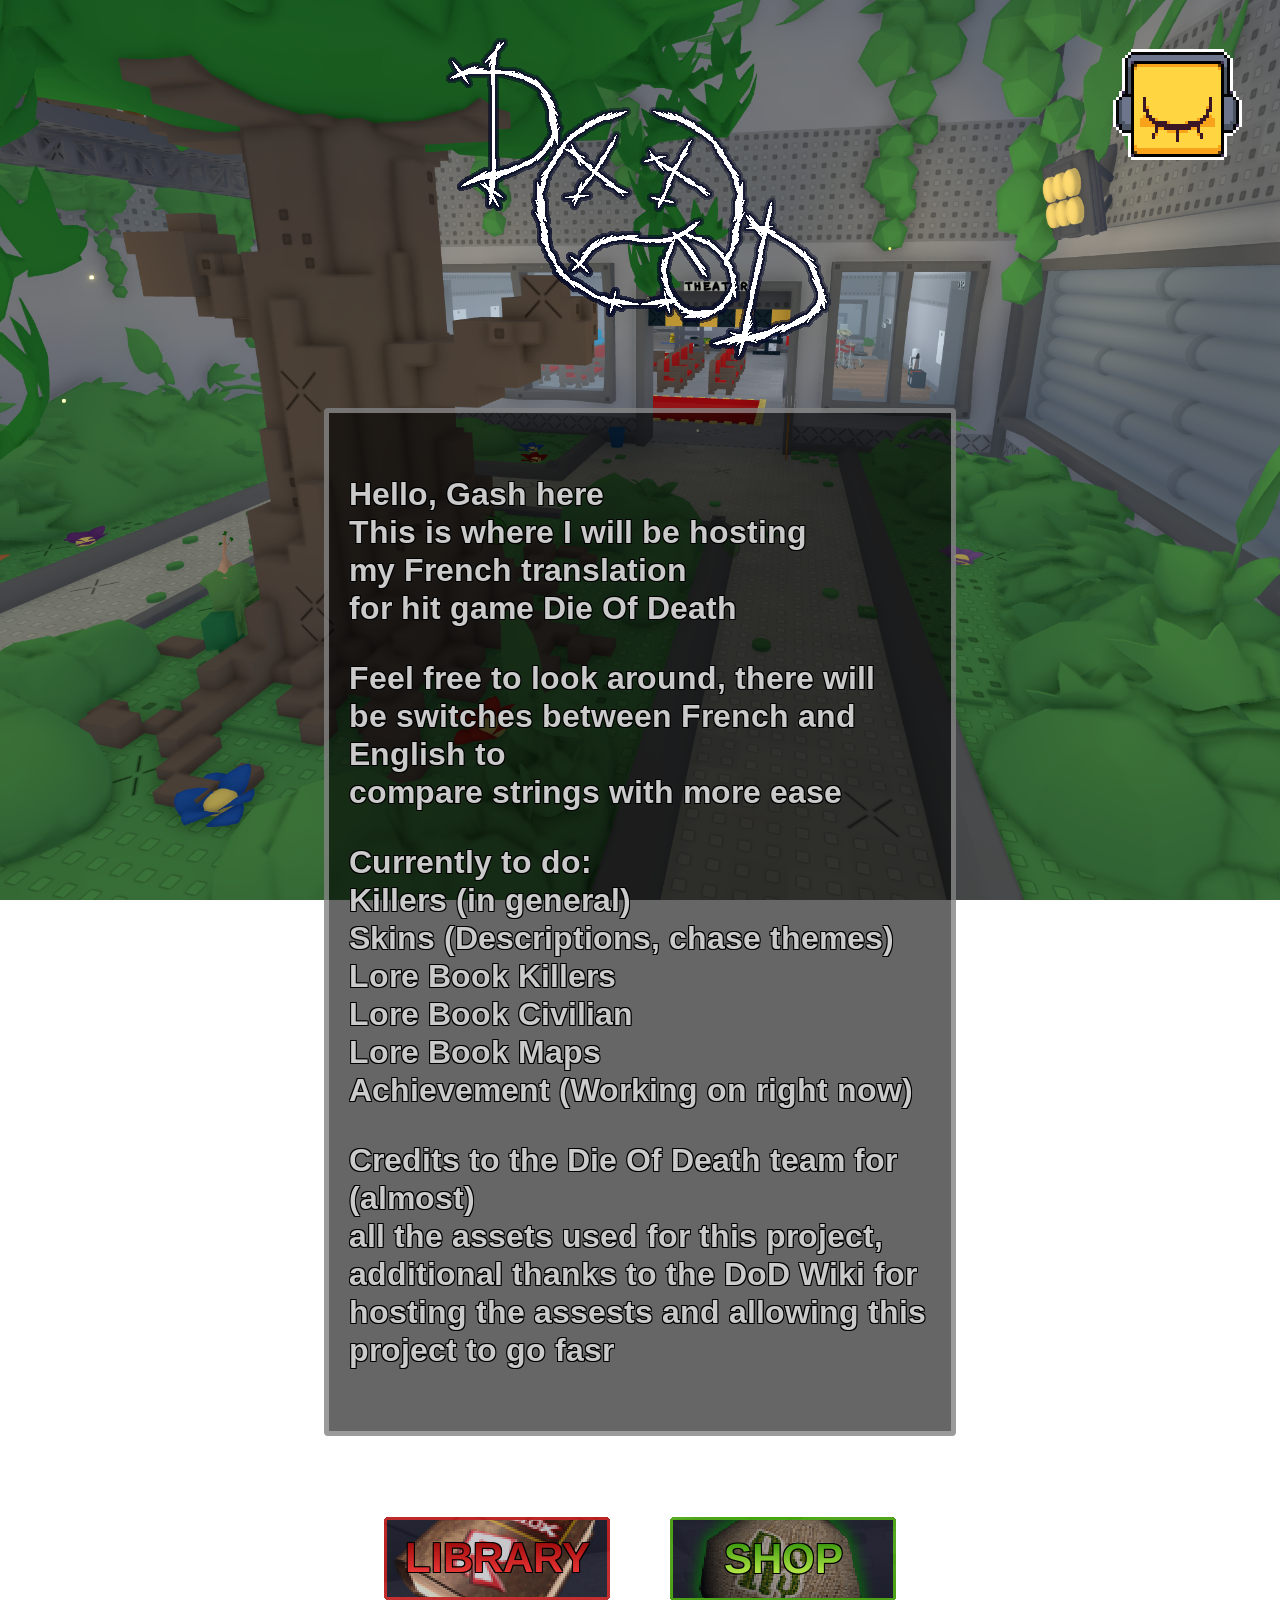
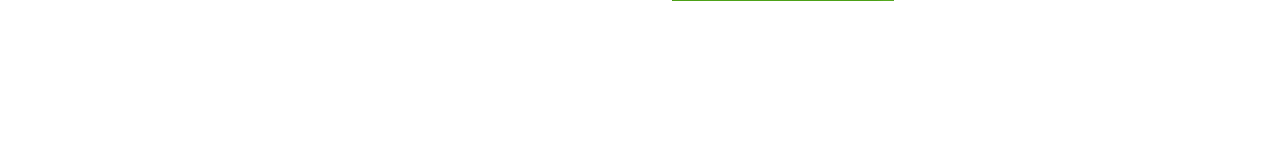
<file: index.html>
<!DOCTYPE html>
<html lang="fr">

<head>
  <meta charset="UTF-8">
  <title>Die of French</title>
  <link rel="stylesheet" href="Css/DoDHome.css"/>

</head>

<body>
  <audio id="main-theme" src="Music/MainMenuTheme.ogg" autoplay loop></audio>

  <div class="music-mute">
    <button id="harken">
      <img src="MusicMute/HarkenAudioSettingIconStill1.png" id="harken-icon">
    </button>
  </div>

  <div class="logo">
    <img src="Iconography/DoDCompactLogo.png" type="image">
  </div>

  <div class="TextBox">
    <div class="Text">
      <p>Hello, Gash here<br>
        This is where I will be hosting<br> 
        my French translation <br> for hit game Die Of Death</p>
      <p>Feel free to look around, there will<br>
            be switches between French and English to<br>
            compare strings with more ease</p>

      <p>Currently to do:<br>
            Killers (in general)<br>
            Skins (Descriptions, chase themes)<br>
            Lore Book Killers<br>
            Lore Book Civilian<br>
            Lore Book Maps<br>
            Achievement (Working on right now)<br></p>

        <p>Credits to the Die Of Death team for (almost)<br>
          all the assets used for this project,<br>
          additional thanks to the DoD Wiki for<br>
          hosting the assests and allowing this<br>
          project to go fasr</p>

      </p>      
    </div>
  </div>

  <div class="ButtonSetter">
    <div class="Redirect">
      <div class="Library">
        <button style="border: none; cursor:pointer;" class="LibraryDOD"
          onclick="location.href='Subpages/DieOfDeathLibrary.html'">
          <img src="Buttons/LibraryDOD.png">
        </button>
      </div>

      <div clas="Shop">
        <button style="border: none; cursor:pointer;" class="Shop"
          onclick="location.href='Subpages/DieOfDeathShop.html'">
          <img src="Buttons/ShopDOD.png">
        </button>
      </div>
    </div>
  </div>
  
  <script>
    const music = document.getElementById("main-theme");
    const button = document.getElementById("harken");
    const icon = document.getElementById("harken-icon");

    const audio = document.getElementById("main-theme");
    audio.volume = 0.3

    const harkenPause = "MusicMute/HarkenAudioSettingIconStill1.png";
    const harkenPlay = "MusicMute/HarkenAudioSettingIconStill4.png";

    const framesPause = [
      "MusicMute/HarkenAudioSettingIconStill4.png",
      "MusicMute/HarkenAudioSettingIconStill3.png",
      "MusicMute/HarkenAudioSettingIconStill2.png",
      "MusicMute/HarkenAudioSettingIconStill1.png"
    ];

    const framesPlay = [
      "MusicMute/HarkenAudioSettingIconStill1.png",
      "MusicMute/HarkenAudioSettingIconStill2.png",
      "MusicMute/HarkenAudioSettingIconStill3.png",
      "MusicMute/HarkenAudioSettingIconStill4.png"
    ];

    var noise = new Audio('Music/Shopselect.ogg');
    noise.volume = 0.07;
    noise.playbackRate = 2;

    const frameTime = 85; //reminder it"s per ms

    let animPlaying = false;

    function playAnim(frames, callback) {
      animPlaying = true;
      let i = 0;

      function showNextFrame() {
        icon.src = frames[i];
        i++;
        if (i < frames.length) {
          setTimeout(showNextFrame, frameTime);
        } else {
          animPlaying = false;
          if (callback) callback();
        }
      }
      showNextFrame();
    }

    function togglemusic() {
      if (animPlaying) return;

      if (music.paused) {
        music.play();
        playAnim(framesPlay);
        noise.play();
      } else {
        music.pause();
        playAnim(framesPause);
        noise.play();
      }
    }

    button.addEventListener("click", togglemusic);

  </script>

</body>

</html>
</file>
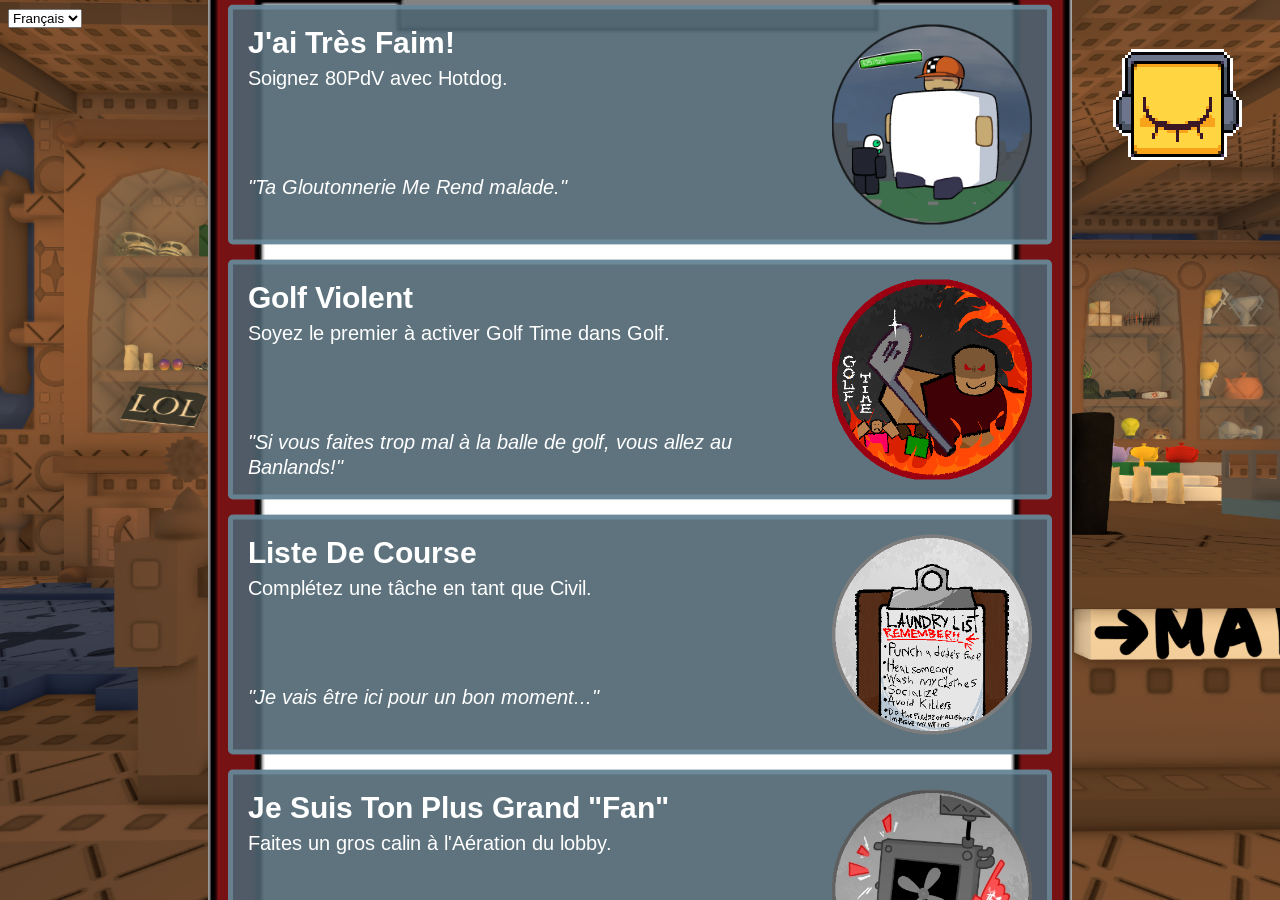
<file: Subpages/DieOfDeathAchievement.html>
<!DOCTYPE html>
<html lang="en">

<head>
    <meta charset="UTF-8">
    <title>Die of French</title>
    <link rel="stylesheet" href="../Css/DoDAchieve.css" />

</head>

<body>
    <audio id="main-theme" src="../Music/LibraryAmbience.ogg" autoplay loop></audio>

    <div class="music-mute">
        <button id="harken">
            <img src="../MusicMute/HarkenAudioSettingIconStill1.png" id="harken-icon">
        </button>
    </div>

    <div class="language-selector">
        <select id="language-select">
            <option value="fr" selected>Français</option>
            <option value="en">English</option>
        </select>

        <div class="achievement-container">
            <div class="achievement-buttons">
                <button class="achievement-btn active" data-category="fun">Fun</button>
                <button class="achievement-btn" data-category="completion">Completion</button>
                <button class="achievement-btn" data-category="challenge">Challenge</button>
                <button class="achievement-btn" data-category="secret">Secret</button>
            </div>

            <div class="achievement-content">
                <div id="fun" class="achievement-category active">

                    <div class="Achievement" data-achievement-id="hungry">
                        <div>
                            <p class="title"></p>
                            <p class="description"></p><br><br><br>
                            <p class="quote"></p>
                        </div>
                        <img src="../Achievements/ImVeryHungry.webp">
                    </div>

                    <div class="Achievement" data-achievement-id="golf">
                        <div>
                            <p class="title"></p>
                            <p class="description"></p><br><br><br>
                            <p class="quote"></p>
                        </div>
                        <img src="../Achievements/ViolentGolf.webp">
                    </div>

                    <div class="Achievement" data-achievement-id="laundry">
                        <div>
                            <p class="title"></p>
                            <p class="description"></p><br><br><br>
                            <p class="quote"></p>
                        </div>
                        <img src="../Achievements/LaundryList.webp">
                    </div>

                    <div class="Achievement" data-achievement-id="fan">
                        <div>
                            <p class="title"></p>
                            <p class="description"></p><br><br><br>
                            <p class="quote"></p>
                        </div>
                        <img src="../Achievements/ImYourBiggestFan.webp">
                    </div>

                    <div class="Achievement" data-achievement-id="saver">
                        <div>
                            <p class="title"></p>
                            <p class="description"></p><br><br><br>
                            <p class="quote"></p>
                        </div>
                        <img src="../Achievements/LifeSaver.webp">
                    </div>

                    <div class="Achievement" data-achievement-id="scholar">
                        <div>
                            <p class="title"></p>
                            <p class="description"></p><br><br><br>
                            <p class="quote"></p>
                        </div>
                        <img src="../Achievements/StudiousScholar.webp">
                    </div>

                    <div class="Achievement" data-achievement-id="synergy">
                        <div>
                            <p class="title"></p>
                            <p class="description"></p><br><br><br>
                            <p class="quote"></p>
                        </div>
                        <img src="../Achievements/BestOfBothWorlds.webp">
                    </div>

                    <div class="Achievement" data-achievement-id="karma">
                        <div>
                            <p class="title"></p>
                            <p class="description"></p><br><br><br>
                            <p class="quote"></p>
                        </div>
                        <img src="../Achievements/KarmaCalled.webp">
                    </div>
                </div>

                <div id="completion" class="achievement-category">

                    <div class="Achievement" data-achievement-id="shift">
                        <div>
                            <p class="title"></p>
                            <p class="description"></p><br><br><br>
                            <p class="quote"></p>
                        </div>
                        <img src="../Achievements/NeverEndingShift.webp">
                    </div>

                    <div class="Achievement" data-achievement-id="sight">
                        <div>
                            <p class="title"></p>
                            <p class="description"></p><br><br><br>
                            <p class="quote"></p>
                        </div>
                        <img src="../Achievements/SightSlaying.webp">
                    </div>

                    <div class="Achievement" data-achievement-id="minutes">
                        <div>
                            <p class="title"></p>
                            <p class="description"></p><br><br><br>
                            <p class="quote"></p>
                        </div>
                        <img src="../Achievements/MeasuringMinutes.webp">
                    </div>

                    <div class="Achievement" data-achievement-id="bounce">
                        <div>
                            <p class="title"></p>
                            <p class="description"></p><br><br><br>
                            <p class="quote"></p>
                        </div>
                        <img src="../Achievements/ImJustSaiyan.webp">
                    </div>

                    <div class="Achievement" data-achievement-id="death">
                        <div>
                            <p class="title"></p>
                            <p class="description"></p><br><br><br>
                            <p class="quote"></p>
                        </div>
                        <img src="../Achievements/HereLiesYou.webp">
                    </div>

                    <div class="Achievement" data-achievement-id="showtime">
                        <div>
                            <p class="title"></p>
                            <p class="description"></p><br><br><br>
                            <p class="quote"></p>
                        </div>
                        <img src="../Achievements/StealingTheSpotlight.webp">
                    </div>

                    <div class="Achievement" data-achievement-id="double">
                        <div>
                            <p class="title"></p>
                            <p class="description"></p><br><br><br>
                            <p class="quote"></p>
                        </div>
                        <img src="../Achievements/DoubleOrNothing.webp">
                    </div>

                    <div class="Achievement" data-achievement-id="seconds">
                        <div>
                            <p class="title"></p>
                            <p class="description"></p><br><br><br>
                            <p class="quote"></p>
                        </div>
                        <img src="../Achievements/CountingSeconds.webp">
                    </div>

                    <div class="Achievement" data-achievement-id="careless">
                        <div>
                            <p class="title"></p>
                            <p class="description"></p><br><br><br>
                            <p class="quote"></p>
                        </div>
                        <img src="../Achievements/SurvivorsGuilt.webp">
                    </div>

                    <div class="Achievement" data-achievement-id="golfer">
                        <div>
                            <p class="title"></p>
                            <p class="description"></p><br><br><br>
                            <p class="quote"></p>
                        </div>
                        <img src="../Achievements/GolfEnthusiast.webp">
                    </div>

                    <div class="Achievement" data-achievement-id="sightbreaker">
                        <div>
                            <p class="title"></p>
                            <p class="description"></p><br><br><br>
                            <p class="quote"></p>
                        </div>
                        <img src="../Achievements/FearAndHunger.webp">
                    </div>

                    <div class="Achievement" data-achievement-id="shootdown">
                        <div>
                            <p class="title"></p>
                            <p class="description"></p><br><br><br>
                            <p class="quote"></p>
                        </div>
                        <img src="../Achievements/HighNoon.webp">
                    </div>

                    <div class="Achievement" data-achievement-id="big-spender">
                        <div>
                            <p class="title"></p>
                            <p class="description"></p><br><br><br>
                            <p class="quote"></p>
                        </div>
                        <img src="../Achievements/BigSpender.webp">
                    </div>

                    <div class="Achievement" data-achievement-id="hot-stuff">
                        <div>
                            <p class="title"></p>
                            <p class="description"></p><br><br><br>
                            <p class="quote"></p>
                        </div>
                        <img src="../Achievements/HotStuff.webp">
                    </div>

                    <div class="Achievement" data-achievement-id="bloodshed">
                        <div>
                            <p class="title"></p>
                            <p class="description"></p><br><br><br>
                            <p class="quote"></p>
                        </div>
                        <img src="../Achievements/Bloodshed.webp">
                    </div>

                    <div class="Achievement" data-achievement-id="rebirth">
                        <div>
                            <p class="title"></p>
                            <p class="description"></p><br><br><br>
                            <p class="quote"></p>
                        </div>
                        <img src="../Achievements/BornAgain.webp">
                    </div>

                    <div class="Achievement" data-achievement-id="dienation">
                        <div>
                            <p class="title"></p>
                            <p class="description"></p><br><br><br>
                            <p class="quote"></p>
                        </div>
                        <img src="../Achievements/BiggestThreatInTheRoom.webp">
                    </div>

                    <div class="Achievement" data-achievement-id="10kill">
                        <div>
                            <p class="title"></p>
                            <p class="description"></p><br><br><br>
                            <p class="quote"></p>
                        </div>
                        <img src="../Achievements/HumbleBeginnings.webp">
                    </div>

                    <div class="Achievement" data-achievement-id="1kill">
                        <div>
                            <p class="title"></p>
                            <p class="description"></p><br><br><br>
                            <p class="quote"></p>
                        </div>
                        <img src="../Achievements/TheFirstOfMany.webp">
                    </div>

                    <div class="Achievement" data-achievement-id="lilspender">
                        <div>
                            <p class="title"></p>
                            <p class="description"></p><br><br><br>
                            <p class="quote"></p>
                        </div>
                        <img src="../Achievements/LittleSpender.webp">
                    </div>

                    <div class="Achievement" data-achievement-id="standing">
                        <div>
                            <p class="title"></p>
                            <p class="description"></p><br><br><br>
                            <p class="quote"></p>
                        </div>
                        <img src="../Achievements/StillStandingBadge.webp">
                    </div>

                    <div class="Achievement" data-achievement-id="rich-mf">
                        <div>
                            <p class="title"></p>
                            <p class="description"></p><br><br><br>
                            <p class="quote"></p>
                        </div>
                        <img src="../Achievements/SizableWallet.webp">
                    </div>

                    <div class="Achievement" data-achievement-id="let-die">
                        <div>
                            <p class="title"></p>
                            <p class="description"></p><br><br><br>
                            <p class="quote"></p>
                        </div>
                        <img src="../Achievements/LiveAndLetDieBadge.webp">
                    </div>

                    <div class="Achievement" data-achievement-id="100kill">
                        <div>
                            <p class="title"></p>
                            <p class="description"></p><br><br><br>
                            <p class="quote"></p>
                        </div>
                        <img src="../Achievements/AnotherMarkOnTheTally.webp">
                    </div>

                    <div class="Achievement" data-achievement-id="harken-mastery">
                        <div>
                            <p class="title"></p>
                            <p class="description"></p><br><br><br>
                            <p class="quote"></p>
                        </div>
                        <img src="../Achievements/VividRecollection.webp">
                    </div>

                    <div class="Achievement" data-achievement-id="killdroid-mastery">
                        <div>
                            <p class="title"></p>
                            <p class="description"></p><br><br><br>
                            <p class="quote"></p>
                        </div>
                        <img src="../Achievements/-MISSIONSUCCESS-.webp">
                    </div>

                    <div class="Achievement" data-achievement-id="miséricorde">
                        <div>
                            <p class="title"></p>
                            <p class="description"></p><br><br><br>
                            <p class="quote"></p>
                        </div>
                        <img src="../Achievements/LesMiserables.webp">
                    </div>

                    <div class="Achievement" data-achievement-id="badware-mastery">
                        <div>
                            <p class="title"></p>
                            <p class="description"></p><br><br><br>
                            <p class="quote"></p>
                        </div>
                        <img src="../Achievements/-SYSTEM_PURGE-.webp">
                    </div>

                    <div class="Achievement" data-achievement-id="pursuer-mastery">
                        <div>
                            <p class="title"></p>
                            <p class="description"></p><br><br><br>
                            <p class="quote"></p>
                        </div>
                        <img src="../Achievements/ThrillOfTheHunt.webp">
                    </div>
                </div>

                <div id="challenge" class="achievement-category">

                    <div class="Achievement" data-achievement-id="two-birds">
                        <div>
                            <p class="title"></p>
                            <p class="description"></p><br><br><br>
                            <p class="quote"></p>
                        </div>
                        <img src="../Achievements/TwoBirdsOneStone.webp">
                    </div>

                    <div class="Achievement" data-achievement-id="nah-ah">
                        <div>
                            <p class="title"></p>
                            <p class="description"></p><br><br><br>
                            <p class="quote"></p>
                        </div>
                        <img src="../Achievements/ImNotAfraidOfYouAnymore.webp">
                    </div>

                    <div class="Achievement" data-achievement-id="rebirth2">
                        <div>
                            <p class="title"></p>
                            <p class="description"></p><br><br><br>
                            <p class="quote"></p>
                        </div>
                        <img src="../Achievements/Born-Again.webp">
                    </div>


                    <div class="Achievement" data-achievement-id="lebron">
                        <div>
                            <p class="title"></p>
                            <p class="description"></p><br><br><br>
                            <p class="quote"></p>
                        </div>
                        <img src="../Achievements/3-POINTER.webp">
                    </div>

                    <div class="Achievement" data-achievement-id="slaughterhouse">
                        <div>
                            <p class="title"></p>
                            <p class="description"></p><br><br><br>
                            <p class="quote"></p>
                        </div>
                        <img src="../Achievements/Slaughterhouse.webp">
                    </div>

                    <div class="Achievement" data-achievement-id="help-wanted">
                        <div>
                            <p class="title"></p>
                            <p class="description"></p><br><br><br>
                            <p class="quote"></p>
                        </div>
                        <img src="../Achievements/HelpWanted.webp">
                    </div>

                    <div class="Achievement" data-achievement-id="nightmare">
                        <div>
                            <p class="title"></p>
                            <p class="description"></p><br><br><br>
                            <p class="quote"></p>
                        </div>
                        <img src="../Achievements/LucidNightmare.webp">
                    </div>

                    <div class="Achievement" data-achievement-id="spec-tater">
                        <div>
                            <p class="title"></p>
                            <p class="description"></p><br><br><br>
                            <p class="quote"></p>
                        </div>
                        <img src="../Achievements/Spec-Tater.webp">
                    </div>

                    <div class="Achievement" data-achievement-id="combat-medic">
                        <div>
                            <p class="title"></p>
                            <p class="description"></p><br><br><br>
                            <p class="quote"></p>
                        </div>
                        <img src="../Achievements/CombatMedic.webp">
                    </div>

                    <div class="Achievement" data-achievement-id="mulligan">
                        <div>
                            <p class="title"></p>
                            <p class="description"></p><br><br><br>
                            <p class="quote"></p>
                        </div>
                        <img src="../Achievements/Mulligan.webp">
                    </div>

                    <div class="Achievement" data-achievement-id="scratch">
                        <div>
                            <p class="title"></p>
                            <p class="description"></p><br><br><br>
                            <p class="quote"></p>
                        </div>
                        <img src="../Achievements/TisButAScratch.webp">
                    </div>

                    <div class="Achievement" data-achievement-id="dod-any%">
                        <div>
                            <p class="title"></p>
                            <p class="description"></p><br><br><br>
                            <p class="quote"></p>
                        </div>
                        <img src="../Achievements/DieOfDeathAnyWR.webp">
                    </div>

                    <div class="Achievement" data-achievement-id="deep-dive">
                        <div>
                            <p class="title"></p>
                            <p class="description"></p><br><br><br>
                            <p class="quote"></p>
                        </div>
                        <img src="../Achievements/DeepDive.webp">
                    </div>

                    <div class="Achievement" data-achievement-id="1hp">
                        <div>
                            <p class="title"></p>
                            <p class="description"></p><br><br><br>
                            <p class="quote"></p>
                        </div>
                        <img src="../Achievements/TeeteringOnTheEdgeOfLife.webp">
                    </div>

                    <div class="Achievement" data-achievement-id="youtube">
                        <div>
                            <p class="title"></p>
                            <p class="description"></p><br><br><br>
                            <p class="quote"></p>
                        </div>
                        <img src="../Achievements/EveryDoDYoutuberBeLike.webp">
                    </div>

                    <div class="Achievement" data-achievement-id="for-those">
                        <div>
                            <p class="title"></p>
                            <p class="description"></p><br><br><br>
                            <p class="quote"></p>
                        </div>
                        <img src="../Achievements/ForThoseWeLostAlongTheWay.webp">
                    </div>

                    <div class="Achievement" data-achievement-id="the-best-def">
                        <div>
                            <p class="title"></p>
                            <p class="description"></p><br><br><br>
                            <p class="quote"></p>
                        </div>
                        <img src="../Achievements/TheBestDefense.webp">
                    </div>

                    <div class="Achievement" data-achievement-id="meet-the-sniper">
                        <div>
                            <p class="title"></p>
                            <p class="description"></p>
                            </p><br><br><br>
                            <p class="quote"></p>
                        </div>
                        <img src="../Achievements/MeetTheSniper.webp">
                    </div>

                    <div class="Achievement" data-achievement-id="trophy">
                        <div>
                            <p class="title"></p>
                            <p class="description"></p><br><br><br>
                            <p class="quote"></p>
                        </div>
                        <img src="../Achievements/ParticipationTrophy.webp">
                    </div>

                    <div class="Achievement" data-achievement-id="albatross">
                        <div>
                            <p class="title"></p>
                            <p class="description"></p><br><br><br>
                            <p class="quote"></p>
                        </div>
                        <img src="../Achievements/Albatross.webp">
                    </div>

                    <div class="Achievement" data-achievement-id="luck">
                        <div>
                            <p class="title"></p>
                            <p class="description"></p><br><br><br>
                            <p class="quote"></p>
                        </div>
                        <img src="../Achievements/LuckOfTheDraw.webp">
                    </div>

                    <div class="Achievement" data-achievement-id="give-'em-hell">
                        <div>
                            <p class="title"></p>
                            <p class="description"></p><br><br><br>
                            <p class="quote"></p>
                        </div>
                        <img src="../Achievements/GiveEmHell!.webp">
                    </div>

                    <div class="Achievement" data-achievement-id="mann-vs.-machine">
                        <div>
                            <p class="title"></p>
                            <p class="description"></p><br><br><br>
                            <p class="quote"></p>
                        </div>
                        <img src="../Achievements/MannVsMachine.webp">
                    </div>

                    <div class="Achievement" data-achievement-id="comeback">
                        <div>
                            <p class="title"></p>
                            <p class="description"></p><br><br><br>
                            <p class="quote"></p>
                        </div>
                        <img src="../Achievements/DontCallItAComeback!.webp">
                    </div>

                </div>

                <div id="secret" class="achievement-category">

                    <div class="Achievement" data-achievement-id="waterbaby">
                        <div>
                            <p class="title"></p>
                            <p class="description"></p><br><br><br>
                            <p class="quote"></p>
                        </div>
                        <img src="../Achievements/WaterBaby.webp">
                    </div>

                    <div class="Achievement" data-achievement-id="spine">
                        <div>
                            <p class="title"></p>
                            <p class="description"></p><br><br><br>
                            <p class="quote"></p>
                        </div>
                        <img src="../Achievements/MySpineHurtsEveryNight.webp">
                    </div>

                    <div class="Achievement" data-achievement-id="kaboom">
                        <div>
                            <p class="title"></p>
                            <p class="description"></p><br><br><br>
                            <p class="quote"></p>
                        </div>
                        <img src="../Achievements/NewKABOOM.webp">
                    </div>

                </div>
            </div>
        </div>


        <script>
            //Mute button + animation
            const music = document.getElementById("main-theme");
            const button = document.getElementById("harken");
            const icon = document.getElementById("harken-icon");

            const harkenPause = "../MusicMute/HarkenAudioSettingIconStill1.png";
            const harkenPlay = "../MusicMute/HarkenAudioSettingIconStill4.png";

            const audio = document.getElementById("main-theme");
            audio.volume = 0.3

            const framesPause = [
                "../MusicMute/HarkenAudioSettingIconStill4.png",
                "../MusicMute/HarkenAudioSettingIconStill3.png",
                "../MusicMute/HarkenAudioSettingIconStill2.png",
                "../MusicMute/HarkenAudioSettingIconStill1.png"
            ];

            const framesPlay = [
                "../MusicMute/HarkenAudioSettingIconStill1.png",
                "../MusicMute/HarkenAudioSettingIconStill2.png",
                "../MusicMute/HarkenAudioSettingIconStill3.png",
                "../MusicMute/HarkenAudioSettingIconStill4.png"
            ];

            const frameTime = 85; //reminder it's per ms

            let animPlaying = false;

            function playAnim(frames, callback) {
                animPlaying = true;
                let i = 0;

                function showNextFrame() {
                    icon.src = frames[i];
                    i++;
                    if (i < frames.length) {
                        setTimeout(showNextFrame, frameTime);
                    } else {
                        animPlaying = false;
                        if (callback) callback();
                    }
                }

                showNextFrame();
            }

            function togglemusic() {
                if (animPlaying) return;

                if (music.paused) {
                    music.play();
                    playAnim(framesPlay);
                } else {
                    music.pause();
                    playAnim(framesPause);
                }
            }

            button.addEventListener("click", togglemusic);

            

            document.addEventListener('DOMContentLoaded', function () {
                const buttons = document.querySelectorAll('.achievement-btn');
                const categories = document.querySelectorAll('.achievement-category');

                buttons.forEach(button => {
                    button.addEventListener('click', function () {
                        buttons.forEach(btn => btn.classList.remove('active'));
                        this.classList.add('active');

                        const category = this.getAttribute('data-category');
                        categories.forEach(cat => cat.classList.remove('active'));

                        const targetCategory = document.getElementById(category);
                        if (targetCategory) {
                            targetCategory.classList.add('active');
                        }
                    });
                });

                const languageSelect = document.getElementById('language-select');

                // 
                function loadLanguage(lang) {
                    fetch(`Language/${lang}.json`)
                        .then(response => response.json())
                        .then(data => {
                            updateAchievements(data.achievements);
                        })
                        .catch(error => console.error('Something went wrong cuh', error));
                }

                loadLanguage(languageSelect.value);

                languageSelect.addEventListener('change', function () {
                    loadLanguage(this.value);
                });

                function updateAchievements(achievements) {
                    //fills in automatically for each class according to the json
                    achievements.forEach(achievement => {
                        const element = document.querySelector(`[data-achievement-id="${achievement.id}"]`);
                        if (element) {
                            const title = element.querySelector('.title');
                            const description = element.querySelector('.description');
                            const quote = element.querySelector('.quote');

                            if (title) title.textContent = achievement.title;
                            if (description) description.textContent = achievement.description;
                            if (quote) quote.textContent = achievement.quote;
                        }
                    });
                }
            });
        </script>
</body>

</html>
</file>
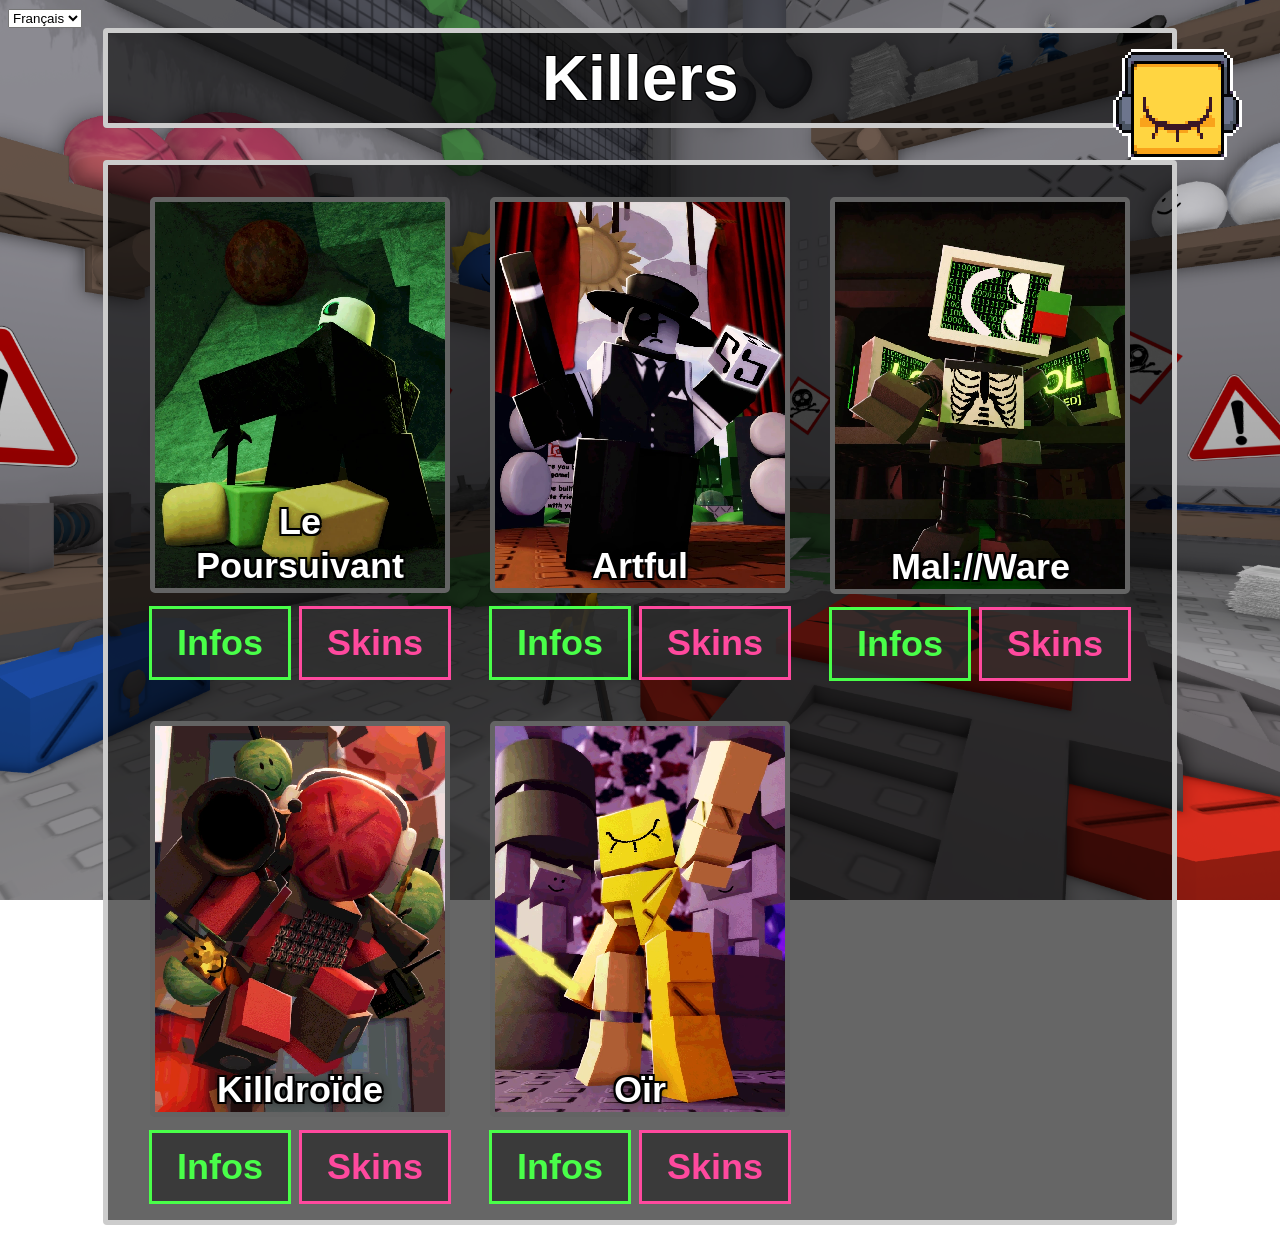
<file: Subpages/DieOfDeathKillerShop.html>
<!DOCTYPE html>
<html lang="fr">

<head>
    <meta charset="UTF-8">
    <title>Die of French</title>
    <link rel="stylesheet" href="../Css/DoDKillerShop.css" />

</head>

<body>
    <audio id="main-theme" src="../Music/DieOfDeathShopTheme.ogg" autoplay loop></audio>

    <div class="music-mute">
        <button id="harken">
            <img src="../MusicMute/HarkenAudioSettingIconStill1.png" id="harken-icon">
        </button>
    </div>

    <div class="language-selector">
        <select id="language-select">
            <option value="fr" selected>Français</option>
            <option value="en">English</option>
        </select>

        <div class="TextBoxSHOP">
            <div class="Text">
                <p style="justify-content: left;">Killers</p>
            </div>
        </div>

        <div class="TextBox">
            <div class="KillerBox">

                <div class="Killer" data-killer-id="pursuer">
                    <div style="position: relative; width: 100%;">
                        <img src="../Killers/PursuerRenderV5.webp">
                        <p class="name"></p>
                    </div>
                    <div class="redirect">
                        <button class="killer-btn" data-category="infos" onclick="location.href='Pursuer/DieOfDeathPursuerInfo.html'">Infos</button>
                        <button class="killer-btn" data-category="skins"onclick="location.href='WIP.html'">Skins</button>
                    </div>
                </div>


                <div class="Killer" data-killer-id="artful">
                    <div style="position: relative; width: 100%;">
                        <img src="../Killers/ArtfulRenderV4.webp">
                        <p class="name"></p>
                    </div>
                    <div class="redirect">
                        <button class="killer-btn" data-category="infos" onclick="location.href='Artful/DieOfDeathArtfulInfo.html'">Infos</button>
                        <button class="killer-btn" data-category="skins"data-category="skins" onclick="location.href='WIP.html'">Skins</button>
                    </div>
                </div>

                <div class="Killer" data-killer-id="badware">
                    <div style="position: relative; width: 100%;">
                        <img src="../Killers/BadwareRenderV3.webp">
                        <p class="name"></p>
                    </div>
                    <div class="redirect">
                        <button class="killer-btn" data-category="infos" onclick="location.href='Badware/DieOfDeathBadwareInfo.html'">Infos</button>
                        <button class="killer-btn" data-category="skins" onclick="location.href='WIP.html'">Skins</button>
                    </div>
                </div>

                <div class="Killer" data-killer-id="killdroid">
                    <div style="position: relative; width: 100%;">
                        <img src="../Killers/KilldroidRenderV5.webp">
                        <p class="name"></p>
                    </div>
                    <div class="redirect">
                        <button class="killer-btn" data-category="infos" onclick="location.href='Killdroid/DieOfDeathKilldroidInfo.html'">Infos</button>
                        <button class="killer-btn" data-category="skins" onclick="location.href='WIP.html'">Skins</button>
                    </div>
                </div>

                <div class="Killer" data-killer-id="harken">
                    <div style="position: relative; width: 100%;">
                        <img src="../Killers/HarkenRenderV3.webp">
                        <p class="name"></p>
                    </div>
                    <div class="redirect">
                        <button class="killer-btn" data-category="infos" onclick="location.href='Harken/DieOfDeathHarkenInfo.html'">Infos</button>
                        <button class="killer-btn" data-category="skins" onclick="location.href='WIP.html'">Skins</button>
                    </div>
                </div>

            </div>
        </div>

        <script>
            const music = document.getElementById("main-theme");
            const button = document.getElementById("harken");
            const icon = document.getElementById("harken-icon");

            const harkenPause = "../MusicMute/HarkenAudioSettingIconStill1.png";
            const harkenPlay = "../MusicMute/HarkenAudioSettingIconStill4.png";

            const audio = document.getElementById("main-theme");
            audio.volume = 0.15

            const framesPause = [
                "../MusicMute/HarkenAudioSettingIconStill4.png",
                "../MusicMute/HarkenAudioSettingIconStill3.png",
                "../MusicMute/HarkenAudioSettingIconStill2.png",
                "../MusicMute/HarkenAudioSettingIconStill1.png"
            ];

            const framesPlay = [
                "../MusicMute/HarkenAudioSettingIconStill1.png",
                "../MusicMute/HarkenAudioSettingIconStill2.png",
                "../MusicMute/HarkenAudioSettingIconStill3.png",
                "../MusicMute/HarkenAudioSettingIconStill4.png"
            ];

            var noise = new Audio('../Music/Shopselect.ogg');
            noise.volume = 0.05;
            noise.playbackRate = 2;

            const frameTime = 85; //reminder it"s per ms

            let animPlaying = false;

            function playAnim(frames, callback) {
                animPlaying = true;
                let i = 0;

                function showNextFrame() {
                    icon.src = frames[i];
                    i++;
                    if (i < frames.length) {
                        setTimeout(showNextFrame, frameTime);
                    } else {
                        animPlaying = false;
                        if (callback) callback();
                    }
                }
                showNextFrame();
            }

            function togglemusic() {
                if (animPlaying) return;

                if (music.paused) {
                    music.play();
                    playAnim(framesPlay);
                    noise.play();
                } else {
                    music.pause();
                    playAnim(framesPause);
                    noise.play();
                }
            }

            button.addEventListener("click", togglemusic);


            const languageSelect = document.getElementById('language-select');

            function loadLanguage(lang) {
                fetch(`Language/${lang}.json`)
                    .then(response => response.json())
                    .then(data => {
                        updateKillers(data.killers);
                    })
                    .catch(error => console.error('Something went wrong cuh', error));
            }

            loadLanguage(languageSelect.value);

            languageSelect.addEventListener('change', function () {
                loadLanguage(this.value);
            });

            function updateKillers(killers) {
                killers.forEach(killer => {
                    const element = document.querySelector(`[data-killer-id="${killer.id}"]`);
                    if (element) {
                        const name = element.querySelector('.name');

                        if (name) name.textContent = killer.name;
                    }
                });
            }
        </script>
</body>

</html>
</file>
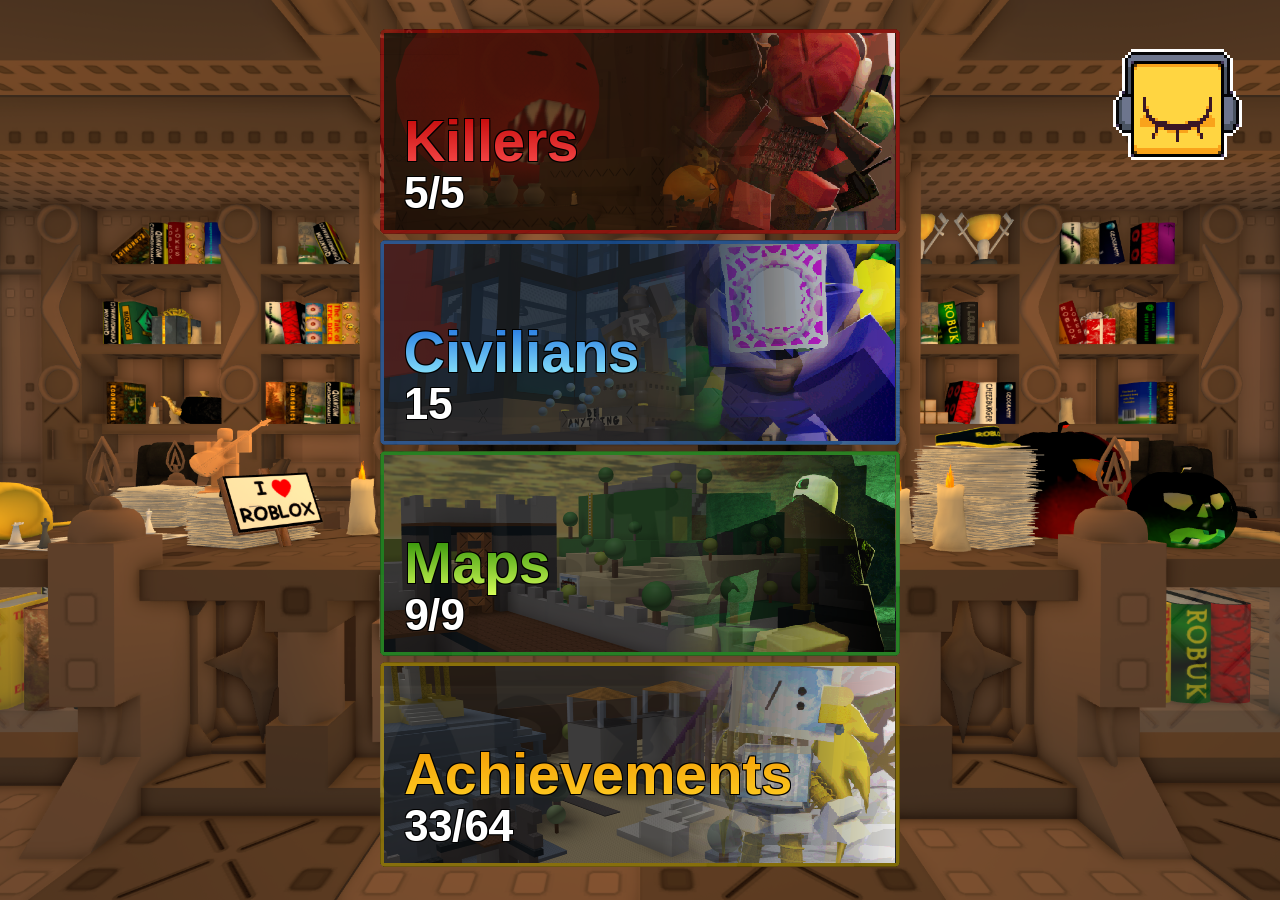
<file: Subpages/DieOfDeathLibrary.html>
<!DOCTYPE html>
<html lang="en">

<head>
    <meta charset="UTF-8">
    <title>Die of French</title>
    <link rel="stylesheet" href="../Css/DoDLibrary.css" />

</head>

<body>
    <audio id="main-theme" src="../Music/LibraryAmbience.ogg" autoplay loop></audio>

    <div class="music-mute">
        <button id="harken">
            <img src="../MusicMute/HarkenAudioSettingIconStill1.png" id="harken-icon">
        </button>
    </div>

  <div class="ButtonSetter">
    <div class="Redirect">
      <div class="Button">
        <button class="LibraryDOD"
          onclick="location.href='WIP.html'">
          <img src="../Buttons/Killers.png">
        </button>
      </div>

      <div class="Civilian">
        <button class="Button"
          onclick="location.href='WIP.html'">
          <img src="../Buttons/Civilians.png">
        </button>
      </div>

      <div class="Maps">
        <button class="Button"
          onclick="location.href='WIP.html'">
          <img src="../Buttons/Maps.png">
        </button>
      </div>

      <div class="Achievement">
        <button class="Button"
          onclick="location.href='DieOfDeathAchievement.html'">
          <img src="../Buttons/Achievement.png">
        </button>
      </div>

    </div>
  </div>

    <script>
        const music = document.getElementById("main-theme");
        const button = document.getElementById("harken");
        const icon = document.getElementById("harken-icon");

        const harkenPause = "../MusicMute/HarkenAudioSettingIconStill1.png";
        const harkenPlay = "../MusicMute/HarkenAudioSettingIconStill4.png";

            const audio = document.getElementById("main-theme");
            audio.volume = 0.3

        const framesPause = [
            "../MusicMute/HarkenAudioSettingIconStill4.png",
            "../MusicMute/HarkenAudioSettingIconStill3.png",
            "../MusicMute/HarkenAudioSettingIconStill2.png",
            "../MusicMute/HarkenAudioSettingIconStill1.png"
        ];

        const framesPlay = [
            "../MusicMute/HarkenAudioSettingIconStill1.png",
            "../MusicMute/HarkenAudioSettingIconStill2.png",
            "../MusicMute/HarkenAudioSettingIconStill3.png",
            "../MusicMute/HarkenAudioSettingIconStill4.png"
        ];

        const frameTime = 85; //reminder it"s per ms

        let animPlaying = false;

        function playAnim(frames, callback) {
            animPlaying = true;
            let i = 0;

            function showNextFrame() {
                icon.src = frames[i];
                i++;
                if (i < frames.length) {
                    setTimeout(showNextFrame, frameTime);
                } else {
                    animPlaying = false;
                    if (callback) callback();
                }
            }

            showNextFrame();
        }

        function togglemusic() {
            if (animPlaying) return;

            if (music.paused) {
                music.play();
                playAnim(framesPlay);
            } else {
                music.pause();
                playAnim(framesPause);
            }
        }

        button.addEventListener("click", togglemusic);
    </script>

</body>

</html>
</file>
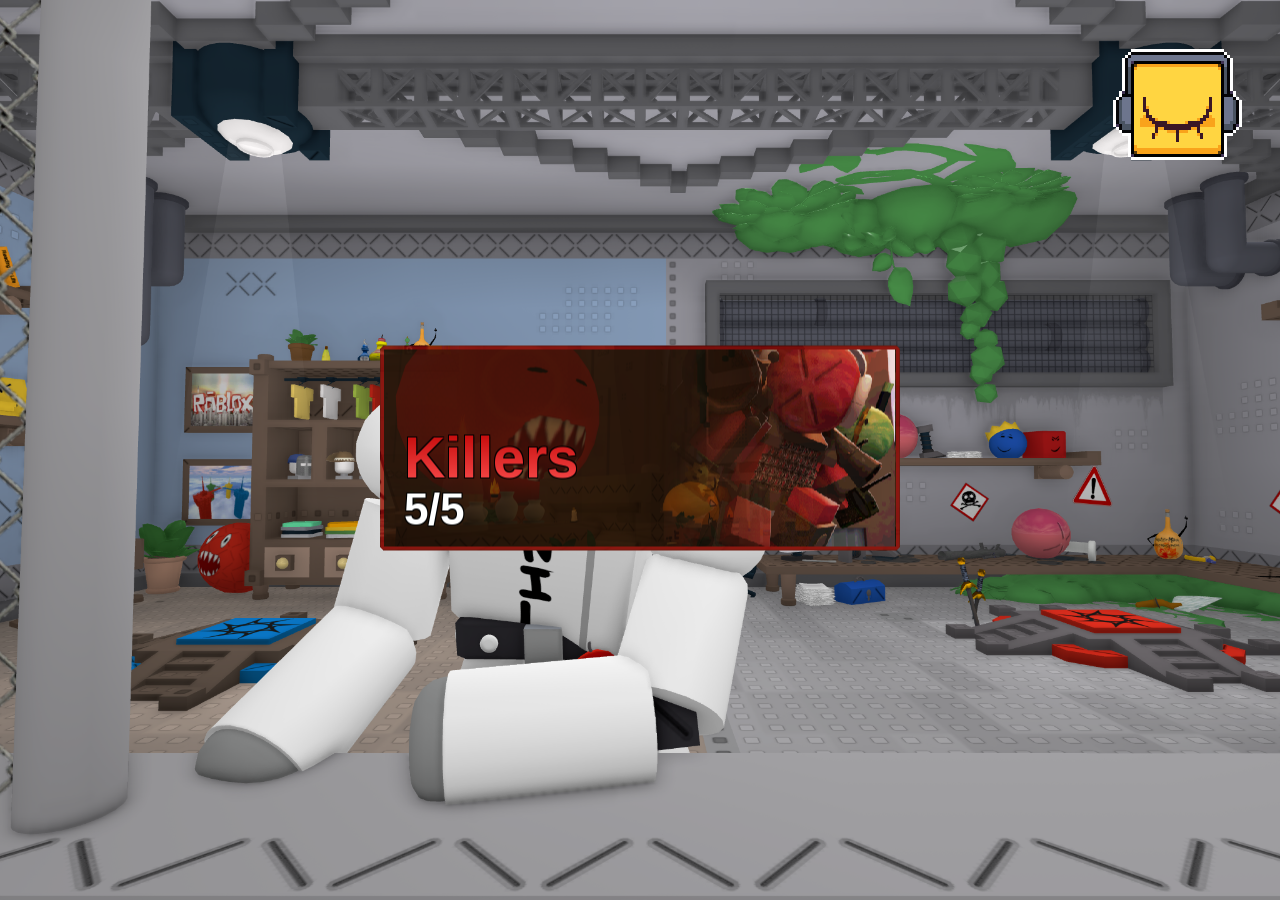
<file: Subpages/DieOfDeathShop.html>
<!DOCTYPE html>
<html lang="en">

<head>
    <meta charset="UTF-8">
    <title>Die of French</title>
    <link rel="stylesheet" href="../Css/DoDShop.css" />

</head>

<body>
    <audio id="main-theme" src="../Music/ShopLofiMix.ogg" autoplay loop></audio>

    <div class="music-mute">
        <button id="harken">
            <img src="../MusicMute/HarkenAudioSettingIconStill1.png" id="harken-icon">
        </button>
    </div>

  <div class="ButtonSetter">
    <div class="Redirect">
      <div class="Button">
        <button class="LibraryDOD"
          onclick="location.href='DieOfDeathKillerShop.html'">
          <img src="../Buttons/Killers.png">
        </button>
      </div>
    </div>
  </div>

    <script>
        const music = document.getElementById("main-theme");
        const button = document.getElementById("harken");
        const icon = document.getElementById("harken-icon");

    const audio = document.getElementById("main-theme");
    audio.volume = 0.15

        const harkenPause = "../MusicMute/HarkenAudioSettingIconStill1.png";
        const harkenPlay = "../MusicMute/HarkenAudioSettingIconStill4.png";

        const framesPause = [
            "../MusicMute/HarkenAudioSettingIconStill4.png",
            "../MusicMute/HarkenAudioSettingIconStill3.png",
            "../MusicMute/HarkenAudioSettingIconStill2.png",
            "../MusicMute/HarkenAudioSettingIconStill1.png"
        ];

        const framesPlay = [
            "../MusicMute/HarkenAudioSettingIconStill1.png",
            "../MusicMute/HarkenAudioSettingIconStill2.png",
            "../MusicMute/HarkenAudioSettingIconStill3.png",
            "../MusicMute/HarkenAudioSettingIconStill4.png"
        ];

        const frameTime = 85; //reminder it"s per ms

        let animPlaying = false;

        function playAnim(frames, callback) {
            animPlaying = true;
            let i = 0;

            function showNextFrame() {
                icon.src = frames[i];
                i++;
                if (i < frames.length) {
                    setTimeout(showNextFrame, frameTime);
                } else {
                    animPlaying = false;
                    if (callback) callback();
                }
            }

            showNextFrame();
        }

        function togglemusic() {
            if (animPlaying) return;

            if (music.paused) {
                music.play();
                playAnim(framesPlay);
            } else {
                music.pause();
                playAnim(framesPause);
            }
        }

        button.addEventListener("click", togglemusic);
    </script>

</body>

</html>
</file>
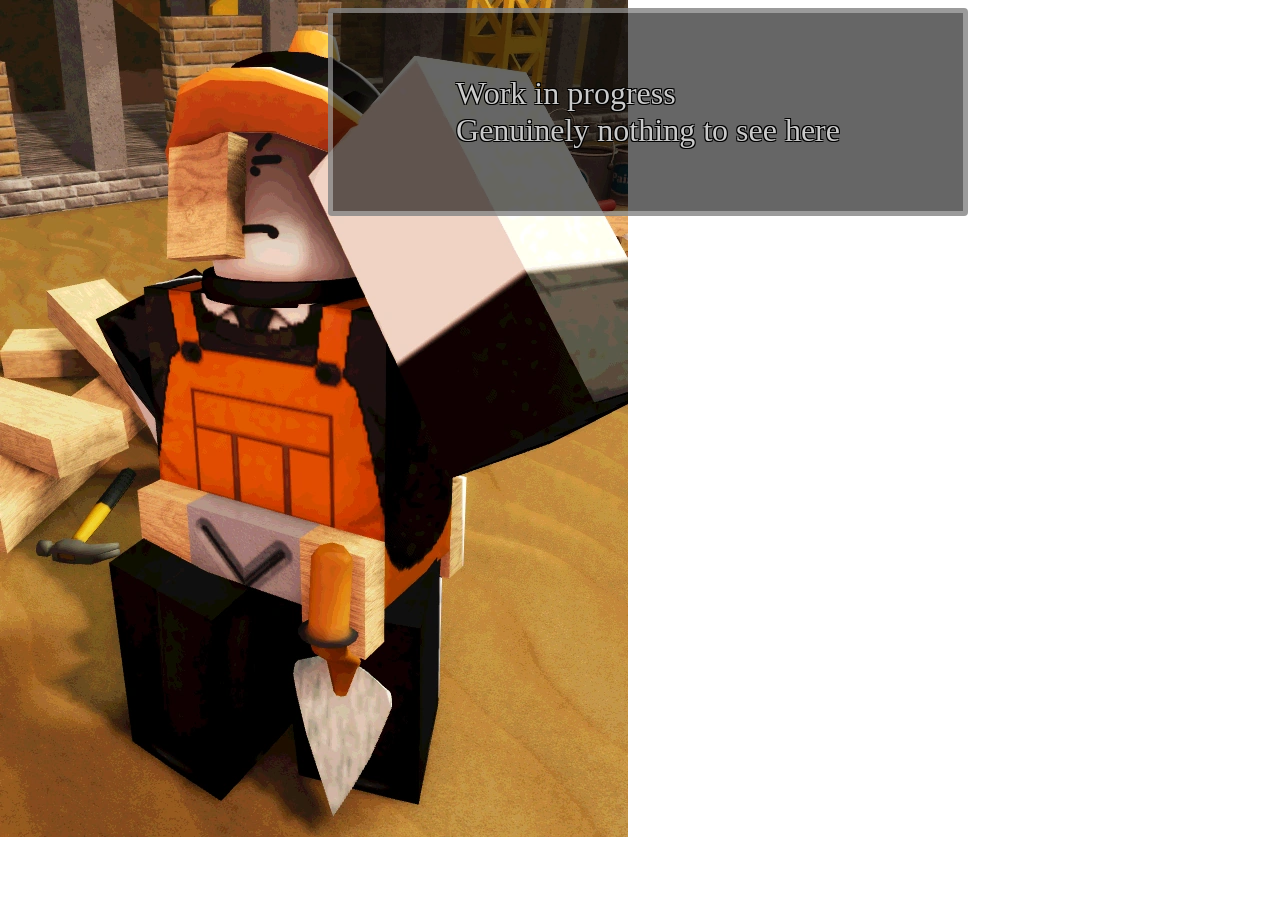
<file: Subpages/WIP.html>
<!DOCTYPE html>
<html lang="fr">

<head>
  <meta charset="UTF-8">
  <title>Die of French</title>

<style>
  body {
    content: '';
    position: fixed;
    top: 0;
    left: 0;
    width: 100%;
    height: 100%;
    background-image: url("../Killers/Artful/BuilderRenderV2.webp");
    background-position:auto ;
    background-size:auto;
    background-repeat: no-repeat;
    z-index: -1;
}

.TextBox {
    display: flex;
    padding-top: 20px;
    padding-bottom: 20px;
    margin-right: 25%;
    margin-left: 25%;
    justify-content: center;
    align-items: center;
    background-color: rgba(0, 0, 0, 0.6);
    border: 5px solid rgba(204, 204, 204, 0.514);
    border-radius: 4px;
}

.Text {
    padding-left: 20px;
    padding-right: 20px;
    padding-top: 10px;
    padding-bottom: 10px;
    margin: 0;
    color: rgb(202, 202, 202);
    text-shadow:
        -1px -1px 0 black,
        1px -1px 0 black,
        -1px 1px 0 black,
        1px 1px 0 black;
    font-size: 2em;
}
</style>

</head>

<body>

  <div class="TextBox">
    <div class="Text">
      <p>Work in progress<br>
        Genuinely nothing to see here<br> </p>
    </div>
  </div>
</body>
</html>
</file>
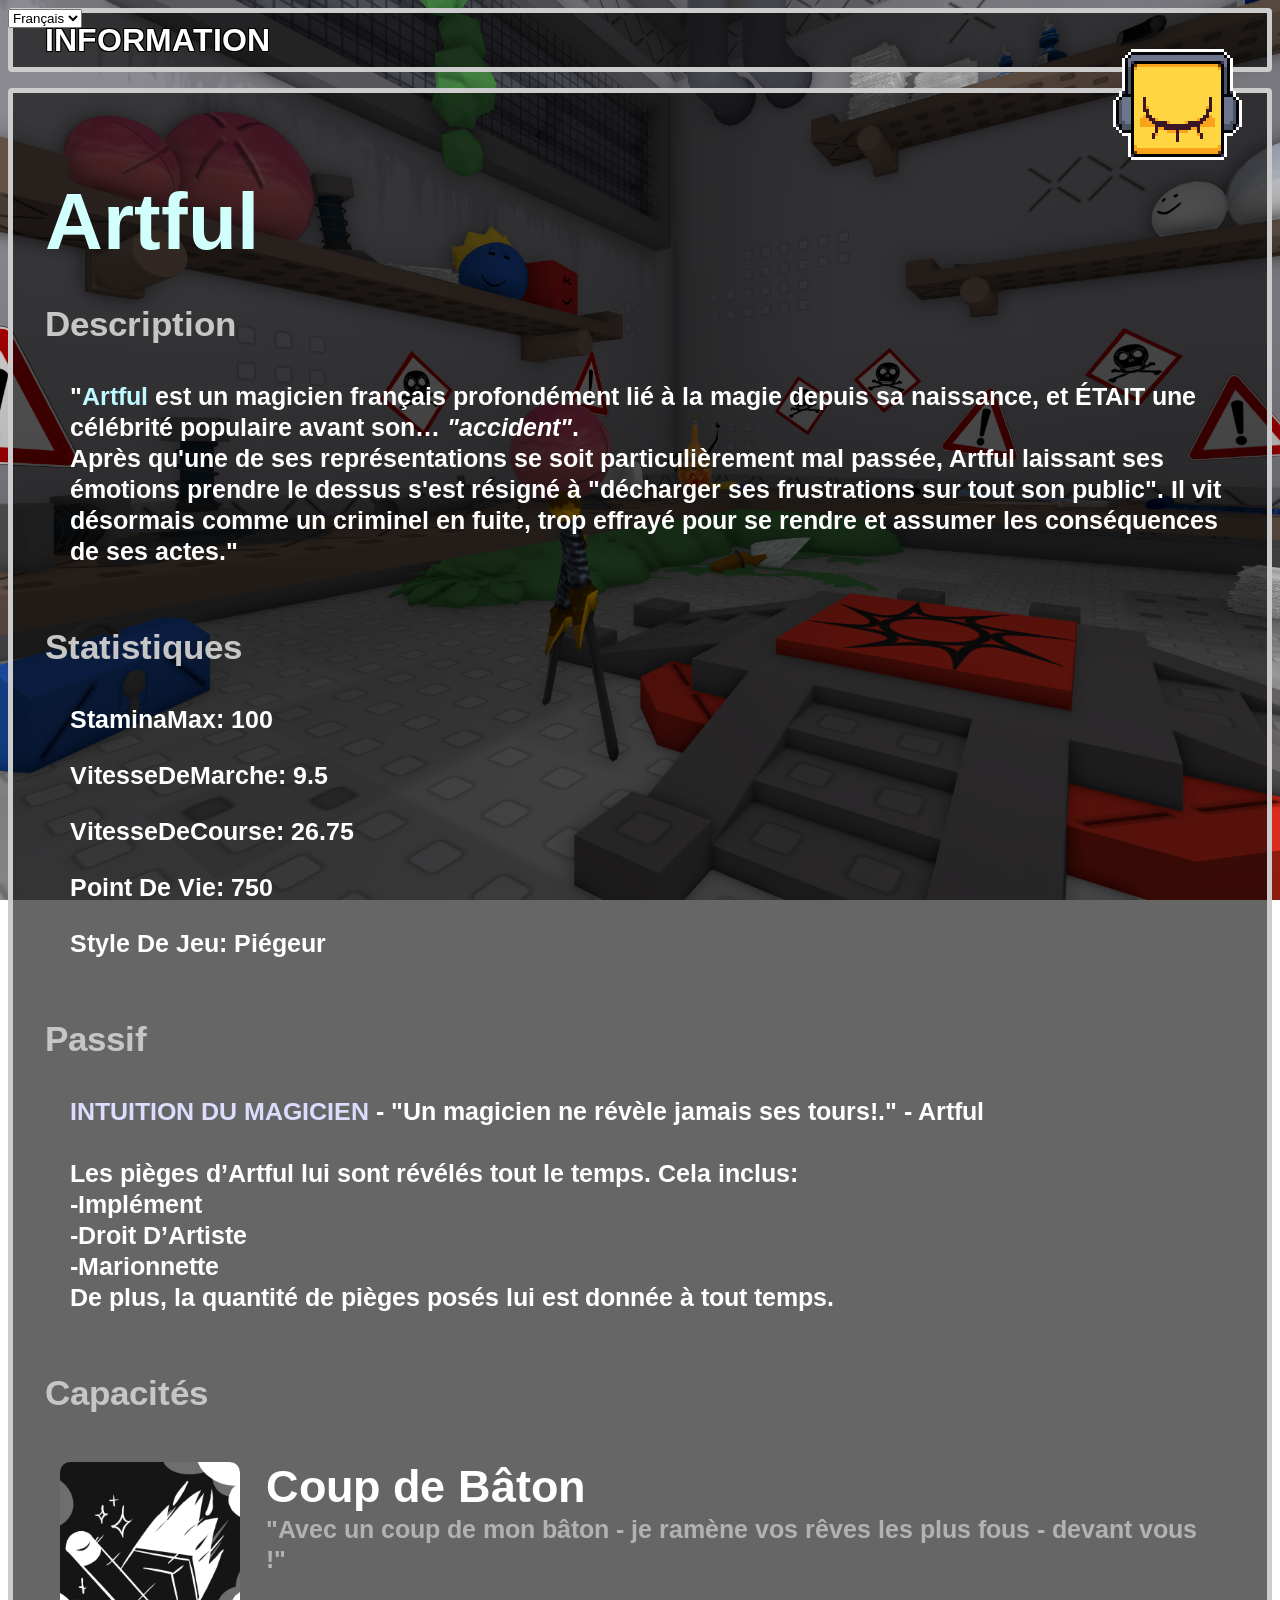
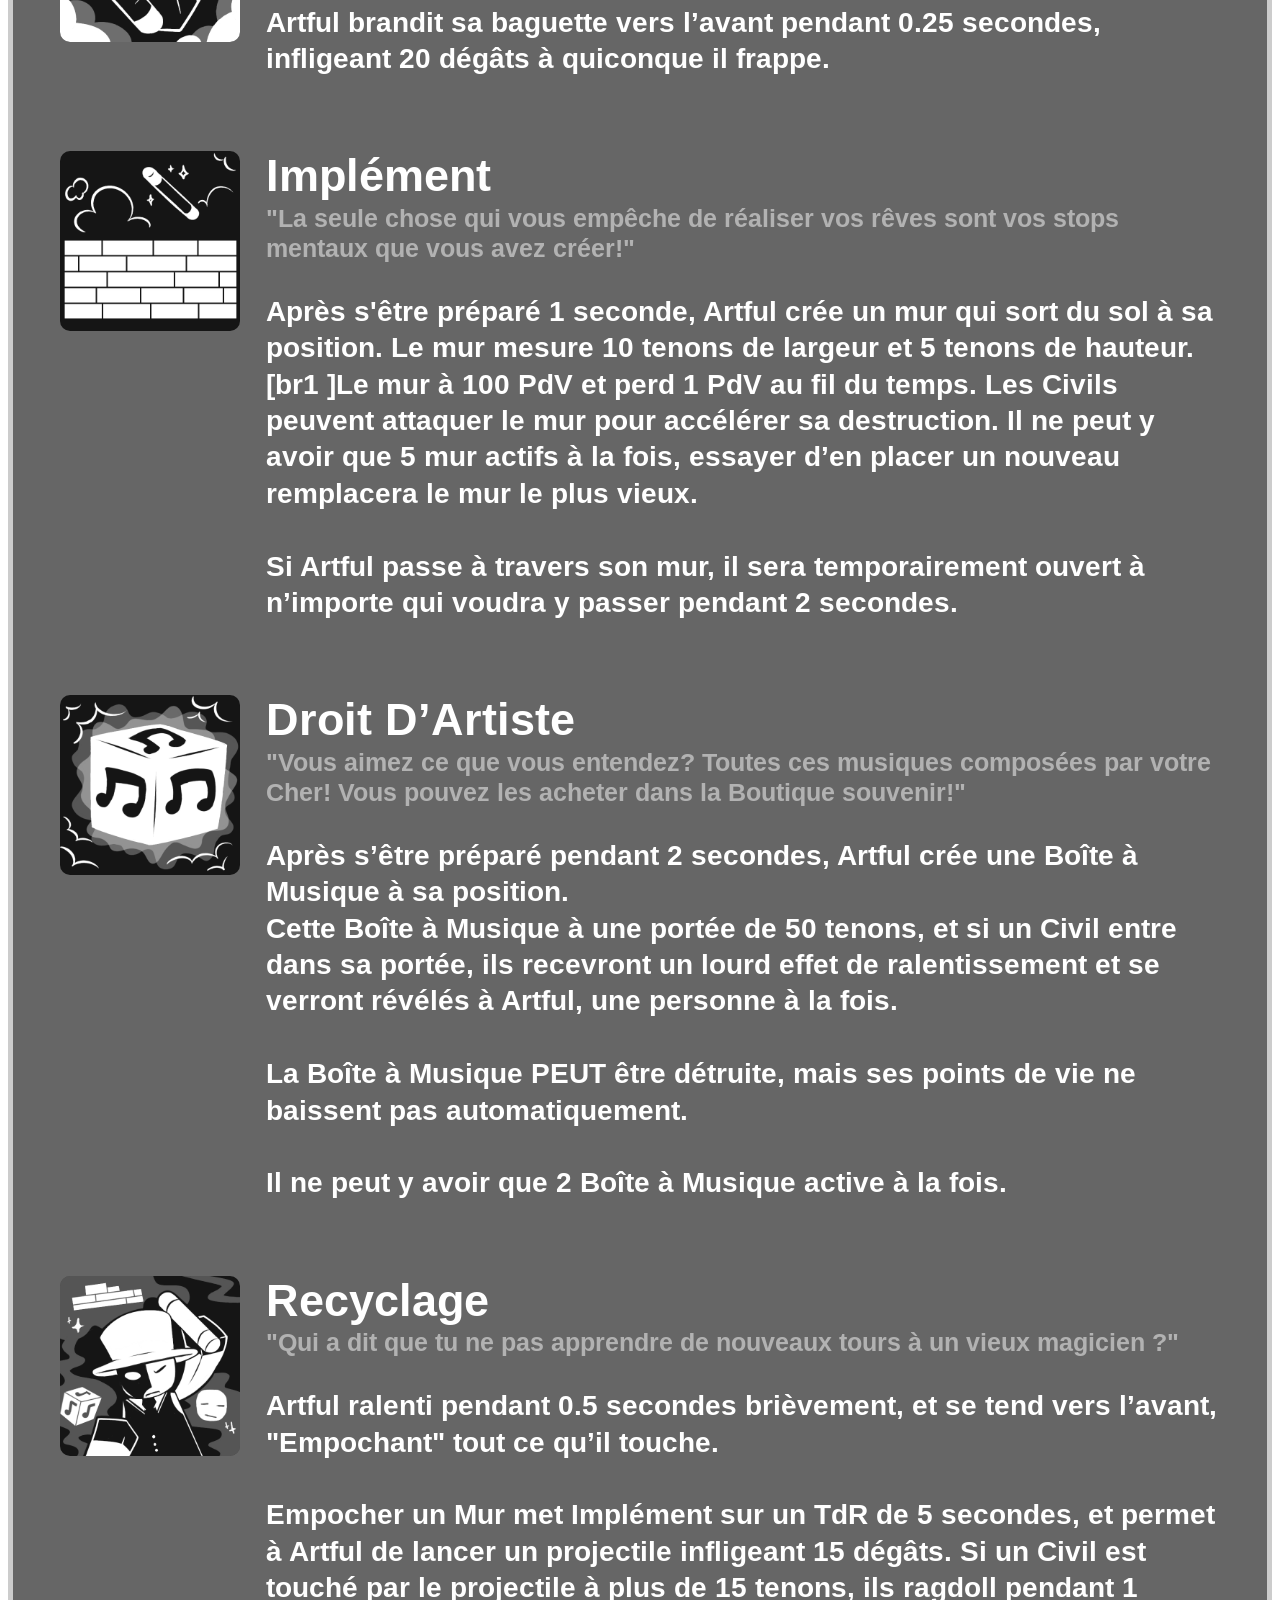
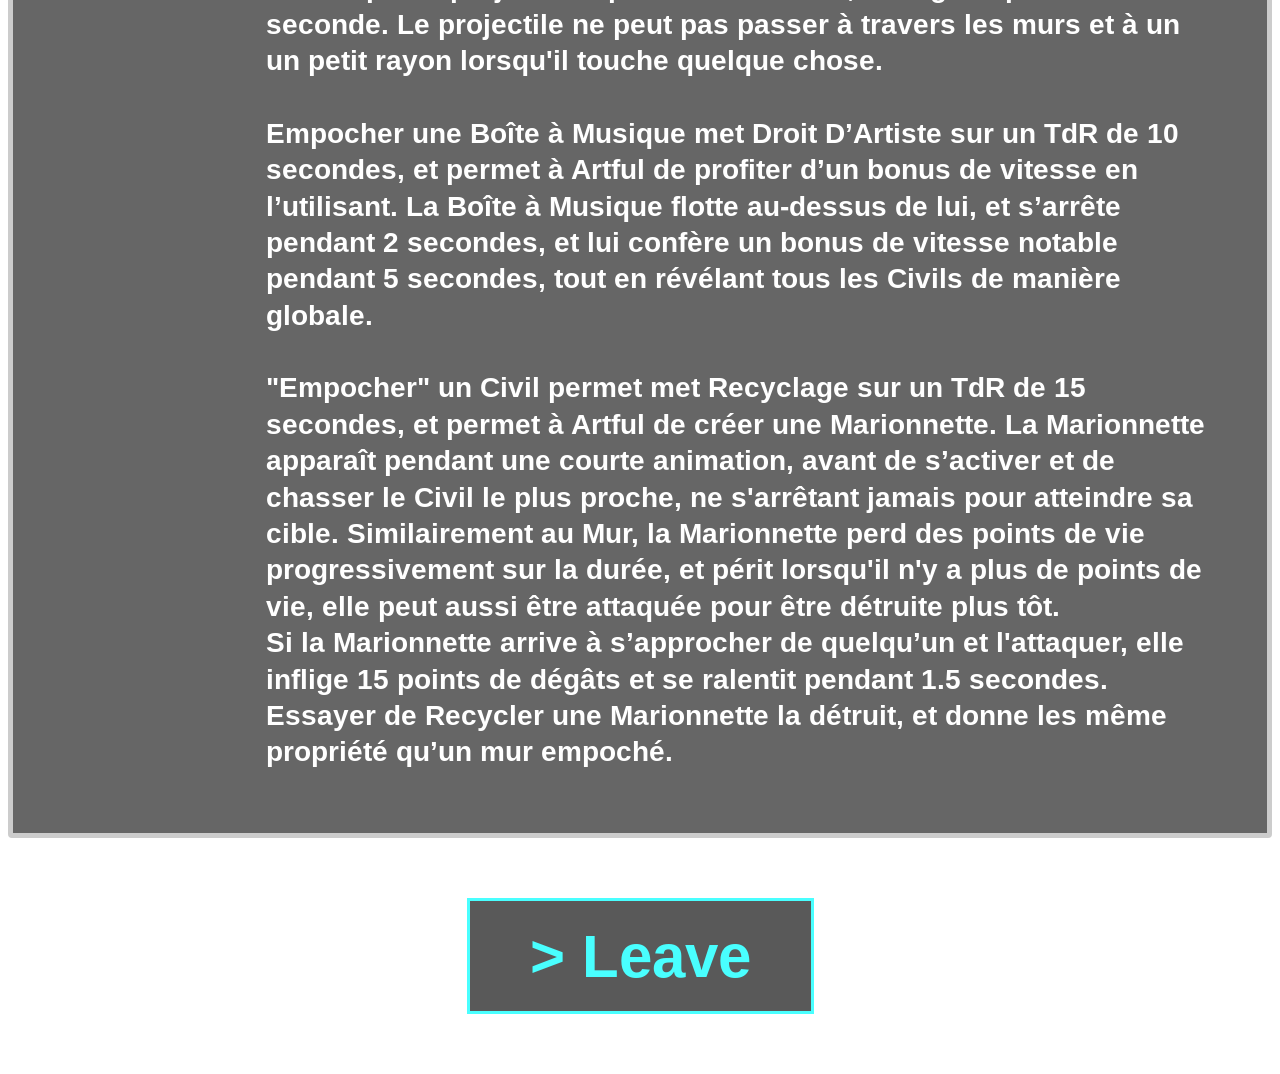
<file: Subpages/Artful/DieOfDeathArtfulInfo.html>
<!DOCTYPE html>
<html lang="fr">

<head>
    <meta charset="UTF-8">
    <title>Die of French</title>
    <link rel="stylesheet" href="ArtfulInfo.css" />

</head>

<body>
    <audio id="main-theme" src="../../Music/DieOfDeathShopTheme.ogg" autoplay loop></audio>

    <div class="music-mute">
        <button id="harken">
            <img src="../../MusicMute/HarkenAudioSettingIconStill1.png" id="harken-icon">
        </button>
    </div>

    <div class="language-selector" style='position: fixed;'>
        <select id="language-select">
            <option value="fr" selected>Français</option>
            <option value="en">English</option>
        </select>
    </div>

    <div class="TextBoxSHOP">
        <div class="Text">
            <p>INFORMATION</p>
        </div>
    </div>

    <div class="TextBox">
        <div class="InfoBox" data-killer-id="artful">
            <p class="name"></p>
            <div class="desc">
                <p class="description"></p>
                <p class="descriptiontext"></p>
            </div>
            <div class="stat">
                <p class="stats"></p>
                <p class="stamina"></p>
                <p class="walkspeed"></p>
                <p class="sprintspeed"></p>
                <p class="health"></p>
                <p class="playstyle"></p>
            </div>
            <div class="passives">
                <p class="passive"></p>
                    <p class="passivename"></p>
                    <p class="passivesmall"></p>
            </div>

            <div class="ability">
                <p class="abilities"></p>

                <div class="Abilities">
                    <img src="../../Killers/Artful/Abilities/SwingArtful.webp">
                    <div class="abilities-text">
                        <p class="swing"></p>
                        <p class="swingquote"></p>
                        <p class="swingdesc"></p>
                    </div>
                </div>

                <div class="Abilities">
                    <img src="../../Killers/Artful/Abilities/ImplementNew.webp">
                    <div class="abilities-text">
                        <p class="implement"></p>
                        <p class="implementquote"></p>
                        <p class="implementdesc"></p>
                    </div>
                </div>

                <div class="Abilities">
                    <img src="../../Killers/Artful/Abilities/CopywriteNew.webp">
                    <div class="abilities-text">
                        <p class="copywrite"></p>
                        <p class="copywritequote"></p>
                        <p class="copywritedesc"></p>
                    </div>
                </div>

                <div class="Abilities">
                        <img src="../../Killers/Artful/Abilities/RepurposeIcon.webp">
                    <div class="abilities-text">
                        <p class="repurpose"></p>
                        <p class="repurposequote"></p>
                        <p class="repurposedesc"></p>
                    </div>
                </div>
            </div>

        </div>
    </div>

    <button class="killer-btn" onclick="location.href='../DieOfDeathKillerShop.html'"> > Leave</button>


    <script>
        const music = document.getElementById("main-theme");
        const button = document.getElementById("harken");
        const icon = document.getElementById("harken-icon");

            const audio = document.getElementById("main-theme");
            audio.volume = 0.15

        const harkenPause = "../../MusicMute/HarkenAudioSettingIconStill1.png";
        const harkenPlay = "../../MusicMute/HarkenAudioSettingIconStill4.png";

        const framesPause = [
            "../../MusicMute/HarkenAudioSettingIconStill4.png",
            "../../MusicMute/HarkenAudioSettingIconStill3.png",
            "../../MusicMute/HarkenAudioSettingIconStill2.png",
            "../../MusicMute/HarkenAudioSettingIconStill1.png"
        ];

        const framesPlay = [
            "../../MusicMute/HarkenAudioSettingIconStill1.png",
            "../../MusicMute/HarkenAudioSettingIconStill2.png",
            "../../MusicMute/HarkenAudioSettingIconStill3.png",
            "../../MusicMute/HarkenAudioSettingIconStill4.png"
        ];

        var noise = new Audio('../../Music/Shopselect.ogg');
        noise.volume = 0.05;
        noise.playbackRate = 2;

        const frameTime = 85;

        let animPlaying = false;

        function playAnim(frames, callback) {
            animPlaying = true;
            let i = 0;

            function showNextFrame() {
                icon.src = frames[i];
                i++;
                if (i < frames.length) {
                    setTimeout(showNextFrame, frameTime);
                } else {
                    animPlaying = false;
                    if (callback) callback();
                }
            }
            showNextFrame();
        }

        function togglemusic() {
            if (animPlaying) return;

            if (music.paused) {
                music.play();
                playAnim(framesPlay);
                noise.play();
            } else {
                music.pause();
                playAnim(framesPause);
                noise.play();
            }
        }

        button.addEventListener("click", togglemusic);

        const languageSelect = document.getElementById('language-select');

        function loadLanguage(lang) {
            fetch(`../Language/${lang}.json`)
                .then(response => response.json())
                .then(data => {
                    updateKillers(data.killers);
                })
                .catch(error => console.error('Something went wrong cuh', error));
        }

        loadLanguage(languageSelect.value);

        languageSelect.addEventListener('change', function () {
            loadLanguage(this.value);
        });

        function parseFullText(text) {
            if (!text) return '';
            return text
                .replace(/\[c:(\w+)\](.*?)\[\/c\]/g, (match, style, content) => {
                    return `<span class="${style}">${content}</span>`;
                })
                .replace(/\[p:(\w+)\](.*?)\[\/p\]/g, (match, style, content) => {
                    return `<p class="${style}">${content}</p>`;
                })
                .replace(/\[br\]/g, '<br><br>')
                .replace(/\[br1\]/g, '<br>');
        }

        function updateKillers(killers) {
            killers.forEach(killer => {
                const element = document.querySelector(`[data-killer-id="${killer.id}"]`);
                if (element) {
                    const name = element.querySelector('.name');
                    const description = element.querySelector('.description');
                    const descriptiontext = element.querySelector('.descriptiontext');
                    const stats = element.querySelector('.stats');
                    const stamina = element.querySelector('.stamina');
                    const walkspeed = element.querySelector('.walkspeed');
                    const sprintspeed = element.querySelector('.sprintspeed');
                    const health = element.querySelector('.health');
                    const playstyle = element.querySelector('.playstyle');
                    const passive = element.querySelector('.passive');
                    const passivename = element.querySelector('.passivename');
                    const passivesmall = element.querySelector('.passivesmall');
                    const abilities = element.querySelector('.abilities');
                    const swing = element.querySelector('.swing');
                    const swingquote = element.querySelector('.swingquote');
                    const swingdesc = element.querySelector('.swingdesc');
                    const implement = element.querySelector('.implement');
                    const implementquote = element.querySelector('.implementquote');
                    const implementdesc = element.querySelector('.implementdesc');
                    const copywrite = element.querySelector('.copywrite');
                    const copywritequote = element.querySelector('.copywritequote');
                    const copywritedesc = element.querySelector('.copywritedesc');
                    const repurpose = element.querySelector('.repurpose');
                    const repurposequote = element.querySelector('.repurposequote');
                    const repurposedesc = element.querySelector('.repurposedesc');

                    if (name) name.innerHTML = parseFullText(killer.name || '');
                    if (description) description.innerHTML = parseFullText(killer.description || '');
                    if (descriptiontext) descriptiontext.innerHTML = parseFullText(killer.descriptiontext || '');
                    if (stats) stats.innerHTML = parseFullText(killer.stats || '');
                    if (stamina) stamina.innerHTML = parseFullText(killer.stamina || '');
                    if (walkspeed) walkspeed.innerHTML = parseFullText(killer.walkspeed || '');
                    if (sprintspeed) sprintspeed.innerHTML = parseFullText(killer.sprintspeed || '');
                    if (health) health.innerHTML = parseFullText(killer.health || '');
                    if (playstyle) playstyle.innerHTML = parseFullText(killer.playstyle || '');
                    if (passive) passive.innerHTML = parseFullText(killer.passive || '');
                    if (passivename) passivename.innerHTML = parseFullText(killer.passivename || '');
                    if (passivesmall) passivesmall.innerHTML = parseFullText(killer.passivesmall || '');
                    if (abilities) abilities.innerHTML = parseFullText(killer.abilities || '');
                    if (swing) swing.innerHTML = parseFullText(killer.swing || '');
                    if (swingquote) swingquote.innerHTML = parseFullText(killer.swingquote || '');
                    if (swingdesc) swingdesc.innerHTML = parseFullText(killer.swingdesc || '');
                    if (implement) implement.innerHTML = parseFullText(killer.implement || '');
                    if (implementquote) implementquote.innerHTML = parseFullText(killer.implementquote || '');
                    if (implementdesc) implementdesc.innerHTML = parseFullText(killer.implementdesc || '');
                    if (copywrite) copywrite.innerHTML = parseFullText(killer.copywrite || '');
                    if (copywritequote) copywritequote.innerHTML = parseFullText(killer.copywritequote || '');
                    if (copywritedesc) copywritedesc.innerHTML = parseFullText(killer.copywritedesc || '');
                    if (repurpose) repurpose.innerHTML = parseFullText(killer.repurpose || '');
                    if (repurposequote) repurposequote.innerHTML = parseFullText(killer.repurposequote || '');
                    if (repurposedesc) repurposedesc.innerHTML = parseFullText(killer.repurposedesc || '');

                }
            });
        }
    </script>
</body>

</html>
</file>
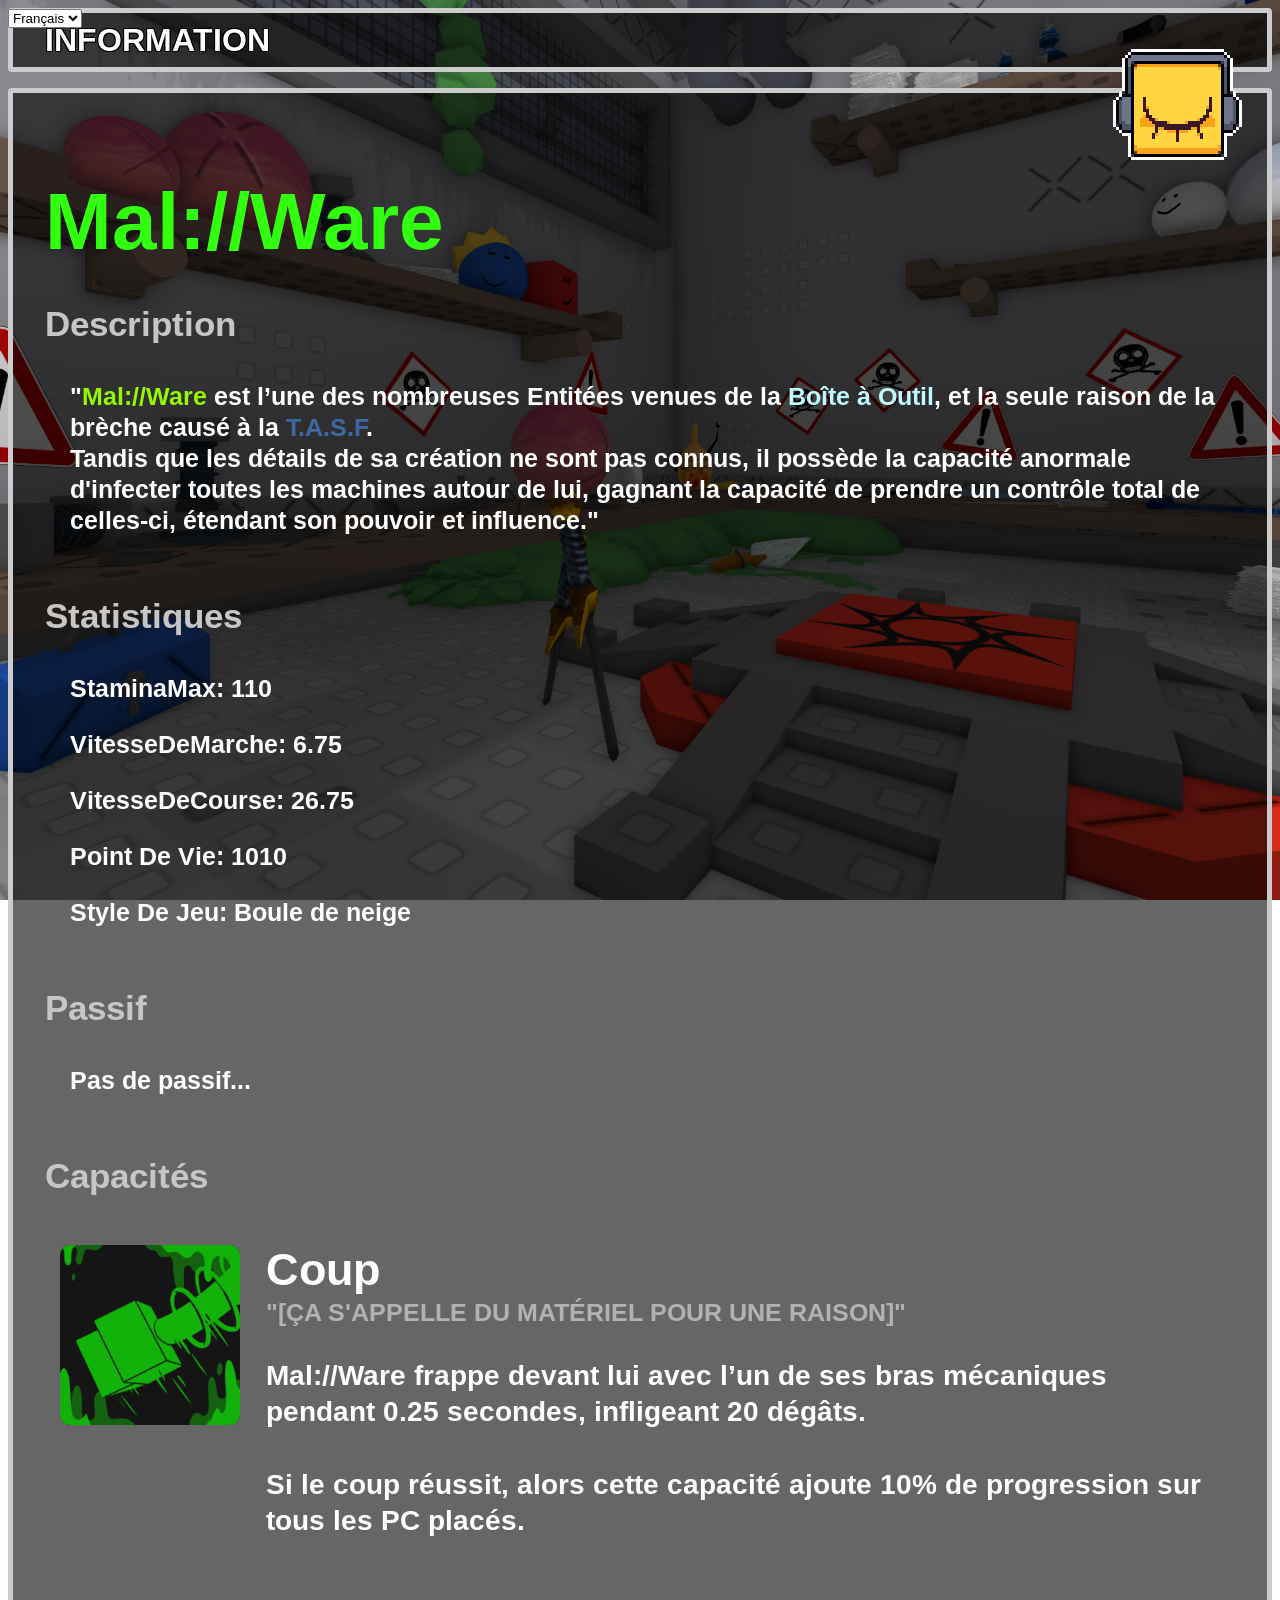
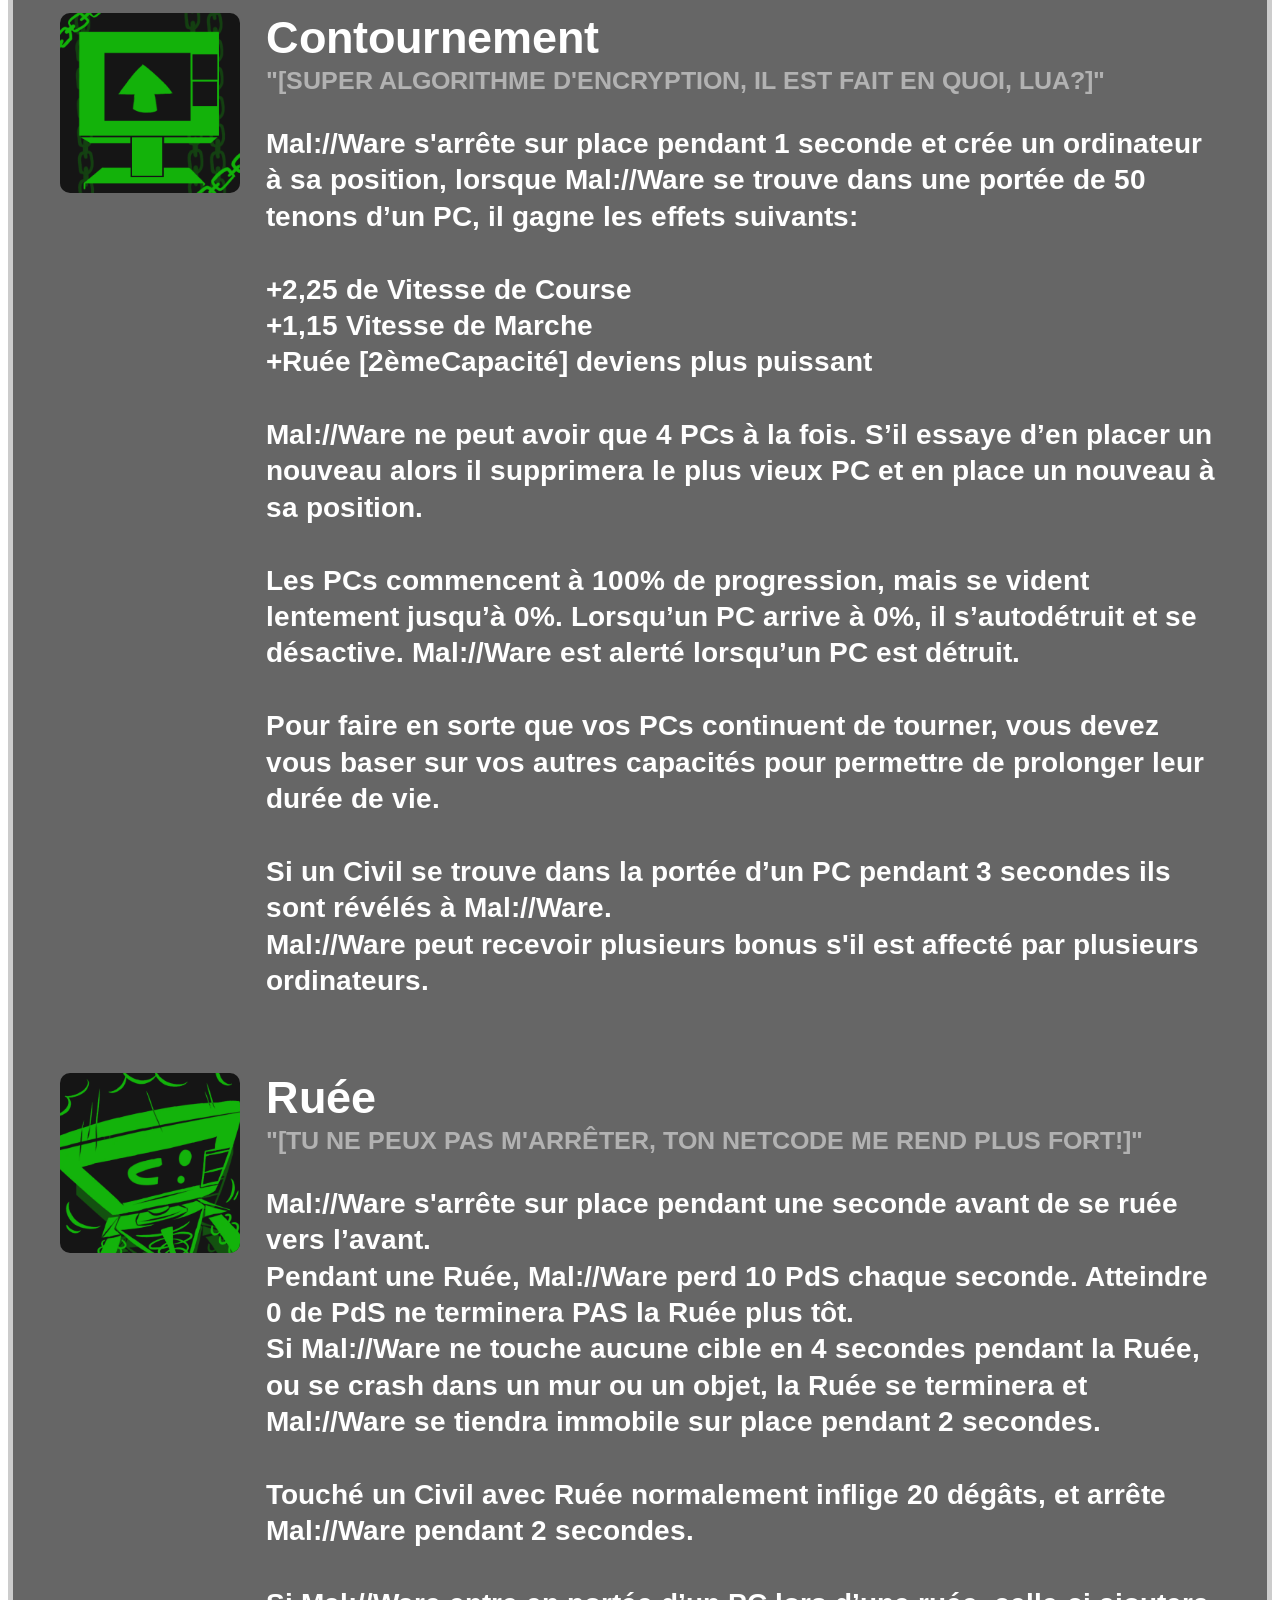
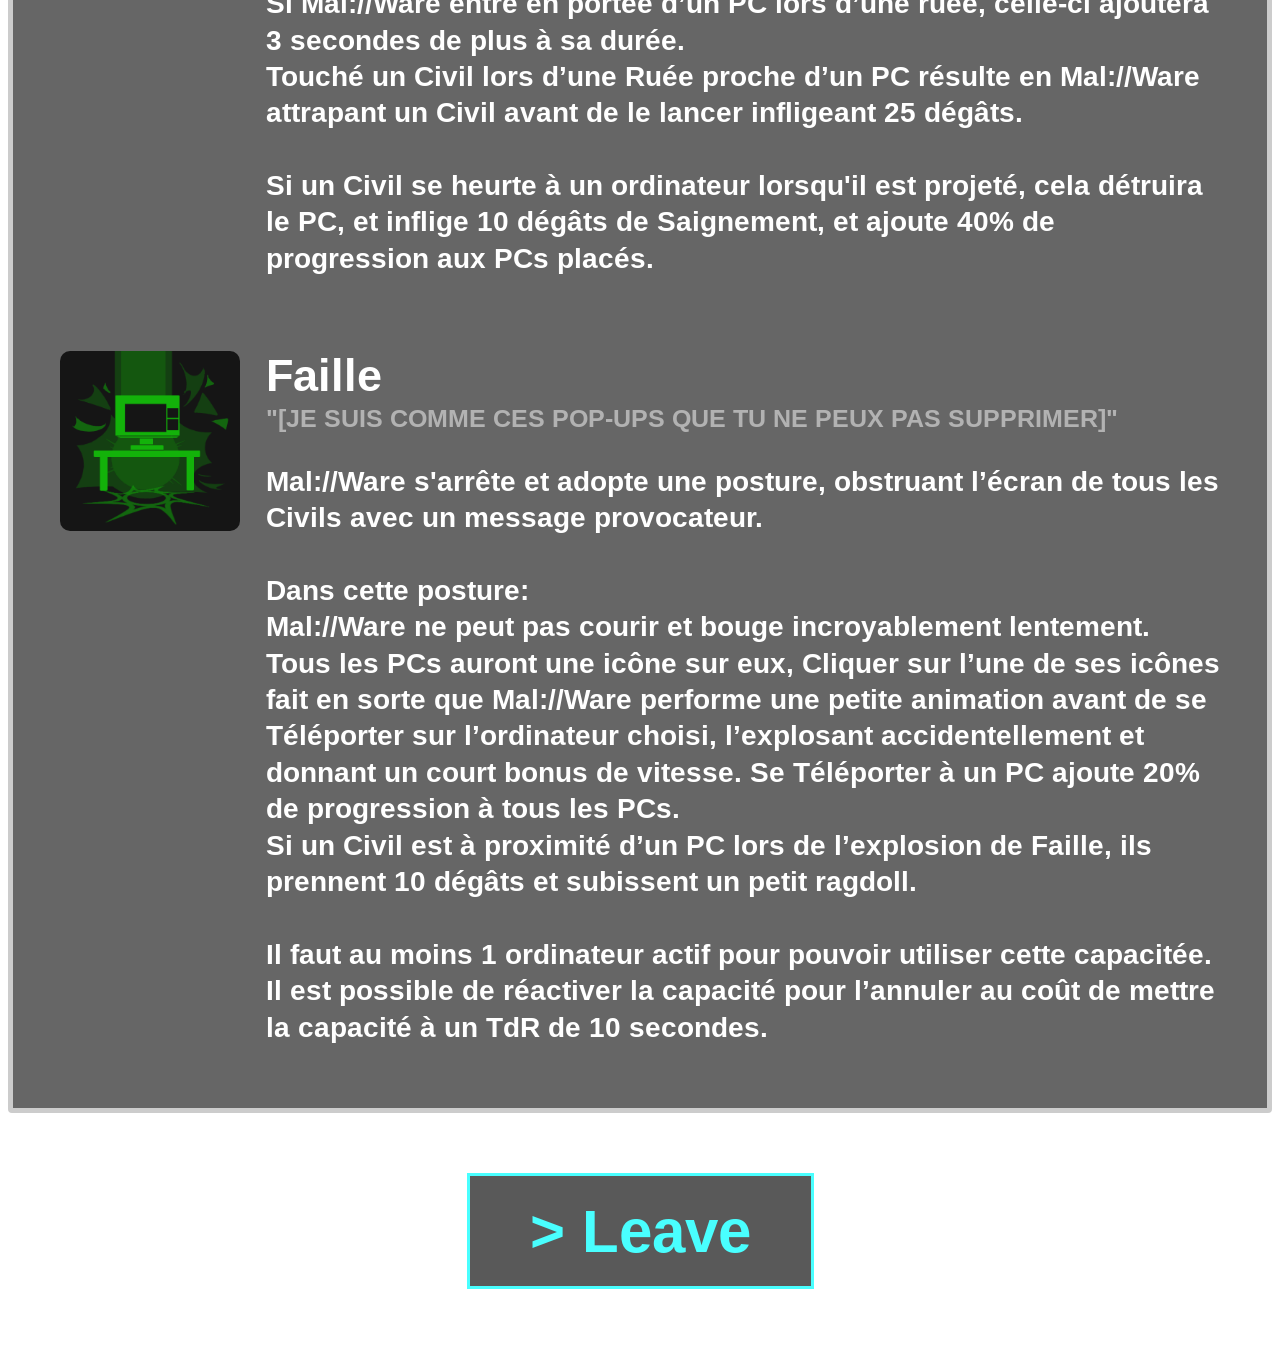
<file: Subpages/Badware/DieOfDeathBadwareInfo.html>
<!DOCTYPE html>
<html lang="fr">

<head>
    <meta charset="UTF-8">
    <title>Die of French</title>
    <link rel="stylesheet" href="BadwareInfo.css" />

</head>

<body>
    <audio id="main-theme" src="../../Music/DieOfDeathShopTheme.ogg" autoplay loop></audio>

    <div class="music-mute">
        <button id="harken">
            <img src="../../MusicMute/HarkenAudioSettingIconStill1.png" id="harken-icon">
        </button>
    </div>

    <div class="language-selector" style='position: fixed;'>
        <select id="language-select">
            <option value="fr" selected>Français</option>
            <option value="en">English</option>
        </select>
    </div>

    <div class="TextBoxSHOP">
        <div class="Text">
            <p>INFORMATION</p>
        </div>
    </div>

    <div class="TextBox">
        <div class="InfoBox" data-killer-id="badware">
            <p class="name"></p>
            <div class="desc">
                <p class="description"></p>
                <p class="descriptiontext"></p>
            </div>
            <div class="stat">
                <p class="stats"></p>
                <p class="stamina"></p>
                <p class="walkspeed"></p>
                <p class="sprintspeed"></p>
                <p class="health"></p>
                <p class="playstyle"></p>
            </div>
            <div class="Achievement">
                <div class="passives">
                    <p class="passive"></p>
                    <p class="passivesmall"></p>
                </div>
            </div>

            <div class="ability">
                <p class="abilities"></p>

                <div class="Abilities">
                    <img src="../../Killers/Badware/Abilities/Badware_swing.webp">
                    <div class="abilities-text">
                        <p class="swing"></p>
                        <p class="swingquote"></p>
                        <p class="swingdesc"></p>
                    </div>
                </div>

                <div class="Abilities">
                    <img src="../../Killers/Badware/Abilities/BadwareFirewallbypass.webp">
                    <div class="abilities-text">
                        <p class="firewall"></p>
                        <p class="firewallquote"></p>
                        <p class="firewalldesc"></p>
                    </div>
                </div>

                <div class="Abilities">
                    <img src="../../Killers/Badware/Abilities/BadwareBolt.webp">
                    <div class="abilities-text">
                        <p class="bolt"></p>
                        <p class="boltquote"></p>
                        <p class="boltdesc"></p>
                    </div>
                </div>

                <div class="Abilities">
                        <img src="../../Killers/Badware/Abilities/BadwareRiftIcon.webp">
                    <div class="abilities-text">
                        <p class="rift"></p>
                        <p class="riftquote"></p>
                        <p class="riftdesc"></p>
                    </div>
                </div>
                    </div>
                </div>
            </div>

        </div>
    </div>

    <button class="killer-btn" onclick="location.href='../DieOfDeathKillerShop.html'"> > Leave</button>


    <script>
        const music = document.getElementById("main-theme");
        const button = document.getElementById("harken");
        const icon = document.getElementById("harken-icon");

        const audio = document.getElementById("main-theme");
        audio.volume = 0.15

        const harkenPause = "../../MusicMute/HarkenAudioSettingIconStill1.png";
        const harkenPlay = "../../MusicMute/HarkenAudioSettingIconStill4.png";

        const framesPause = [
            "../../MusicMute/HarkenAudioSettingIconStill4.png",
            "../../MusicMute/HarkenAudioSettingIconStill3.png",
            "../../MusicMute/HarkenAudioSettingIconStill2.png",
            "../../MusicMute/HarkenAudioSettingIconStill1.png"
        ];

        const framesPlay = [
            "../../MusicMute/HarkenAudioSettingIconStill1.png",
            "../../MusicMute/HarkenAudioSettingIconStill2.png",
            "../../MusicMute/HarkenAudioSettingIconStill3.png",
            "../../MusicMute/HarkenAudioSettingIconStill4.png"
        ];

        var noise = new Audio('../../Music/Shopselect.ogg');
        noise.volume = 0.05;
        noise.playbackRate = 2;

        const frameTime = 85;

        let animPlaying = false;

        function playAnim(frames, callback) {
            animPlaying = true;
            let i = 0;

            function showNextFrame() {
                icon.src = frames[i];
                i++;
                if (i < frames.length) {
                    setTimeout(showNextFrame, frameTime);
                } else {
                    animPlaying = false;
                    if (callback) callback();
                }
            }
            showNextFrame();
        }

        function togglemusic() {
            if (animPlaying) return;

            if (music.paused) {
                music.play();
                playAnim(framesPlay);
                noise.play();
            } else {
                music.pause();
                playAnim(framesPause);
                noise.play();
            }
        }

        button.addEventListener("click", togglemusic);

        const languageSelect = document.getElementById('language-select');

        function loadLanguage(lang) {
            fetch(`../Language/${lang}.json`)
                .then(response => response.json())
                .then(data => {
                    updateKillers(data.killers);
                })
                .catch(error => console.error('Something went wrong cuh', error));
        }

        loadLanguage(languageSelect.value);

        languageSelect.addEventListener('change', function () {
            loadLanguage(this.value);
        });

        function parseFullText(text) {
            if (!text) return '';
            return text
                .replace(/\[c:(\w+)\](.*?)\[\/c\]/g, (match, style, content) => {
                    return `<span class="${style}">${content}</span>`;
                })
                .replace(/\[p:(\w+)\](.*?)\[\/p\]/g, (match, style, content) => {
                    return `<p class="${style}">${content}</p>`;
                })
                .replace(/\[br\]/g, '<br><br>')
                .replace(/\[br1\]/g, '<br>');
        }

        function updateKillers(killers) {
            killers.forEach(killer => {
                const element = document.querySelector(`[data-killer-id="${killer.id}"]`);
                if (element) {
                    const name = element.querySelector('.name');
                    const description = element.querySelector('.description');
                    const descriptiontext = element.querySelector('.descriptiontext');
                    const stats = element.querySelector('.stats');
                    const stamina = element.querySelector('.stamina');
                    const walkspeed = element.querySelector('.walkspeed');
                    const sprintspeed = element.querySelector('.sprintspeed');
                    const health = element.querySelector('.health');
                    const playstyle = element.querySelector('.playstyle');
                    const passive = element.querySelector('.passive');
                    const passivesmall = element.querySelector('.passivesmall');
                    const abilities = element.querySelector('.abilities');
                    const swing = element.querySelector('.swing');
                    const swingquote = element.querySelector('.swingquote');
                    const swingdesc = element.querySelector('.swingdesc');
                    const firewall = element.querySelector('.firewall');
                    const firewallquote = element.querySelector('.firewallquote');
                    const firewalldesc = element.querySelector('.firewalldesc');
                    const bolt = element.querySelector('.bolt');
                    const boltquote = element.querySelector('.boltquote');
                    const boltdesc = element.querySelector('.boltdesc');
                    const rift = element.querySelector('.rift');
                    const riftquote = element.querySelector('.riftquote');
                    const riftdesc = element.querySelector('.riftdesc');

                    if (name) name.innerHTML = parseFullText(killer.name || '');
                    if (description) description.innerHTML = parseFullText(killer.description || '');
                    if (descriptiontext) descriptiontext.innerHTML = parseFullText(killer.descriptiontext || '');
                    if (stats) stats.innerHTML = parseFullText(killer.stats || '');
                    if (stamina) stamina.innerHTML = parseFullText(killer.stamina || '');
                    if (walkspeed) walkspeed.innerHTML = parseFullText(killer.walkspeed || '');
                    if (sprintspeed) sprintspeed.innerHTML = parseFullText(killer.sprintspeed || '');
                    if (health) health.innerHTML = parseFullText(killer.health || '');
                    if (playstyle) playstyle.innerHTML = parseFullText(killer.playstyle || '');
                    if (passive) passive.innerHTML = parseFullText(killer.passive || '');
                    if (passivesmall) passivesmall.innerHTML = parseFullText(killer.passivesmall || '');
                    if (abilities) abilities.innerHTML = parseFullText(killer.abilities || '');
                    if (swing) swing.innerHTML = parseFullText(killer.swing || '');
                    if (swingquote) swingquote.innerHTML = parseFullText(killer.swingquote || '');
                    if (swingdesc) swingdesc.innerHTML = parseFullText(killer.swingdesc || '');
                    if (firewall) firewall.innerHTML = parseFullText(killer.firewall || '');
                    if (firewallquote) firewallquote.innerHTML = parseFullText(killer.firewallquote || '');
                    if (firewalldesc) firewalldesc.innerHTML = parseFullText(killer.firewalldesc || '');
                    if (bolt) bolt.innerHTML = parseFullText(killer.bolt || '');
                    if (boltquote) boltquote.innerHTML = parseFullText(killer.boltquote || '');
                    if (boltdesc) boltdesc.innerHTML = parseFullText(killer.boltdesc || '');
                    if (rift) rift.innerHTML = parseFullText(killer.rift || '');
                    if (riftquote) riftquote.innerHTML = parseFullText(killer.riftquote || '');
                    if (riftdesc) riftdesc.innerHTML = parseFullText(killer.riftdesc || '');

                }
            });
        }
    </script>
</body>

</html>
</file>
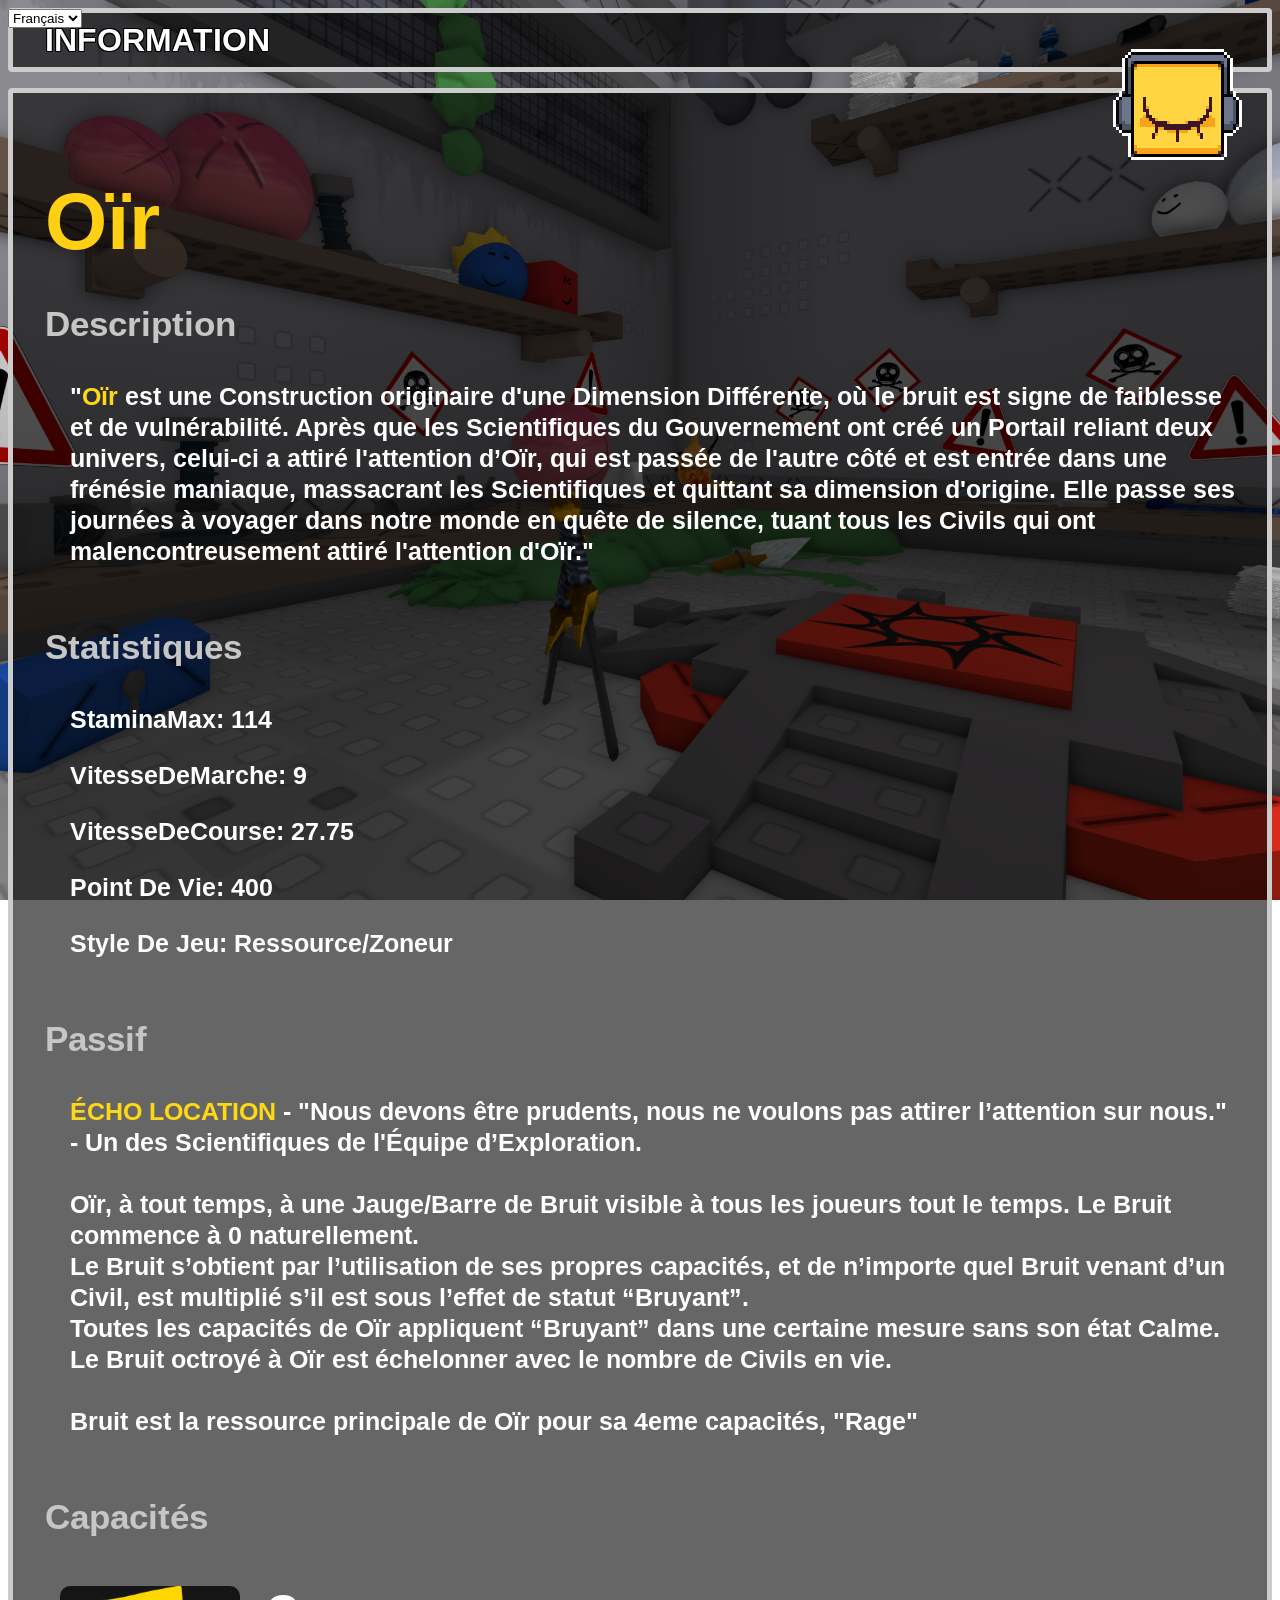
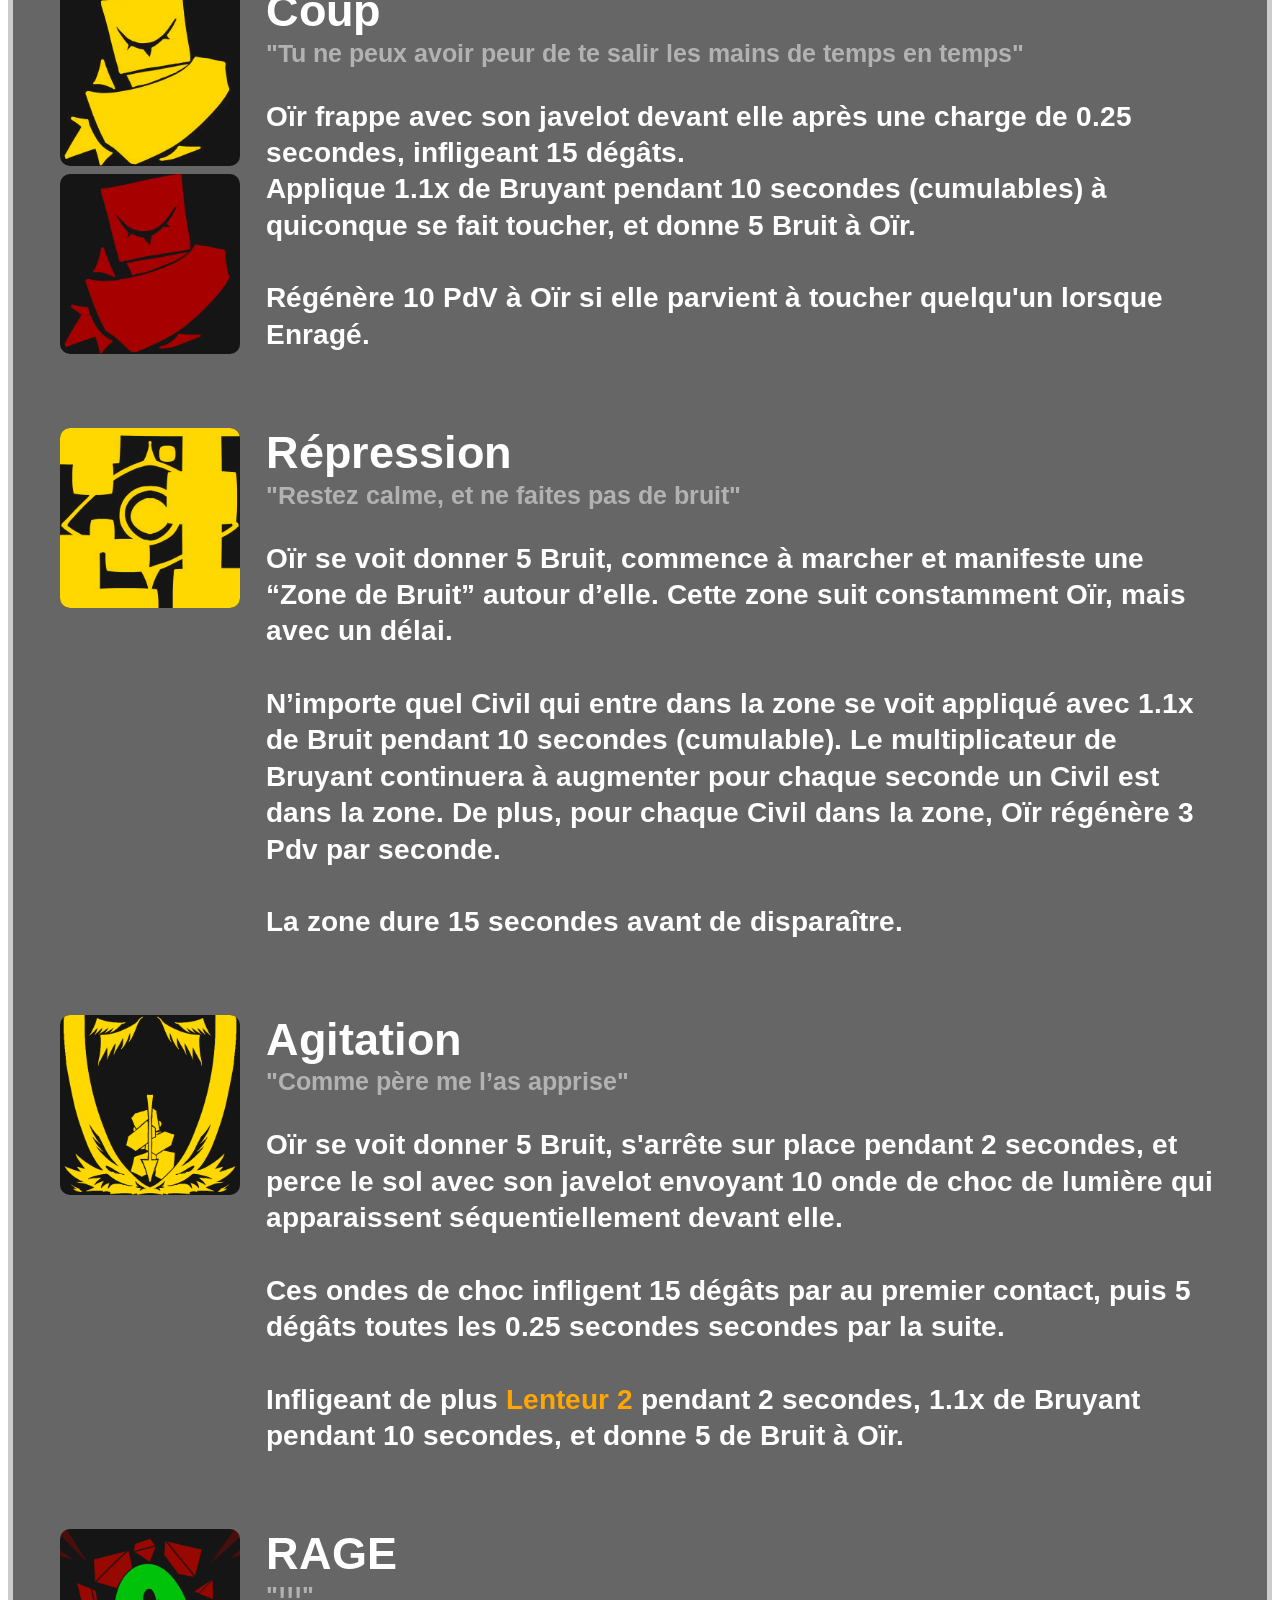
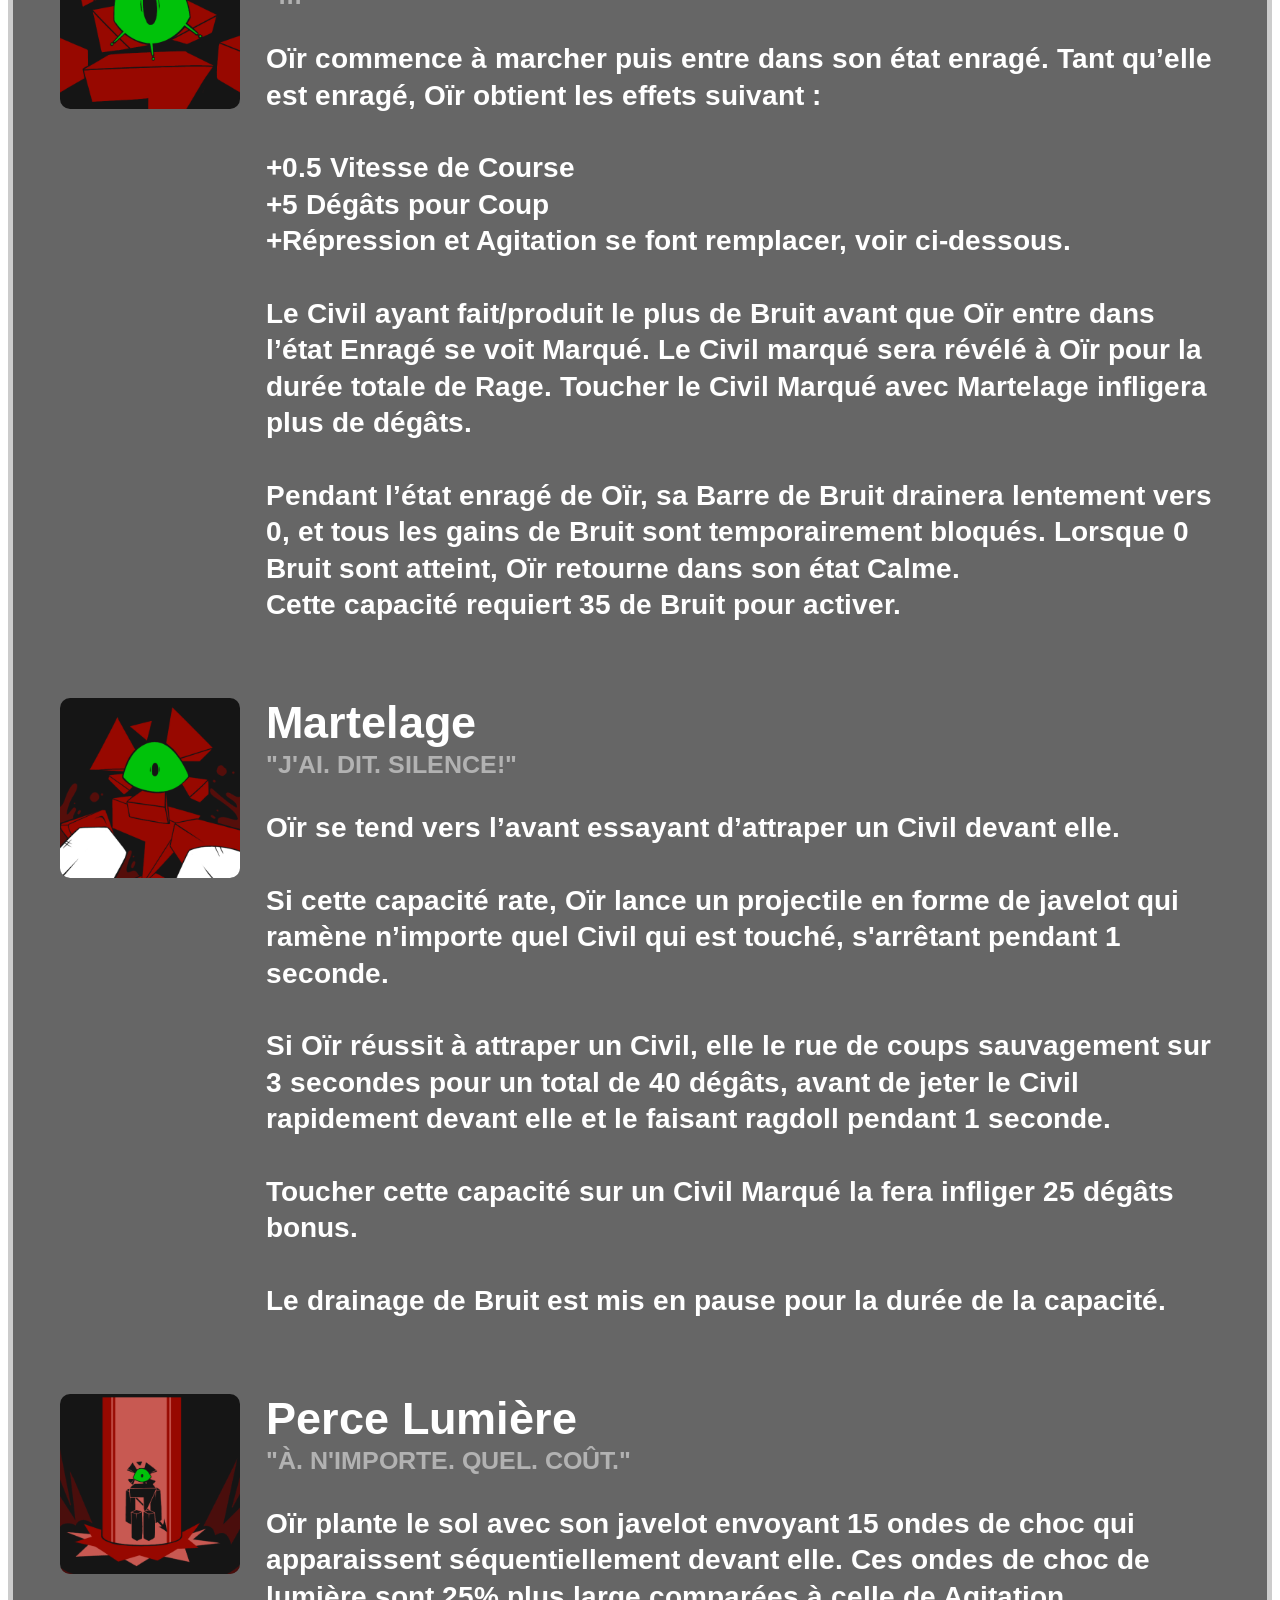
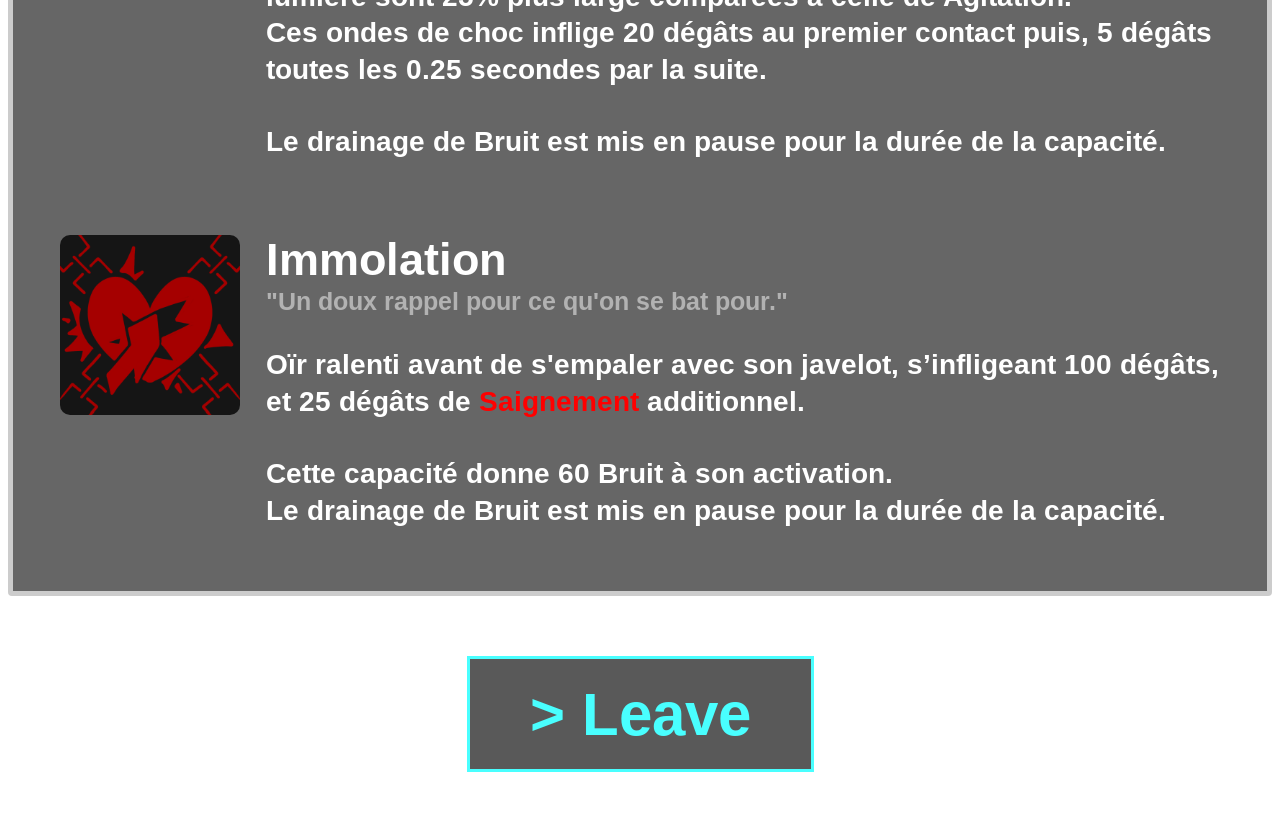
<file: Subpages/Harken/DieOfDeathHarkenInfo.html>
<!DOCTYPE html>
<html lang="fr">

<head>
    <meta charset="UTF-8">
    <title>Die of French</title>
    <link rel="stylesheet" href="HarkenInfo.css" />

</head>

<body>
    <audio id="main-theme" src="../../Music/DieOfDeathShopTheme.ogg" autoplay loop></audio>

    <div class="music-mute">
        <button id="harken">
            <img src="../../MusicMute/HarkenAudioSettingIconStill1.png" id="harken-icon">
        </button>
    </div>

    <div class="language-selector" style='position: fixed;'>
        <select id="language-select">
            <option value="fr" selected>Français</option>
            <option value="en">English</option>
        </select>
    </div>

    <div class="TextBoxSHOP">
        <div class="Text">
            <p>INFORMATION</p>
        </div>
    </div>

    <div class="TextBox">
        <div class="InfoBox" data-killer-id="harken">
            <p class="name"></p>
            <div class="desc">
                <p class="description"></p>
                <p class="descriptiontext"></p>
            </div>
            <div class="stat">
                <p class="stats"></p>
                <p class="stamina"></p>
                <p class="walkspeed"></p>
                <p class="sprintspeed"></p>
                <p class="health"></p>
                <p class="playstyle"></p>
            </div>
            <div class="passives">
                <p class="passive"></p>
                <p class="passivesmall"></p>
            </div>

            <div class="ability">
                <p class="abilities"></p>

                <div class="Abilities">
                    <div class="abilities-images">
                        <img src="../../Killers/Harken/Abilities/HarkenM1.webp">
                        <img src="../../Killers/Harken/Abilities/Enrage_Swing.webp">
                    </div>
                    <div class="abilities-text">
                        <p class="swing"></p>
                        <p class="swingquote"></p>
                        <p class="swingdesc"></p>
                    </div>
                </div>

                <div class="Abilities">
                    <img src="../../Killers/Harken/Abilities/RepressIcon.webp">
                    <div class="abilities-text">
                        <p class="repress"></p>
                        <p class="repressquote"></p>
                        <p class="repressdesc"></p>
                    </div>
                </div>

                <div class="Abilities">
                    <img src="../../Killers/Harken/Abilities/NewAgitationIcon.webp">
                    <div class="abilities-text">
                        <p class="agitation"></p>
                        <p class="agitationquote"></p>
                        <p class="agitationdesc"></p>
                    </div>
                </div>

                <div class="Abilities">
                        <img src="../../Killers/Harken/Abilities/ENRAGED_Icon.webp">
                    <div class="abilities-text">
                        <p class="enrage"></p>
                        <p class="enragequote"></p>
                        <p class="enragedesc"></p>
                    </div>
                </div>

                <div class="Abilities">
                    <img src="../../Killers/Harken/Abilities/Pummel_Icon.webp">
                    <div class="abilities-text">
                        <p class="pummel"></p>
                        <p class="pummelquote"></p>
                        <p class="pummeldesc"></p>
                    </div>
                </div>

                <div class="Abilities">
                    <img src="../../Killers/Harken/Abilities/Light_Piercer_Icon.webp">
                    <div class="abilities-text">
                        <p class="lightpiercer"></p>
                        <p class="lightpiercerquote"></p>
                        <p class="lightpiercerdesc"></p>
                    </div>
                </div>

                <div class="Abilities">
                    <img src="../../Killers/Harken/Abilities/Immolateicon.webp">
                    <div class="abilities-text">
                        <p class="immolate"></p>
                        <p class="immolatequote"></p>
                        <p class="immolatedesc"></p>
                    </div>
                </div>

            </div>

        </div>
    </div>

    <button class="killer-btn" onclick="location.href='../DieOfDeathKillerShop.html'"> > Leave</button>


    <script>
        const music = document.getElementById("main-theme");
        const button = document.getElementById("harken");
        const icon = document.getElementById("harken-icon");

        const harkenPause = "../../MusicMute/HarkenAudioSettingIconStill1.png";
        const harkenPlay = "../../MusicMute/HarkenAudioSettingIconStill4.png";

        const audio = document.getElementById("main-theme");
        audio.volume = 0.15

        const framesPause = [
            "../../MusicMute/HarkenAudioSettingIconStill4.png",
            "../../MusicMute/HarkenAudioSettingIconStill3.png",
            "../../MusicMute/HarkenAudioSettingIconStill2.png",
            "../../MusicMute/HarkenAudioSettingIconStill1.png"
        ];

        const framesPlay = [
            "../../MusicMute/HarkenAudioSettingIconStill1.png",
            "../../MusicMute/HarkenAudioSettingIconStill2.png",
            "../../MusicMute/HarkenAudioSettingIconStill3.png",
            "../../MusicMute/HarkenAudioSettingIconStill4.png"
        ];

        var noise = new Audio('../../Music/Shopselect.ogg');
        noise.volume = 0.05;
        noise.playbackRate = 2;

        const frameTime = 85;

        let animPlaying = false;

        function playAnim(frames, callback) {
            animPlaying = true;
            let i = 0;

            function showNextFrame() {
                icon.src = frames[i];
                i++;
                if (i < frames.length) {
                    setTimeout(showNextFrame, frameTime);
                } else {
                    animPlaying = false;
                    if (callback) callback();
                }
            }
            showNextFrame();
        }

        function togglemusic() {
            if (animPlaying) return;

            if (music.paused) {
                music.play();
                playAnim(framesPlay);
                noise.play();
            } else {
                music.pause();
                playAnim(framesPause);
                noise.play();
            }
        }

        button.addEventListener("click", togglemusic);

        const languageSelect = document.getElementById('language-select');

        function loadLanguage(lang) {
            fetch(`../Language/${lang}.json`)
                .then(response => response.json())
                .then(data => {
                    updateKillers(data.killers);
                })
                .catch(error => console.error('Something went wrong cuh', error));
        }

        loadLanguage(languageSelect.value);

        languageSelect.addEventListener('change', function () {
            loadLanguage(this.value);
        });

        function parseFullText(text) {
            if (!text) return '';
            return text
                .replace(/\[c:(\w+)\](.*?)\[\/c\]/g, (match, style, content) => {
                    return `<span class="${style}">${content}</span>`;
                })
                .replace(/\[p:(\w+)\](.*?)\[\/p\]/g, (match, style, content) => {
                    return `<p class="${style}">${content}</p>`;
                })
                .replace(/\[br\]/g, '<br><br>')
                .replace(/\[br1\]/g, '<br>');
        }

        function updateKillers(killers) {
            killers.forEach(killer => {
                const element = document.querySelector(`[data-killer-id="${killer.id}"]`);
                if (element) {
                    const name = element.querySelector('.name');
                    const description = element.querySelector('.description');
                    const descriptiontext = element.querySelector('.descriptiontext');
                    const stats = element.querySelector('.stats');
                    const stamina = element.querySelector('.stamina');
                    const walkspeed = element.querySelector('.walkspeed');
                    const sprintspeed = element.querySelector('.sprintspeed');
                    const health = element.querySelector('.health');
                    const playstyle = element.querySelector('.playstyle');
                    const passive = element.querySelector('.passive');
                    const passivesmall = element.querySelector('.passivesmall');
                    const abilities = element.querySelector('.abilities');
                    const swing = element.querySelector('.swing');
                    const swingquote = element.querySelector('.swingquote');
                    const swingdesc = element.querySelector('.swingdesc');
                    const repress = element.querySelector('.repress');
                    const repressquote = element.querySelector('.repressquote');
                    const repressdesc = element.querySelector('.repressdesc');
                    const agitation = element.querySelector('.agitation');
                    const agitationquote = element.querySelector('.agitationquote');
                    const agitationdesc = element.querySelector('.agitationdesc');
                    const enrage = element.querySelector('.enrage');
                    const enragequote = element.querySelector('.enragequote');
                    const enragedesc = element.querySelector('.enragedesc');
                    const pummel = element.querySelector('.pummel');
                    const pummelquote = element.querySelector('.pummelquote');
                    const pummeldesc = element.querySelector('.pummeldesc');
                    const lightpiercer = element.querySelector('.lightpiercer');
                    const lightpiercerquote = element.querySelector('.lightpiercerquote');
                    const lightpiercerdesc = element.querySelector('.lightpiercerdesc');
                    const immolate = element.querySelector('.immolate');
                    const immolatequote = element.querySelector('.immolatequote');
                    const immolatedesc = element.querySelector('.immolatedesc');

                    if (name) name.innerHTML = parseFullText(killer.name || '');
                    if (description) description.innerHTML = parseFullText(killer.description || '');
                    if (descriptiontext) descriptiontext.innerHTML = parseFullText(killer.descriptiontext || '');
                    if (stats) stats.innerHTML = parseFullText(killer.stats || '');
                    if (stamina) stamina.innerHTML = parseFullText(killer.stamina || '');
                    if (walkspeed) walkspeed.innerHTML = parseFullText(killer.walkspeed || '');
                    if (sprintspeed) sprintspeed.innerHTML = parseFullText(killer.sprintspeed || '');
                    if (health) health.innerHTML = parseFullText(killer.health || '');
                    if (playstyle) playstyle.innerHTML = parseFullText(killer.playstyle || '');
                    if (passive) passive.innerHTML = parseFullText(killer.passive || '');
                    if (passivesmall) passivesmall.innerHTML = parseFullText(killer.passivesmall || '');
                    if (abilities) abilities.innerHTML = parseFullText(killer.abilities || '');
                    if (swing) swing.innerHTML = parseFullText(killer.swing || '');
                    if (swingquote) swingquote.innerHTML = parseFullText(killer.swingquote || '');
                    if (swingdesc) swingdesc.innerHTML = parseFullText(killer.swingdesc || '');
                    if (repress) repress.innerHTML = parseFullText(killer.repress || '');
                    if (repressquote) repressquote.innerHTML = parseFullText(killer.repressquote || '');
                    if (repressdesc) repressdesc.innerHTML = parseFullText(killer.repressdesc || '');
                    if (agitation) agitation.innerHTML = parseFullText(killer.agitation || '');
                    if (agitationquote) agitationquote.innerHTML = parseFullText(killer.agitationquote || '');
                    if (agitationdesc) agitationdesc.innerHTML = parseFullText(killer.agitationdesc || '');
                    if (enrage) enrage.innerHTML = parseFullText(killer.enrage || '');
                    if (enragequote) enragequote.innerHTML = parseFullText(killer.enragequote || '');
                    if (enragedesc) enragedesc.innerHTML = parseFullText(killer.enragedesc || '');
                    if (pummel) pummel.innerHTML = parseFullText(killer.pummel || '');
                    if (pummelquote) pummelquote.innerHTML = parseFullText(killer.pummelquote || '');
                    if (pummeldesc) pummeldesc.innerHTML = parseFullText(killer.pummeldesc || '');
                    if (lightpiercer) lightpiercer.innerHTML = parseFullText(killer.lightpiercer || '');
                    if (lightpiercerquote) lightpiercerquote.innerHTML = parseFullText(killer.lightpiercerquote || '');
                    if (lightpiercerdesc) lightpiercerdesc.innerHTML = parseFullText(killer.lightpiercerdesc || '');
                    if (immolate) immolate.innerHTML = parseFullText(killer.immolate || '');
                    if (immolatequote) immolatequote.innerHTML = parseFullText(killer.immolatequote || '');
                    if (immolatedesc) immolatedesc.innerHTML = parseFullText(killer.immolatedesc || '');

                }
            });
        }
    </script>
</body>

</html>
</file>
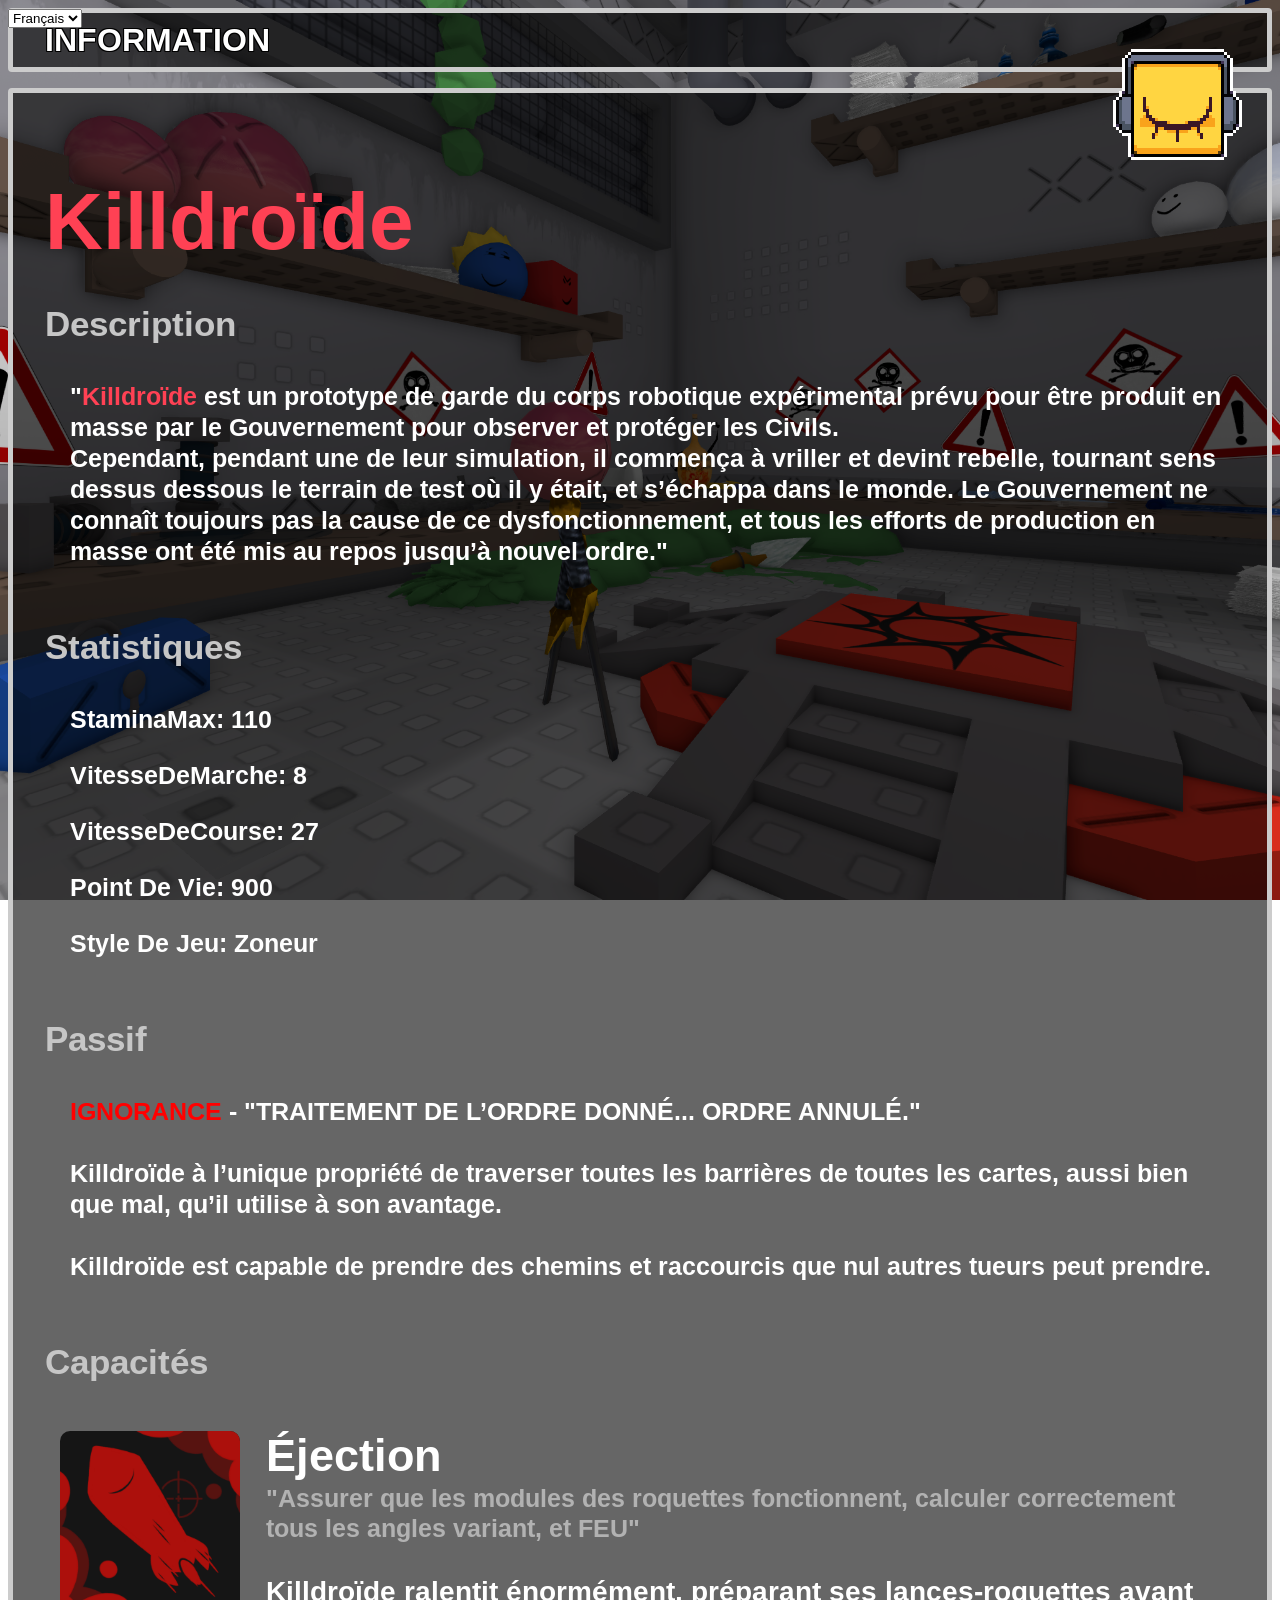
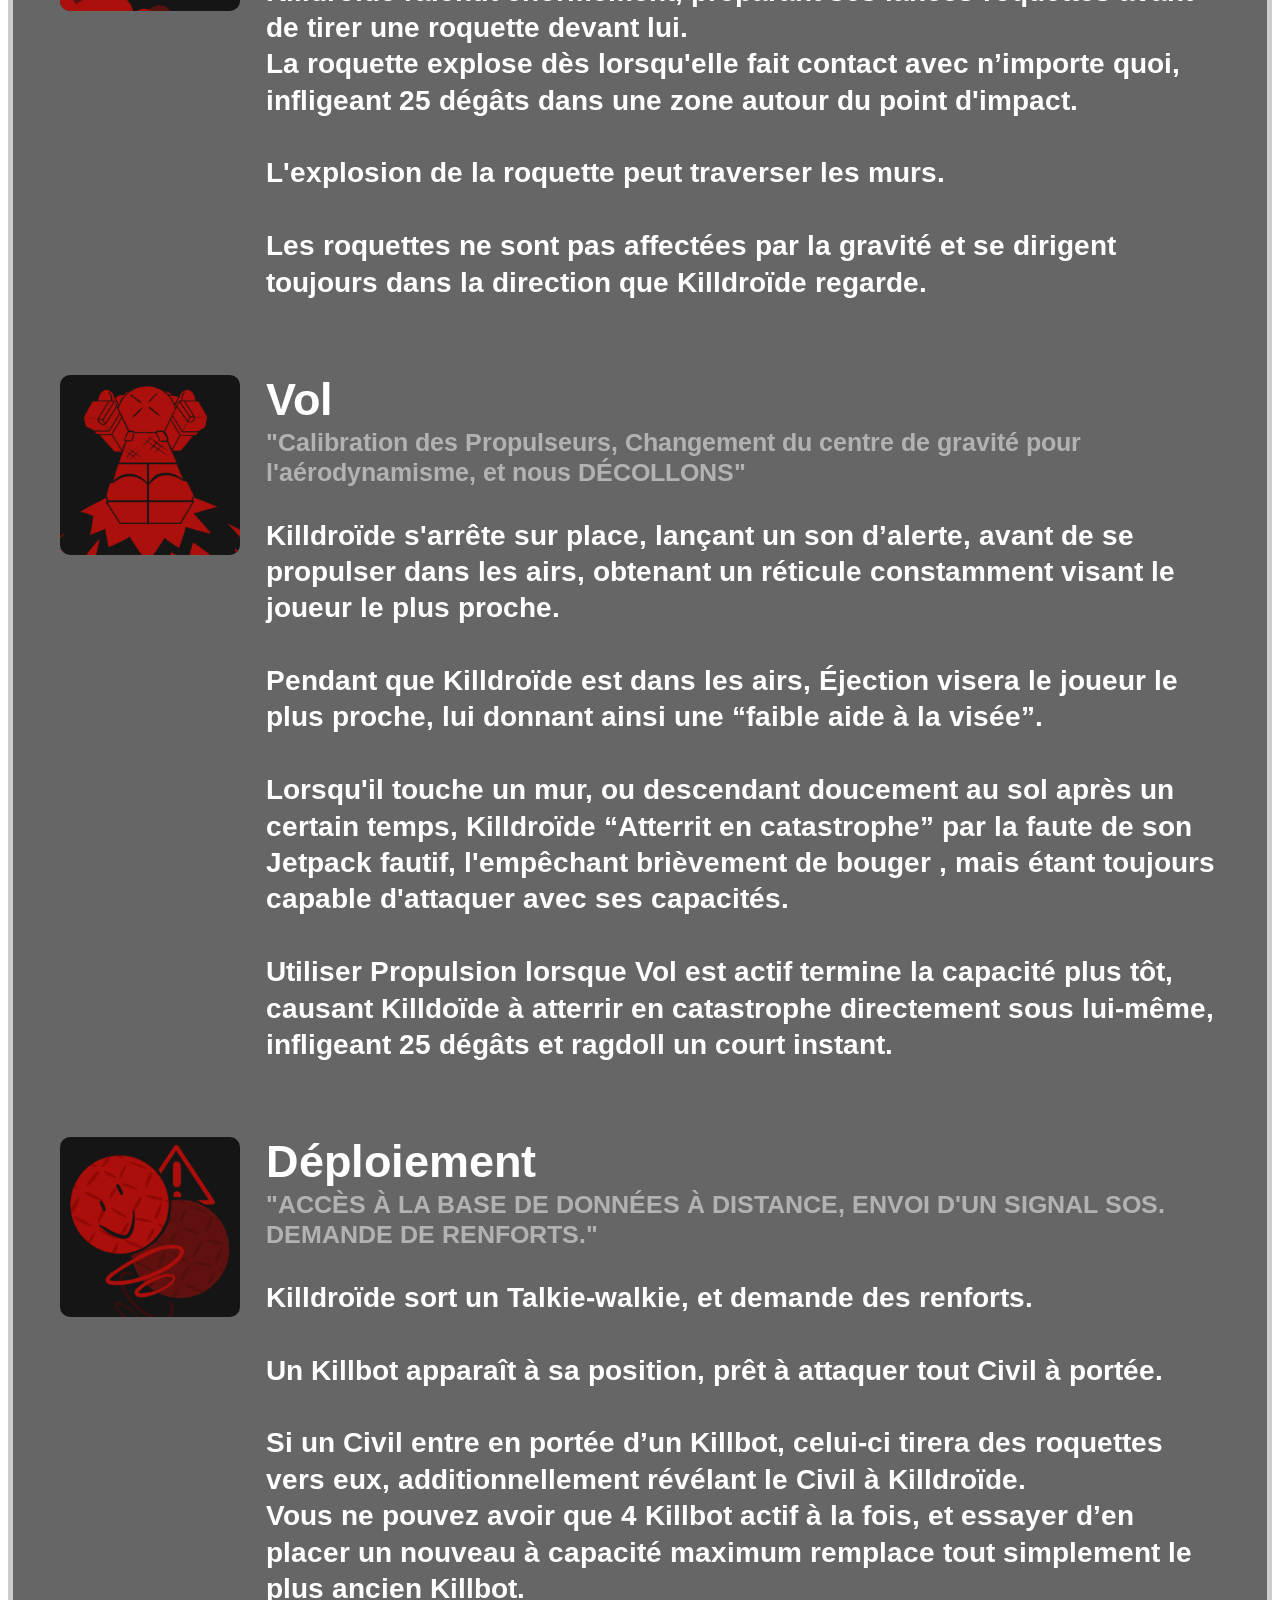
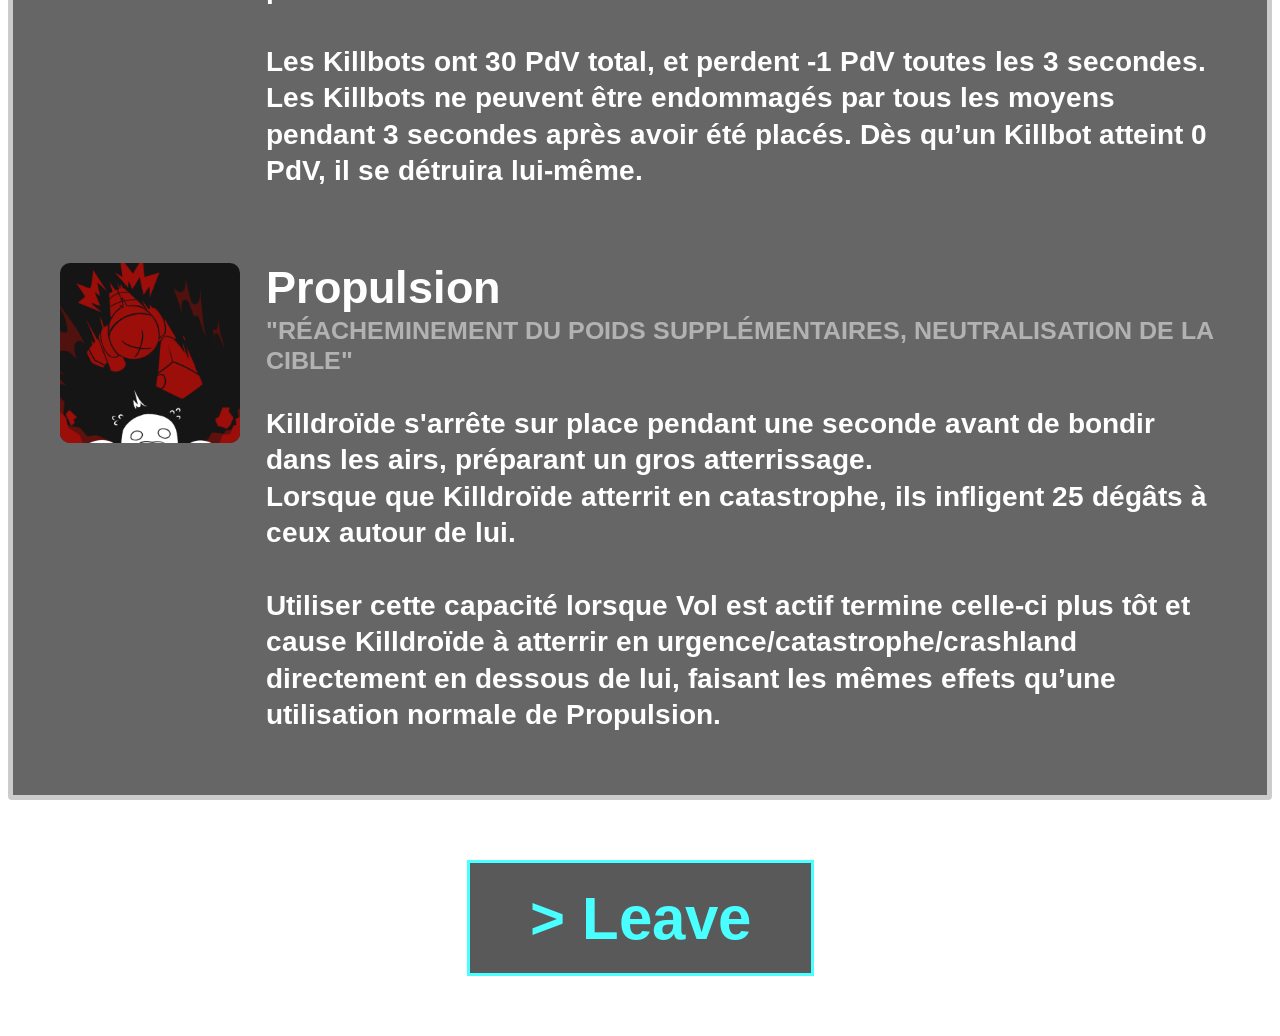
<file: Subpages/Killdroid/DieOfDeathKilldroidInfo.html>
<!DOCTYPE html>
<html lang="fr">

<head>
    <meta charset="UTF-8">
    <title>Die of French</title>
    <link rel="stylesheet" href="KilldroidInfo.css" />

</head>

<body>
    <audio id="main-theme" src="../../Music/DieOfDeathShopTheme.ogg" autoplay loop></audio>

    <div class="music-mute">
        <button id="harken">
            <img src="../../MusicMute/HarkenAudioSettingIconStill1.png" id="harken-icon">
        </button>
    </div>

    <div class="language-selector" style='position: fixed;'>
        <select id="language-select">
            <option value="fr" selected>Français</option>
            <option value="en">English</option>
        </select>
    </div>

    <div class="TextBoxSHOP">
        <div class="Text">
            <p>INFORMATION</p>
        </div>
    </div>

    <div class="TextBox">
        <div class="InfoBox" data-killer-id="killdroid">
            <p class="name"></p>
            <div class="desc">
                <p class="description"></p>
                <p class="descriptiontext"></p>
            </div>
            <div class="stat">
                <p class="stats"></p>
                <p class="stamina"></p>
                <p class="walkspeed"></p>
                <p class="sprintspeed"></p>
                <p class="health"></p>
                <p class="playstyle"></p>
            </div>
            <div class="passives">
                <p class="passive"></p>
                <p class="passivesmall"></p>
            </div>

            <div class="ability">
                <p class="abilities"></p>

                <div class="Abilities">
                    <img src="../../Killers/Killdroid/Abilities/NewEject.webp">
                    <div class="abilities-text">
                        <p class="eject"></p>
                        <p class="ejectquote"></p>
                        <p class="ejectdesc"></p>
                    </div>
                </div>

                <div class="Abilities">
                    <img src="../../Killers/Killdroid/Abilities/NewFlight.webp">
                    <div class="abilities-text">
                        <p class="flight"></p>
                        <p class="flightquote"></p>
                        <p class="flightdesc"></p>
                    </div>
                </div>

                <div class="Abilities">
                    <img src="../../Killers/Killdroid/Abilities/NewDeploy.webp">
                    <div class="abilities-text">
                        <p class="killbot"></p>
                        <p class="killbotquote"></p>
                        <p class="killbotdesc"></p>
                    </div>
                </div>

                <div class="Abilities">
                        <img src="../../Killers/Killdroid/Abilities/PropelIconNEW.webp">
                    <div class="abilities-text">
                        <p class="propel"></p>
                        <p class="propelquote"></p>
                        <p class="propeldesc"></p>
                    </div>
                </div>
            </div>

        </div>
    </div>

    <button class="killer-btn" onclick="location.href='../DieOfDeathKillerShop.html'"> > Leave</button>


    <script>
        const music = document.getElementById("main-theme");
        const button = document.getElementById("harken");
        const icon = document.getElementById("harken-icon");

            const audio = document.getElementById("main-theme");
            audio.volume = 0.15

        const harkenPause = "../../MusicMute/HarkenAudioSettingIconStill1.png";
        const harkenPlay = "../../MusicMute/HarkenAudioSettingIconStill4.png";

        const framesPause = [
            "../../MusicMute/HarkenAudioSettingIconStill4.png",
            "../../MusicMute/HarkenAudioSettingIconStill3.png",
            "../../MusicMute/HarkenAudioSettingIconStill2.png",
            "../../MusicMute/HarkenAudioSettingIconStill1.png"
        ];

        const framesPlay = [
            "../../MusicMute/HarkenAudioSettingIconStill1.png",
            "../../MusicMute/HarkenAudioSettingIconStill2.png",
            "../../MusicMute/HarkenAudioSettingIconStill3.png",
            "../../MusicMute/HarkenAudioSettingIconStill4.png"
        ];

        var noise = new Audio('../../Music/Shopselect.ogg');
        noise.volume = 0.05;
        noise.playbackRate = 2;

        const frameTime = 85;

        let animPlaying = false;

        function playAnim(frames, callback) {
            animPlaying = true;
            let i = 0;

            function showNextFrame() {
                icon.src = frames[i];
                i++;
                if (i < frames.length) {
                    setTimeout(showNextFrame, frameTime);
                } else {
                    animPlaying = false;
                    if (callback) callback();
                }
            }
            showNextFrame();
        }

        function togglemusic() {
            if (animPlaying) return;

            if (music.paused) {
                music.play();
                playAnim(framesPlay);
                noise.play();
            } else {
                music.pause();
                playAnim(framesPause);
                noise.play();
            }
        }

        button.addEventListener("click", togglemusic);

        const languageSelect = document.getElementById('language-select');

        function loadLanguage(lang) {
            fetch(`../Language/${lang}.json`)
                .then(response => response.json())
                .then(data => {
                    updateKillers(data.killers);
                })
                .catch(error => console.error('Something went wrong cuh', error));
        }

        loadLanguage(languageSelect.value);

        languageSelect.addEventListener('change', function () {
            loadLanguage(this.value);
        });

        function parseFullText(text) {
            if (!text) return '';
            return text
                .replace(/\[c:(\w+)\](.*?)\[\/c\]/g, (match, style, content) => {
                    return `<span class="${style}">${content}</span>`;
                })
                .replace(/\[p:(\w+)\](.*?)\[\/p\]/g, (match, style, content) => {
                    return `<p class="${style}">${content}</p>`;
                })
                .replace(/\[br\]/g, '<br><br>')
                .replace(/\[br1\]/g, '<br>');
        }

        function updateKillers(killers) {
            killers.forEach(killer => {
                const element = document.querySelector(`[data-killer-id="${killer.id}"]`);
                if (element) {
                    const name = element.querySelector('.name');
                    const description = element.querySelector('.description');
                    const descriptiontext = element.querySelector('.descriptiontext');
                    const stats = element.querySelector('.stats');
                    const stamina = element.querySelector('.stamina');
                    const walkspeed = element.querySelector('.walkspeed');
                    const sprintspeed = element.querySelector('.sprintspeed');
                    const health = element.querySelector('.health');
                    const playstyle = element.querySelector('.playstyle');
                    const passive = element.querySelector('.passive');
                    const passivesmall = element.querySelector('.passivesmall');
                    const abilities = element.querySelector('.abilities');
                    const eject = element.querySelector('.eject');
                    const ejectquote = element.querySelector('.ejectquote');
                    const ejectdesc = element.querySelector('.ejectdesc');
                    const flight = element.querySelector('.flight');
                    const flightquote = element.querySelector('.flightquote');
                    const flightdesc = element.querySelector('.flightdesc');
                    const killbot = element.querySelector('.killbot');
                    const killbotquote = element.querySelector('.killbotquote');
                    const killbotdesc = element.querySelector('.killbotdesc');
                    const propel = element.querySelector('.propel');
                    const propelquote = element.querySelector('.propelquote');
                    const propeldesc = element.querySelector('.propeldesc');

                    if (name) name.innerHTML = parseFullText(killer.name || '');
                    if (description) description.innerHTML = parseFullText(killer.description || '');
                    if (descriptiontext) descriptiontext.innerHTML = parseFullText(killer.descriptiontext || '');
                    if (stats) stats.innerHTML = parseFullText(killer.stats || '');
                    if (stamina) stamina.innerHTML = parseFullText(killer.stamina || '');
                    if (walkspeed) walkspeed.innerHTML = parseFullText(killer.walkspeed || '');
                    if (sprintspeed) sprintspeed.innerHTML = parseFullText(killer.sprintspeed || '');
                    if (health) health.innerHTML = parseFullText(killer.health || '');
                    if (playstyle) playstyle.innerHTML = parseFullText(killer.playstyle || '');
                    if (passive) passive.innerHTML = parseFullText(killer.passive || '');
                    if (passivesmall) passivesmall.innerHTML = parseFullText(killer.passivesmall || '');
                    if (abilities) abilities.innerHTML = parseFullText(killer.abilities || '');
                    if (eject) eject.innerHTML = parseFullText(killer.eject || '');
                    if (ejectquote) ejectquote.innerHTML = parseFullText(killer.ejectquote || '');
                    if (ejectdesc) ejectdesc.innerHTML = parseFullText(killer.ejectdesc || '');
                    if (flight) flight.innerHTML = parseFullText(killer.flight || '');
                    if (flightquote) flightquote.innerHTML = parseFullText(killer.flightquote || '');
                    if (flightdesc) flightdesc.innerHTML = parseFullText(killer.flightdesc || '');
                    if (killbot) killbot.innerHTML = parseFullText(killer.killbot || '');
                    if (killbotquote) killbotquote.innerHTML = parseFullText(killer.killbotquote || '');
                    if (killbotdesc) killbotdesc.innerHTML = parseFullText(killer.killbotdesc || '');
                    if (propel) propel.innerHTML = parseFullText(killer.propel || '');
                    if (propelquote) propelquote.innerHTML = parseFullText(killer.propelquote || '');
                    if (propeldesc) propeldesc.innerHTML = parseFullText(killer.propeldesc || '');

                }
            });
        }
    </script>
</body>

</html>
</file>
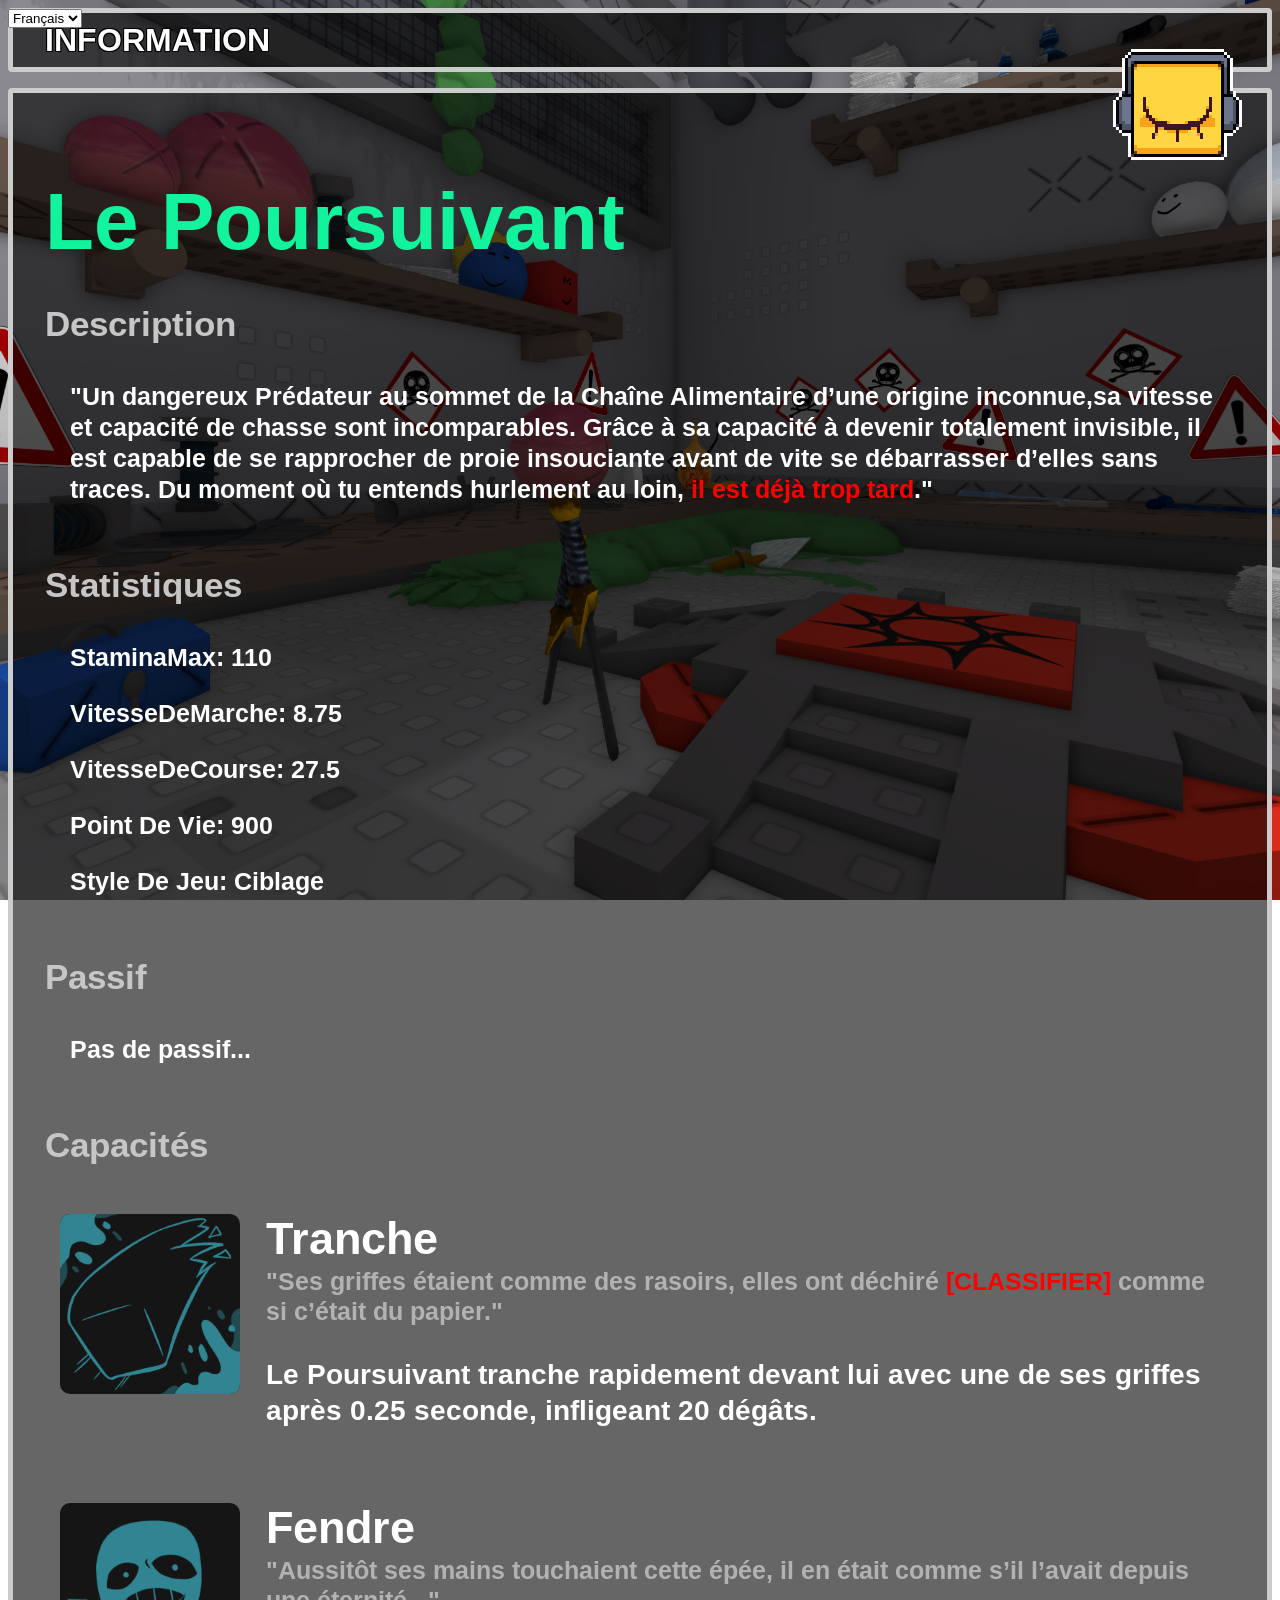
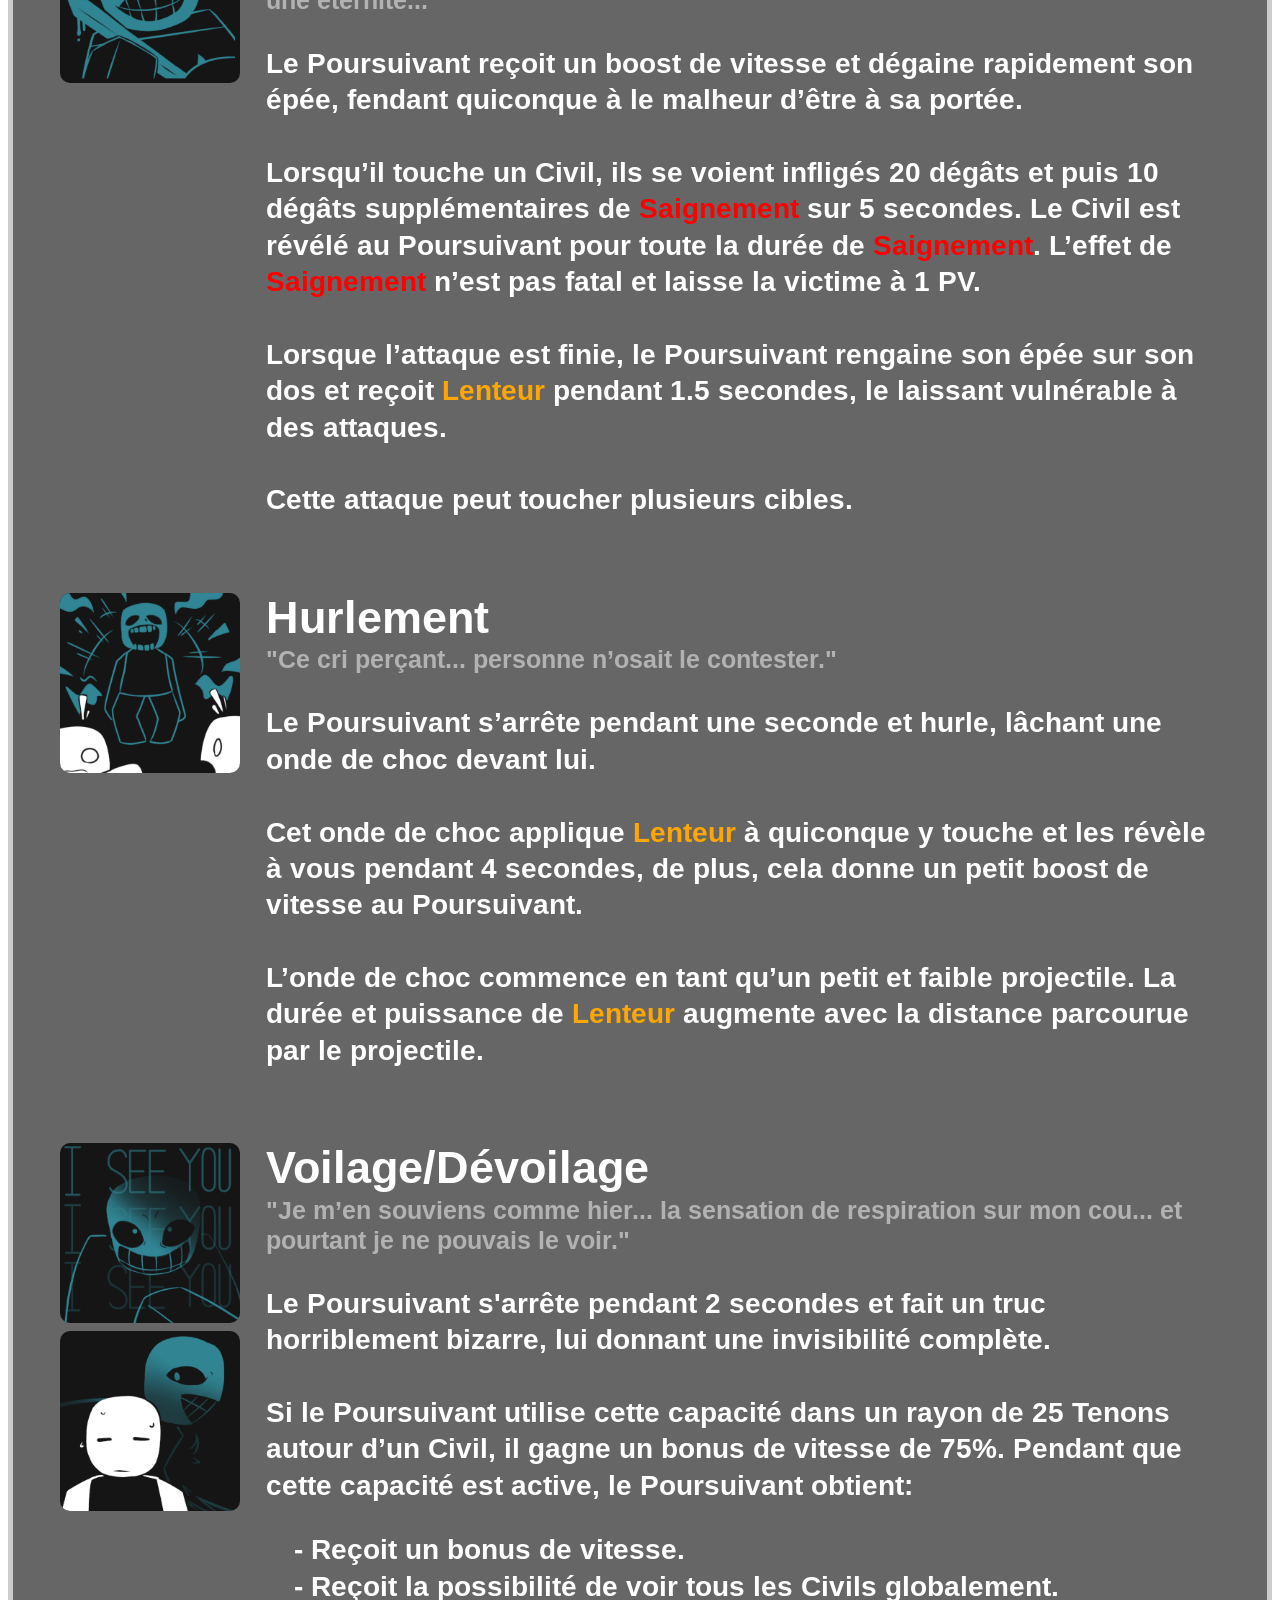
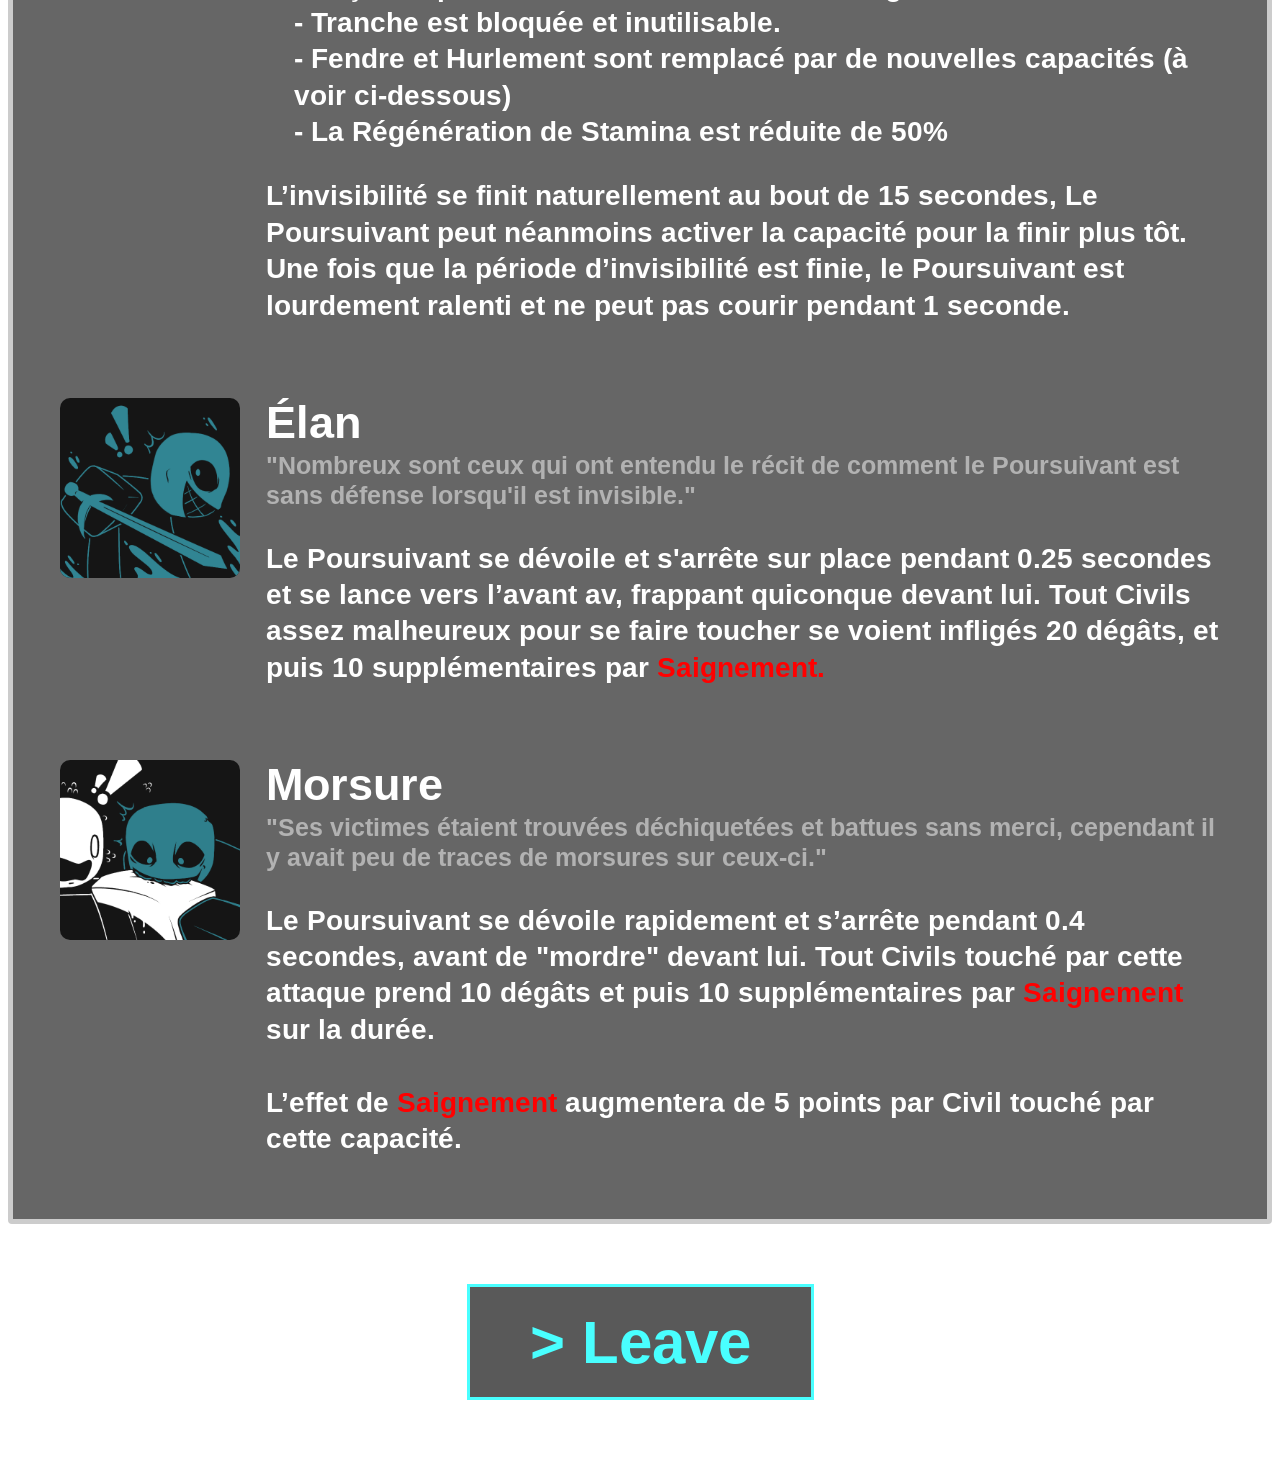
<file: Subpages/Pursuer/DieOfDeathPursuerInfo.html>
<!DOCTYPE html>
<html lang="fr">

<head>
    <meta charset="UTF-8">
    <title>Die of French</title>
    <link rel="stylesheet" href="PursuerInfo.css" />

</head>

<body>
    <audio id="main-theme" src="../../Music/DieOfDeathShopTheme.ogg" autoplay loop></audio>

    <div class="music-mute">
        <button id="harken">
            <img src="../../MusicMute/HarkenAudioSettingIconStill1.png" id="harken-icon">
        </button>
    </div>

    <div class="language-selector" style='position: fixed;'>
        <select id="language-select">
            <option value="fr" selected>Français</option>
            <option value="en">English</option>
        </select>
    </div>

    <div class="TextBoxSHOP">
        <div class="Text">
            <p>INFORMATION</p>
        </div>
    </div>

    <div class="TextBox">
        <div class="InfoBox" data-killer-id="pursuer">
            <p class="name"></p>
            <div class="desc">
                <p class="description"></p>
                <p class="descriptiontext"></p>
            </div>
            <div class="stat">
                <p class="stats"></p>
                <p class="stamina"></p>
                <p class="walkspeed"></p>
                <p class="sprintspeed"></p>
                <p class="health"></p>
                <p class="playstyle"></p>
            </div>
            <div class="passives">
                <p class="passive"></p>
                <p class="passivesmall"></p>
            </div>

            <div class="ability">
                <p class="abilities"></p>

                <div class="Abilities">
                    <img src="../../Killers/Pursuer/Abilities/PursuerM1.webp">
                    <div class="abilities-text">
                        <p class="swing"></p>
                        <p class="swingquote"></p>
                        <p class="swingdesc"></p>
                    </div>
                </div>

                <div class="Abilities">
                    <img src="../../Killers/Pursuer/Abilities/PursuerCleaveIcon.webp">
                    <div class="abilities-text">
                        <p class="cleave"></p>
                        <p class="cleavequote"></p>
                        <p class="cleavedesc"></p>
                    </div>
                </div>

                <div class="Abilities">
                    <img src="../../Killers/Pursuer/Abilities/PursuerHowlIcon.webp">
                    <div class="abilities-text">
                        <p class="howl"></p>
                        <p class="howlquote"></p>
                        <p class="howldesc"></p>
                    </div>
                </div>

                <div class="Abilities">
                    <div class="abilities-images">
                        <img src="../../Killers/Pursuer/Abilities/StalkIcon2.webp">
                        <img src="../../Killers/Pursuer/Abilities/PursuerStalkIcon.webp">
                    </div>
                    <div class="abilities-text">
                        <p class="stalk"></p>
                        <p class="stalkquote"></p>
                        <p class="stalkdesc"></p>
                    </div>
                </div>

                <div class="Abilities">
                    <img src="../../Killers/Pursuer/Abilities/Lunge_Icon.webp">
                    <div class="abilities-text">
                        <p class="lunge"></p>
                        <p class="lungequote"></p>
                        <p class="lungedesc"></p>
                    </div>
                </div>

                <div class="Abilities">
                    <img src="../../Killers/Pursuer/Abilities/Chomp_Icon.webp">
                    <div class="abilities-text">
                        <p class="chomp"></p>
                        <p class="chompquote"></p>
                        <p class="chompdesc"></p>
                    </div>
                </div>
            </div>

        </div>
    </div>

    <button class="killer-btn" onclick="location.href='../DieOfDeathKillerShop.html'"> > Leave</button>


    <script>
        const music = document.getElementById("main-theme");
        const button = document.getElementById("harken");
        const icon = document.getElementById("harken-icon");

        const audio = document.getElementById("main-theme");
        audio.volume = 0.15

        const harkenPause = "../../MusicMute/HarkenAudioSettingIconStill1.png";
        const harkenPlay = "../../MusicMute/HarkenAudioSettingIconStill4.png";

        const framesPause = [
            "../../MusicMute/HarkenAudioSettingIconStill4.png",
            "../../MusicMute/HarkenAudioSettingIconStill3.png",
            "../../MusicMute/HarkenAudioSettingIconStill2.png",
            "../../MusicMute/HarkenAudioSettingIconStill1.png"
        ];

        const framesPlay = [
            "../../MusicMute/HarkenAudioSettingIconStill1.png",
            "../../MusicMute/HarkenAudioSettingIconStill2.png",
            "../../MusicMute/HarkenAudioSettingIconStill3.png",
            "../../MusicMute/HarkenAudioSettingIconStill4.png"
        ];

        var noise = new Audio('../../Music/Shopselect.ogg');
        noise.volume = 0.05;
        noise.playbackRate = 2;

        const frameTime = 85;

        let animPlaying = false;

        function playAnim(frames, callback) {
            animPlaying = true;
            let i = 0;

            function showNextFrame() {
                icon.src = frames[i];
                i++;
                if (i < frames.length) {
                    setTimeout(showNextFrame, frameTime);
                } else {
                    animPlaying = false;
                    if (callback) callback();
                }
            }
            showNextFrame();
        }

        function togglemusic() {
            if (animPlaying) return;

            if (music.paused) {
                music.play();
                playAnim(framesPlay);
                noise.play();
            } else {
                music.pause();
                playAnim(framesPause);
                noise.play();
            }
        }

        button.addEventListener("click", togglemusic);

        const languageSelect = document.getElementById('language-select');

        function loadLanguage(lang) {
            fetch(`../Language/${lang}.json`)
                .then(response => response.json())
                .then(data => {
                    updateKillers(data.killers);
                })
                .catch(error => console.error('Something went wrong cuh', error));
        }

        loadLanguage(languageSelect.value);

        languageSelect.addEventListener('change', function () {
            loadLanguage(this.value);
        });

        function parseFullText(text) {
            if (!text) return '';
            return text
                .replace(/\[c:(\w+)\](.*?)\[\/c\]/g, (match, style, content) => {
                    return `<span class="${style}">${content}</span>`;
                })
                .replace(/\[p:(\w+)\](.*?)\[\/p\]/g, (match, style, content) => {
                    return `<p class="${style}">${content}</p>`;
                })
                .replace(/\[br\]/g, '<br><br>')
                .replace(/\[br1\]/g, '<br>');
        }

        function updateKillers(killers) {
            killers.forEach(killer => {
                const element = document.querySelector(`[data-killer-id="${killer.id}"]`);
                if (element) {
                    const name = element.querySelector('.name');
                    const description = element.querySelector('.description');
                    const descriptiontext = element.querySelector('.descriptiontext');
                    const stats = element.querySelector('.stats');
                    const stamina = element.querySelector('.stamina');
                    const walkspeed = element.querySelector('.walkspeed');
                    const sprintspeed = element.querySelector('.sprintspeed');
                    const health = element.querySelector('.health');
                    const playstyle = element.querySelector('.playstyle');
                    const passive = element.querySelector('.passive');
                    const passivesmall = element.querySelector('.passivesmall');
                    const abilities = element.querySelector('.abilities');
                    const swing = element.querySelector('.swing');
                    const swingquote = element.querySelector('.swingquote');
                    const swingdesc = element.querySelector('.swingdesc');
                    const cleave = element.querySelector('.cleave');
                    const cleavequote = element.querySelector('.cleavequote');
                    const cleavedesc = element.querySelector('.cleavedesc');
                    const howl = element.querySelector('.howl');
                    const howlquote = element.querySelector('.howlquote');
                    const howldesc = element.querySelector('.howldesc');
                    const stalk = element.querySelector('.stalk');
                    const stalkquote = element.querySelector('.stalkquote');
                    const stalkdesc = element.querySelector('.stalkdesc');
                    const lunge = element.querySelector('.lunge');
                    const lungequote = element.querySelector('.lungequote');
                    const lungedesc = element.querySelector('.lungedesc');
                    const chomp = element.querySelector('.chomp');
                    const chompquote = element.querySelector('.chompquote');
                    const chompdesc = element.querySelector('.chompdesc');

                    if (name) name.innerHTML = parseFullText(killer.name || '');
                    if (description) description.innerHTML = parseFullText(killer.description || '');
                    if (descriptiontext) descriptiontext.innerHTML = parseFullText(killer.descriptiontext || '');
                    if (stats) stats.innerHTML = parseFullText(killer.stats || '');
                    if (stamina) stamina.innerHTML = parseFullText(killer.stamina || '');
                    if (walkspeed) walkspeed.innerHTML = parseFullText(killer.walkspeed || '');
                    if (sprintspeed) sprintspeed.innerHTML = parseFullText(killer.sprintspeed || '');
                    if (health) health.innerHTML = parseFullText(killer.health || '');
                    if (playstyle) playstyle.innerHTML = parseFullText(killer.playstyle || '');
                    if (passive) passive.innerHTML = parseFullText(killer.passive || '');
                    if (passivesmall) passivesmall.innerHTML = parseFullText(killer.passivesmall || '');
                    if (abilities) abilities.innerHTML = parseFullText(killer.abilities || '');
                    if (swing) swing.innerHTML = parseFullText(killer.swing || '');
                    if (swingquote) swingquote.innerHTML = parseFullText(killer.swingquote || '');
                    if (swingdesc) swingdesc.innerHTML = parseFullText(killer.swingdesc || '');
                    if (cleave) cleave.innerHTML = parseFullText(killer.cleave || '');
                    if (cleavequote) cleavequote.innerHTML = parseFullText(killer.cleavequote || '');
                    if (cleavedesc) cleavedesc.innerHTML = parseFullText(killer.cleavedesc || '');
                    if (howl) howl.innerHTML = parseFullText(killer.howl || '');
                    if (howlquote) howlquote.innerHTML = parseFullText(killer.howlquote || '');
                    if (howldesc) howldesc.innerHTML = parseFullText(killer.howldesc || '');
                    if (stalk) stalk.innerHTML = parseFullText(killer.stalk || '');
                    if (stalkquote) stalkquote.innerHTML = parseFullText(killer.stalkquote || '');
                    if (stalkdesc) stalkdesc.innerHTML = parseFullText(killer.stalkdesc || '');
                    if (lunge) lunge.innerHTML = parseFullText(killer.lunge || '');
                    if (lungequote) lungequote.innerHTML = parseFullText(killer.lungequote || '');
                    if (lungedesc) lungedesc.innerHTML = parseFullText(killer.lungedesc || '');
                    if (chomp) chomp.innerHTML = parseFullText(killer.chomp || '');
                    if (chompquote) chompquote.innerHTML = parseFullText(killer.chompquote || '');
                    if (chompdesc) chompdesc.innerHTML = parseFullText(killer.chompdesc || '');

                }
            });
        }
    </script>
</body>

</html>
</file>
<file: Css/DoDHome.css>
@import url('https://fonts.googleapis.com/css2?family=Arimo:ital,wght@0,400..700;1,400..700&display=swap');


body {
    font-family: "Arimo";
    font-weight: 1000;
}

body::before {
    content: '';
    position: fixed;
    top: 0;
    left: 0;
    width: 100%;
    height: 100%;
    background-image: url("../Background/Home.png");
    background-position: center;
    background-size: cover;
    background-repeat: no-repeat;
    z-index: -1;
}

.logo {
    display: flex;
    align-items: center;
    justify-content: center;
}

.TextBox {
    display: flex;
    padding-top: 20px;
    padding-bottom: 20px;
    margin-right: 25%;
    margin-left: 25%;
    justify-content: center;
    align-items: center;
    background-color: rgba(0, 0, 0, 0.6);
    border: 5px solid rgba(204, 204, 204, 0.514);
    border-radius: 4px;
}

.Text {
    padding-left: 20px;
    padding-right: 20px;
    padding-top: 10px;
    padding-bottom: 10px;
    margin: 0;
    color: rgb(202, 202, 202);
    text-shadow:
        -1px -1px 0 black,
        1px -1px 0 black,
        -1px 1px 0 black,
        1px 1px 0 black;
    font-size: 2em;
}

.ButtonSetter {
    display: flex;
    align-items: center;
    justify-content: center;
}

.Redirect {
    margin-top: 5em;
    display: grid;
    grid-template-columns: repeat(2, 1fr);
    grid-template-rows: repeat(2, 1fr);
    gap: 3em;
}

button {
    border: none;
    background: none;
}

img{
    image-rendering: pixelated
}
.music-mute {
    position: fixed;
    top: 3em;
    bottom: auto;
    left: auto;
    right: 2em;
}
</file>
<file: Css/DoDAchieve.css>
@import url('https://fonts.googleapis.com/css2?family=Arimo:ital,wght@0,400..700;1,400..700&display=swap');


body {
    font-family: "Arimo";
    font-weight: 1000;
}

body::before {
    content: '';
    position: fixed;
    top: 0;
    left: 0;
    width: 100%;
    height: 100%;
    background-image: url("../Background/maps.png");
    background-position: center;
    background-size: cover;
    background-repeat: no-repeat;
    z-index: -1;
}

.Background{
    display: flex;
    align-items: center;
    justify-content: center;
    position: absolute;
    scale:100%;
    top: 50%;
    left: 50%;
    transform: translate(-50%, -50%);
    z-index: -1;
}

button {
    border: none;
    background: none;
}

.Button:hover {
    filter: invert(7%);

}

.music-mute {
    image-rendering: pixelated ;
    position: fixed;
    top: 3em;
    bottom: auto;
    left: auto;
    right: 2em;
}

.achievement-container {
    padding: 30px;
    width: 80%;
    max-width: 54em;
    min-height: 450px;
    position: fixed;
    top: 50%;
    left: 50%;
    transform: translate(-50%, -50%);
    z-index: 1;
}

.Achievement {
    display: flex;
    justify-content: space-between;
    align-items: flex-start;
    padding: 15px;
    background: rgba(77, 100, 112, 0.9);
    border: 5px solid rgba(119, 154, 173, 0.6);
    border-radius: 5px;
    margin-bottom: 5px;
    gap: 20px;
    height: 200px;
}

.Achievement div {
    flex: 1;
}

.Achievement .title {
    margin: 0;
    color: #fff;
    font-weight: bold;
    font-size: 30px;
}

.Achievement .description{
    margin-top: 5px;
    color: #fff;
    font-weight: normal;
    font-size: 20px;
}

.Achievement .quote {
    margin-top: 5px;
    color: #fff;
    font-weight: normal;
    font-size: 20px;
    font-style: italic;
}

.Achievement img {
    width: 200px;
    height: 200px;
    object-fit: contain;
    flex-shrink: 0;
}

.achievement-buttons {
    display: flex;
    gap: 10px;
    max-width: 500em;
    margin-bottom: 20px;
    justify-content: center;
    flex-wrap: wrap;
}

.achievement-btn{
        text-shadow:
        -1px -1px 0 black,
        1px -1px 0 black,
        -1px 1px 0 black,
        1px 1px 0 black;
}

.achievement-btn[data-category="fun"] {
    padding: 18px 25px;
    background: rgba(48, 48, 48, 0.8);
    color: #3aad3b;
    border: solid #3aad3b;
    cursor: pointer;
    font-family: "Arimo", sans-serif;
    font-weight: 700;
    font-size: 40px;
}

.achievement-btn[data-category="completion"] {
    padding: 18px 25px;
    background: rgba(48, 48, 48, 0.8);
    color: #ffd849;
    border: solid #ffd849;
    cursor: pointer;
    font-family: "Arimo", sans-serif;
    font-weight: 700;
    font-size: 40px;
}

.achievement-btn[data-category="challenge"] {
    padding: 18px 25px;
    background: rgba(48, 48, 48, 0.8);
    color: #e32828;
    border: solid #e32828;
    cursor: pointer;
    font-family: "Arimo", sans-serif;
    font-weight: 700;
    font-size: 40px;
}

.achievement-btn[data-category="secret"] {
    padding: 18px 25px;
    background: rgba(48, 48, 48, 0.8);
    color: #a17cff;
    border: solid #a17cff;
    cursor: pointer;
    font-family: "Arimo", sans-serif;
    font-weight: 700;
    font-size: 40px;
}

.achievement-btn[data-category="fun"].active {
 filter: contrast(1.3);
}

.achievement-btn[data-category="completion"].active {
 filter: contrast(1.3);
}

.achievement-btn[data-category="challenge"].active {
 filter: contrast(1.3);
}

.achievement-btn[data-category="secret"].active {
 filter: contrast(1.3);
}

.achievement-content {
    background-image: url("../Background/clipboard.png");
    background-position: center;
    background-size: cover;
    background-repeat: no-repeat;

    border-radius: 5px;
    padding: 20px;
    min-height: 1000px;
    max-height: 1000px; 
    overflow-y: auto; 
}

.achievement-category {
    display: none;
}

.achievement-category.active {
    display: grid;
    grid-template-columns: 1fr;
    gap: 10px; 
    overflow-y: auto; 
}
</file>
<file: Css/DoDKillerShop.css>
@import url('https://fonts.googleapis.com/css2?family=Arimo:ital,wght@0,400..700;1,400..700&display=swap');


body {
    font-family: "Arimo";
    font-weight: 1000;
}

body::before {
    content: '';
    position: fixed;
    top: 0;
    left: 0;
    width: 100%;
    height: 100%;
    background-image: url("../Background/killershop.png");
    background-position: center;
    background-size: cover;
    background-repeat: no-repeat;
    z-index: -1;
}

.TextBoxSHOP {
    display: flex;
    margin-right: auto;
    margin-left: auto;
    max-height: 5em;
    min-width: 700px;
    max-width: 1000px;
    justify-content: center;
    align-items: left;
    background-color: rgba(0, 0, 0, 0.6);
    border: 5px solid rgb(204, 204, 204);
    border-radius: 4px;
    margin-bottom: 1em;
    font-size: 2em;
    padding: 0.2em 1em;
}

.TextBox {
    display: grid;
    padding-top: 2em;
    padding-bottom: 1em;
    padding-left: 2em;
    padding-right: 2em;
    margin-right: auto;
    margin-left: auto;
    min-width: 700px;
    max-width: 1000px;
    justify-content: center;
    align-items: center;
    background-color: rgba(0, 0, 0, 0.6);
    border: 5px solid rgb(204, 204, 204);
    border-radius: 4px;
}

.Text p{
    margin: 0;
    color: rgb(255, 255, 255);
    text-shadow:
        -1px -1px 0 black,
        1px -1px 0 black,
        -1px 1px 0 black,
        1px 1px 0 black;
    font-size: 2em;
}

.KillerBox {
    display: grid;
    grid-template-columns: repeat(3, 300px);
    column-gap: 40px;
    row-gap: 40px; 
    justify-content: center;
    align-items: start;
}

.Killer {
    display: flex;
    flex-direction: column;
    align-items: center;
    width: 100%;
}

.Killer img {
    width: 100%;
    height: auto;
    object-fit: cover;
    border: 5px solid rgb(99, 99, 99);
    border-radius: 5px;
    box-sizing: border-box;
}

.Killer .name {
    position: absolute;
    bottom: 5px;
    right: 50%;
    transform: translateX(50%);
    color: white;
    font-family: "Arimo", sans-serif;
    font-weight: 700;
    font-size: 36px;
    text-shadow:
        -2px -2px 0 black,
        2px -2px 0 black,
        -2px 2px 0 black,
        2px 2px 0 black,
        0px 0px 10px rgba(0, 0, 0, 0.8);
    padding: 5px 15px;
    text-align: center;
    pointer-events: none;
    z-index: 1;
}


.Killer p  {
    margin: 0;
    color: rgb(255, 255, 255);
    text-shadow:
        -1px -1px 0 black,
        1px -1px 0 black,
        -1px 1px 0 black,
        1px 1px 0 black;
    font-size: 2em;
}

button {
    border:none;
    background: none;
}

.redirect {
    display: flex;
    gap: 0.5em;
    margin-top: 0.5em;
    justify-content: center;
    object-fit: contain;
}

.killer-btn[data-category="infos"] {
    padding: 12px 25px;
    background: rgba(48, 48, 48, 0.8);
    color: #49ff49;
    border: solid #49ff49;
    cursor: pointer;
    font-family: "Arimo", sans-serif;
    font-weight: 700;
    font-size: 36px;
}

.killer-btn[data-category="infos"]:hover,.killer-btn[data-category="skins"]:hover {
background-color: rgb(29, 29, 29);
}

.killer-btn[data-category="skins"] {
    padding: 12px 25px;
    background: rgba(48, 48, 48, 0.8);
    color: #ff499e;
    border: solid #ff499e;
    cursor: pointer;
    font-family: "Arimo", sans-serif;
    font-weight: 700;
    font-size: 36px;
}

img {
    image-rendering: pixelated;
}

.music-mute {
    position: fixed;
    top: 3em;
    bottom: auto;
    left: auto;
    right: 2em;
}
</file>
<file: Css/DoDLibrary.css>
@import url('https://fonts.googleapis.com/css2?family=Arimo:ital,wght@0,400..700;1,400..700&display=swap');


body {
    font-family: "Arimo";
    font-weight: 1000;
}

body::before {
    content: '';
    position: fixed;
    top: 0;
    left: 0;
    width: 100%;
    height: 100%;
    background-image: url("../Background/library.png");
    background-position: center;
    background-size: cover;
    background-repeat: no-repeat;
    z-index: -1;
}

.ButtonSetter {
    display: flex;
    align-items: center;
    justify-content: center;
    position: absolute;
    top: 50%;
    left: 50%;
    transform: translate(-50%, -50%);
}

.Redirect {
    display:inline;
    gap: 3px 100px;
}

button {
    border: none;
    background: none;
}

.Button:hover {
    filter: invert(7%);
}

.music-mute {
    image-rendering: pixelated ;
    position: fixed;
    top: 3em;
    bottom: auto;
    left: auto;
    right: 2em;
}
</file>
<file: Css/DoDShop.css>
@import url('https://fonts.googleapis.com/css2?family=Arimo:ital,wght@0,400..700;1,400..700&display=swap');


body {
    font-family: "Arimo";
    font-weight: 1000;
}

body::before {
    content: '';
    position: fixed;
    top: 0;
    left: 0;
    width: 100%;
    height: 100%;
    background-image: url("../Background/blackiron.png");
    background-position: center;
    background-size: cover;
    background-repeat: no-repeat;
    z-index: -1;
}

.ButtonSetter {
    display: flex;
    align-items: center;
    justify-content: center;
    position: absolute;
    top: 50%;
    left: 50%;
    transform: translate(-50%, -50%);
}

.Redirect {
    display:flex;
    gap: 3px 100px;
}

button {
    border: none;
    background: none;
}

.Button:hover {
    filter: invert(7%);
}

.music-mute {
    image-rendering: pixelated ;
    position: fixed;
    top: 3em;
    bottom: auto;
    left: auto;
    right: 2em;
}
</file>
<file: Subpages/Artful/ArtfulInfo.css>
@import url('https://fonts.googleapis.com/css2?family=Arimo:ital,wght@0,400..700;1,400..700&display=swap');

body {
    font-family: "Arimo";
    font-weight: 1000;
}

body::before {
    content: '';
    position: fixed;
    top: 0;
    left: 0;
    width: 100%;
    height: 100%;
    background-image: url("../../Background/killershop.png");
    background-position: center;
    background-size: cover;
    background-repeat: no-repeat;
    z-index: -1;
}

.TextBoxSHOP {
    padding-left: 2em;
    padding-right: 2em;
    padding-top: 0.5em;
    padding-bottom: 0.5em;
    margin-right: auto;
    margin-left: auto;
    max-height: 5em;
    min-width: 10px;
    max-width:1600px;
    background-color: rgba(0, 0, 0, 0.6);
    border: 5px solid rgb(204, 204, 204);
    border-radius: 4px;
    margin-bottom: 1em;
    font-size: 1em;
}

.TextBox {
    padding-left: 2em;
    padding-right: 2em;
    margin-right: auto;
    margin-left: auto;
    min-height: 500px;  
    min-width: 10px;
    max-width:1600px;
    background-color: rgba(0, 0, 0, 0.6);
    border: 5px solid rgb(204, 204, 204);
    border-radius: 4px;
    overflow: hidden;
    display: flex;
    flex-direction: column; 
}

.Text p {
    margin: 0;
    color: rgb(255, 255, 255);
    text-shadow:
        -1px -1px 0 black,
        1px -1px 0 black,
        -1px 1px 0 black,
        1px 1px 0 black;
    font-size: 2em;
}

.name {
    color: #d0fffc;
    font-family: "Arimo", sans-serif;
    font-weight: 700;
    font-size: 80px;
    text-align: left;
    margin-bottom: 0;
}

.desc, .stat, .passives, .abilities {
    display: inline-block;
    word-wrap: break-word;
    overflow-wrap: break-word;
    white-space: normal;
    width: 100%;
    box-sizing: border-box;
    color: #c6c6c6;
    font-family: "Arimo", sans-serif;
    font-weight: 700;
    font-size: 35px;
    text-align: left;
}

.descriptiontext,.passivesmall ,.stamina, .walkspeed, .sprintspeed, .health, .playstyle {
    padding-left: 1em;
    color: #fff;
    text-wrap: wrap;
    font-family: "Arimo", sans-serif;
    font-weight: 700;
    font-size: 25px;
    text-align: left;
}

.Abilities {
    display: flex;
    align-items: flex-start;
    padding: 12px 15px;
    border-radius: 5px;
    margin-bottom: 50px;
    gap: 10px;
    min-height: 180px;
}

.Abilities .abilities-images {
    display: flex;
    flex-direction: column;
    gap: 8px;
    flex-shrink: 0;
}

.Abilities .abilities-text {
    flex: 1;
    display: flex;
    flex-direction: column;
    gap: 2px;
    margin-left: 1em;
}

.Abilities>img {
    width: 180px;
    height: 180px;
    object-fit: contain;
    border-radius: 10px;
    background: rgba(0, 0, 0, 0.8);
    flex-shrink: 0;
}

.Abilities .abilities-images img {
    width: 180px;
    height: 180px;
    object-fit: contain;
    border-radius: 10px;
    background: rgba(0, 0, 0, 0.8);
    flex-shrink: 0;
    display: block;
}

.Abilities .swing,
.Abilities .implement,
.Abilities .copywrite,
.Abilities .repurpose {
    margin: 0;
    color: #fff;
    font-weight: bold;
    font-size: 45px;
    line-height: 1.1;
}

.Abilities .swingquote,
.Abilities .implementquote,
.Abilities .copywritequote,
.Abilities .repurposequote {
    margin-top: 0;
    color: #b2b2b2;
    font-weight: bold;
    font-size: 25px;
    line-height: 1.2;
}

.Abilities .swingdesc,
.Abilities .implementdesc,
.Abilities .copywritedesc,
.Abilities .repurposedesc {
    margin: 4px 0 0 0;
    color: #fff;
    font-weight: bold;
    font-size: 28px;
    line-height: 1.3;
}

button {
    border: none;
    background: none;
}

.redirect {
    display: flex;
    gap: 0.5em;
    margin-top: 0.5em;
    justify-content: center;
    object-fit: contain;
}

.killer-btn {
    padding: 19px 60px;
    background: rgba(48, 48, 48, 0.8);
    color: #49ffff;
    border: solid #49ffff;
    cursor: pointer;
    font-family: "Arimo", sans-serif;
    font-weight: 700;
    font-size: 60px;

    margin-top: 1em;
    margin-bottom: 1em;
    margin-right: auto;
    margin-left: auto;
    display: flex;
    flex-direction: column; 
}

.music-mute {
    position: fixed;
    top: 3em;
    bottom: auto;
    left: auto;
    right: 2em;
    image-rendering: pixelated;
}

.artfulblue{
    color: #befaff;
    font-weight: bold;
}

.hawkesblue {
    color: #DCDCFF;
    font-weight: bold;
}

.tab{
    margin-left: 1em;
}

.italic{
    font-style: italic;
}
</file>
<file: Subpages/Badware/BadwareInfo.css>
@import url('https://fonts.googleapis.com/css2?family=Arimo:ital,wght@0,400..700;1,400..700&display=swap');

body {
    font-family: "Arimo";
    font-weight: 1000;
}

body::before {
    content: '';
    position: fixed;
    top: 0;
    left: 0;
    width: 100%;
    height: 100%;
    background-image: url("../../Background/killershop.png");
    background-position: center;
    background-size: cover;
    background-repeat: no-repeat;
    z-index: -1;
}

.TextBoxSHOP {
    padding-left: 2em;
    padding-right: 2em;
    padding-top: 0.5em;
    padding-bottom: 0.5em;
    margin-right: auto;
    margin-left: auto;
    max-height: 5em;
    min-width: 10px;
    max-width:1600px;
    background-color: rgba(0, 0, 0, 0.6);
    border: 5px solid rgb(204, 204, 204);
    border-radius: 4px;
    margin-bottom: 1em;
    font-size: 1em;
}

.TextBox {
    padding-left: 2em;
    padding-right: 2em;
    margin-right: auto;
    margin-left: auto;
    min-height: 500px;  
    min-width: 10px;
    max-width:1600px;
    background-color: rgba(0, 0, 0, 0.6);
    border: 5px solid rgb(204, 204, 204);
    border-radius: 4px;
    overflow: hidden;
    display: flex;
    flex-direction: column; 
}

.Text p {
    margin: 0;
    color: rgb(255, 255, 255);
    text-shadow:
        -1px -1px 0 black,
        1px -1px 0 black,
        -1px 1px 0 black,
        1px 1px 0 black;
    font-size: 2em;
}

.name {
    color: #32ff10;
    font-family: "Arimo", sans-serif;
    font-weight: 700;
    font-size: 80px;
    text-align: left;
    margin-bottom: 0;
}

.desc, .stat, .passives, .abilities {
    display: inline-block;
    word-wrap: break-word;
    overflow-wrap: break-word;
    white-space: normal;
    width: 100%;
    box-sizing: border-box;
    color: #c6c6c6;
    font-family: "Arimo", sans-serif;
    font-weight: 700;
    font-size: 35px;
    text-align: left;
}

.descriptiontext, .stamina, .walkspeed, .sprintspeed, .health, .playstyle, .passivesmall {
    padding-left: 1em;
    color: #fff;
    text-wrap: wrap;
    font-family: "Arimo", sans-serif;
    font-weight: 700;
    font-size: 25px;
    text-align: left;
}

.Abilities {
    display: flex;
    align-items: flex-start;
    padding: 12px 15px;
    border-radius: 5px;
    margin-bottom: 50px;
    gap: 10px;
    min-height: 180px;
}

.Abilities .abilities-images {
    display: flex;
    flex-direction: column;
    gap: 8px;
    flex-shrink: 0;
}

.Abilities .abilities-text {
    flex: 1;
    display: flex;
    flex-direction: column;
    gap: 2px;
    margin-left: 1em;
}

.Abilities>img {
    width: 180px;
    height: 180px;
    object-fit: contain;
    border-radius: 10px;
    background: rgba(0, 0, 0, 0.8);
    flex-shrink: 0;
}

.Abilities .abilities-images img {
    width: 180px;
    height: 180px;
    object-fit: contain;
    border-radius: 10px;
    background: rgba(0, 0, 0, 0.8);
    flex-shrink: 0;
    display: block;
}

.Abilities .swing,
.Abilities .firewall,
.Abilities .bolt,
.Abilities .rift {
    margin: 0;
    color: #fff;
    font-weight: bold;
    font-size: 45px;
    line-height: 1.1;
}

.Abilities .swingquote,
.Abilities .firewallquote,
.Abilities .boltquote,
.Abilities .riftquote {
    margin-top: 0;
    color: #b2b2b2;
    font-weight: bold;
    font-size: 25px;
    line-height: 1.2;
}

.Abilities .swingdesc,
.Abilities .firewalldesc,
.Abilities .boltdesc,
.Abilities .riftdesc{
    margin: 4px 0 0 0;
    color: #fff;
    font-weight: bold;
    font-size: 28px;
    line-height: 1.3;
}

button {
    border: none;
    background: none;
}

.redirect {
    display: flex;
    gap: 0.5em;
    margin-top: 0.5em;
    justify-content: center;
    object-fit: contain;
}

.killer-btn {
    padding: 19px 60px;
    background: rgba(48, 48, 48, 0.8);
    color: #49ffff;
    border: solid #49ffff;
    cursor: pointer;
    font-family: "Arimo", sans-serif;
    font-weight: 700;
    font-size: 60px;

    margin-top: 1em;
    margin-bottom: 1em;
    margin-right: auto;
    margin-left: auto;
    display: flex;
    flex-direction: column; 
}

.music-mute {
    position: fixed;
    top: 3em;
    bottom: auto;
    left: auto;
    right: 2em;
    image-rendering: pixelated;
}

.badwaregreen {
    color: #95f800;
    font-weight: bold;
}

.toolboxblue {
    color: #befaff;
    font-weight: bold;
}

.tasfblue {
    color: #3c69a1;
    font-weight: bold;
}

.tab{
    margin-left: 1em;
}
</file>
<file: Subpages/Harken/HarkenInfo.css>
@import url('https://fonts.googleapis.com/css2?family=Arimo:ital,wght@0,400..700;1,400..700&display=swap');

body {
    font-family: "Arimo";
    font-weight: 1000;
}

body::before {
    content: '';
    position: fixed;
    top: 0;
    left: 0;
    width: 100%;
    height: 100%;
    background-image: url("../../Background/killershop.png");
    background-position: center;
    background-size: cover;
    background-repeat: no-repeat;
    z-index: -1;
}

.TextBoxSHOP {
    padding-left: 2em;
    padding-right: 2em;
    padding-top: 0.5em;
    padding-bottom: 0.5em;
    margin-right: auto;
    margin-left: auto;
    max-height: 5em;
    min-width: 10px;
    max-width:1600px;
    background-color: rgba(0, 0, 0, 0.6);
    border: 5px solid rgb(204, 204, 204);
    border-radius: 4px;
    margin-bottom: 1em;
    font-size: 1em;
}

.TextBox {
    padding-left: 2em;
    padding-right: 2em;
    margin-right: auto;
    margin-left: auto;
    min-height: 500px;  
    min-width: 10px;
    max-width:1600px;
    background-color: rgba(0, 0, 0, 0.6);
    border: 5px solid rgb(204, 204, 204);
    border-radius: 4px;
    overflow: hidden;
    display: flex;
    flex-direction: column; 
}

.Text p {
    margin: 0;
    color: rgb(255, 255, 255);
    text-shadow:
        -1px -1px 0 black,
        1px -1px 0 black,
        -1px 1px 0 black,
        1px 1px 0 black;
    font-size: 2em;
}

.name {
    color: #ffcf13;
    font-family: "Arimo", sans-serif;
    font-weight: 700;
    font-size: 80px;
    text-align: left;
    margin-bottom: 0;
}

.desc, .stat, .passives, .abilities {
    display: inline-block;
    word-wrap: break-word;
    overflow-wrap: break-word;
    white-space: normal;
    width: 100%;
    box-sizing: border-box;
    color: #c6c6c6;
    font-family: "Arimo", sans-serif;
    font-weight: 700;
    font-size: 35px;
    text-align: left;
}

.descriptiontext, .stamina, .walkspeed, .sprintspeed, .health, .playstyle, .passivesmall {
    padding-left: 1em;
    color: #fff;
    text-wrap: wrap;
    font-family: "Arimo", sans-serif;
    font-weight: 700;
    font-size: 25px;
    text-align: left;
}

.Abilities {
    display: flex;
    align-items: flex-start;
    padding: 12px 15px;
    border-radius: 5px;
    margin-bottom: 50px;
    gap: 10px;
    min-height: 180px;
}

.Abilities .abilities-images {
    display: flex;
    flex-direction: column;
    gap: 8px;
    flex-shrink: 0;
}

.Abilities .abilities-text {
    flex: 1;
    display: flex;
    flex-direction: column;
    gap: 2px;
    margin-left: 1em;
}

.Abilities>img {
    width: 180px;
    height: 180px;
    object-fit: contain;
    border-radius: 10px;
    background: rgba(0, 0, 0, 0.8);
    flex-shrink: 0;
}

.Abilities .abilities-images img {
    width: 180px;
    height: 180px;
    object-fit: contain;
    border-radius: 10px;
    background: rgba(0, 0, 0, 0.8);
    flex-shrink: 0;
    display: block;
}

.Abilities .swing,
.Abilities .repress,
.Abilities .agitation,
.Abilities .enrage,
.Abilities .pummel,
.Abilities .lightpiercer,
.Abilities .immolate {
    margin: 0;
    color: #fff;
    font-weight: bold;
    font-size: 45px;
    line-height: 1.1;
}

.Abilities .swingquote,
.Abilities .repressquote,
.Abilities .agitationquote,
.Abilities .enragequote,
.Abilities .pummelquote,
.Abilities .lightpiercerquote,
.Abilities .immolatequote {
    margin-top: 0;
    color: #b2b2b2;
    font-weight: bold;
    font-size: 25px;
    line-height: 1.2;
}

.Abilities .swingdesc,
.Abilities .repressdesc,
.Abilities .agitationdesc,
.Abilities .enragedesc,
.Abilities .pummeldesc,
.Abilities .lightpiercerdesc,
.Abilities .immolatedesc {
    margin: 4px 0 0 0;
    color: #fff;
    font-weight: bold;
    font-size: 28px;
    line-height: 1.3;
}

button {
    border: none;
    background: none;
}

.redirect {
    display: flex;
    gap: 0.5em;
    margin-top: 0.5em;
    justify-content: center;
    object-fit: contain;
}

.killer-btn {
    padding: 19px 60px;
    background: rgba(48, 48, 48, 0.8);
    color: #49ffff;
    border: solid #49ffff;
    cursor: pointer;
    font-family: "Arimo", sans-serif;
    font-weight: 700;
    font-size: 60px;

    margin-top: 1em;
    margin-bottom: 1em;
    margin-right: auto;
    margin-left: auto;
    display: flex;
    flex-direction: column; 
}

.music-mute {
    position: fixed;
    top: 3em;
    bottom: auto;
    left: auto;
    right: 2em;
    image-rendering: pixelated;
}

.red {
    color: #ff0000;
    font-weight: bold;
}

.orange {
    color: #ffa600;
    font-weight: bold;
}
.yellow {
    color: #ffd815;
    font-weight: bold;
}


.tab{
    margin-left: 1em;
}
</file>
<file: Subpages/Killdroid/KilldroidInfo.css>
@import url('https://fonts.googleapis.com/css2?family=Arimo:ital,wght@0,400..700;1,400..700&display=swap');

body {
    font-family: "Arimo";
    font-weight: 1000;
}

body::before {
    content: '';
    position: fixed;
    top: 0;
    left: 0;
    width: 100%;
    height: 100%;
    background-image: url("../../Background/killershop.png");
    background-position: center;
    background-size: cover;
    background-repeat: no-repeat;
    z-index: -1;
}

.TextBoxSHOP {
    padding-left: 2em;
    padding-right: 2em;
    padding-top: 0.5em;
    padding-bottom: 0.5em;
    margin-right: auto;
    margin-left: auto;
    max-height: 5em;
    min-width: 10px;
    max-width:1600px;
    background-color: rgba(0, 0, 0, 0.6);
    border: 5px solid rgb(204, 204, 204);
    border-radius: 4px;
    margin-bottom: 1em;
    font-size: 1em;
}

.TextBox {
    padding-left: 2em;
    padding-right: 2em;
    margin-right: auto;
    margin-left: auto;
    min-height: 500px;  
    min-width: 10px;
    max-width:1600px;
    background-color: rgba(0, 0, 0, 0.6);
    border: 5px solid rgb(204, 204, 204);
    border-radius: 4px;
    overflow: hidden;
    display: flex;
    flex-direction: column; 
}

.Text p {
    margin: 0;
    color: rgb(255, 255, 255);
    text-shadow:
        -1px -1px 0 black,
        1px -1px 0 black,
        -1px 1px 0 black,
        1px 1px 0 black;
    font-size: 2em;
}

.name {
    color: #ff4154;
    font-family: "Arimo", sans-serif;
    font-weight: 700;
    font-size: 80px;
    text-align: left;
    margin-bottom: 0;
}

.desc, .stat, .passives, .abilities {
    display: inline-block;
    word-wrap: break-word;
    overflow-wrap: break-word;
    white-space: normal;
    width: 100%;
    box-sizing: border-box;
    color: #c6c6c6;
    font-family: "Arimo", sans-serif;
    font-weight: 700;
    font-size: 35px;
    text-align: left;
}

.descriptiontext, .stamina, .walkspeed, .sprintspeed, .health, .playstyle, .passivesmall {
    padding-left: 1em;
    color: #fff;
    text-wrap: wrap;
    font-family: "Arimo", sans-serif;
    font-weight: 700;
    font-size: 25px;
    text-align: left;
}

.Abilities {
    display: flex;
    align-items: flex-start;
    padding: 12px 15px;
    border-radius: 5px;
    margin-bottom: 50px;
    gap: 10px;
    min-height: 180px;
}

.Abilities .abilities-images {
    display: flex;
    flex-direction: column;
    gap: 8px;
    flex-shrink: 0;
}

.Abilities .abilities-text {
    flex: 1;
    display: flex;
    flex-direction: column;
    gap: 2px;
    margin-left: 1em;
}

.Abilities>img {
    width: 180px;
    height: 180px;
    object-fit: contain;
    border-radius: 10px;
    background: rgba(0, 0, 0, 0.8);
    flex-shrink: 0;
}

.Abilities .abilities-images img {
    width: 180px;
    height: 180px;
    object-fit: contain;
    border-radius: 10px;
    background: rgba(0, 0, 0, 0.8);
    flex-shrink: 0;
    display: block;
}

.Abilities .eject,
.Abilities .flight,
.Abilities .killbot,
.Abilities .propel {
    margin: 0;
    color: #fff;
    font-weight: bold;
    font-size: 45px;
    line-height: 1.1;
}

.Abilities .ejectquote,
.Abilities .flightquote,
.Abilities .killbotquote,
.Abilities .propelquote {
    margin-top: 0;
    color: #b2b2b2;
    font-weight: bold;
    font-size: 25px;
    line-height: 1.2;
}

.Abilities .ejectdesc,
.Abilities .flightdesc,
.Abilities .killbotdesc,
.Abilities .propeldesc {
    margin: 4px 0 0 0;
    color: #fff;
    font-weight: bold;
    font-size: 28px;
    line-height: 1.3;
}

button {
    border: none;
    background: none;
}

.redirect {
    display: flex;
    gap: 0.5em;
    margin-top: 0.5em;
    justify-content: center;
    object-fit: contain;
}

.killer-btn {
    padding: 19px 60px;
    background: rgba(48, 48, 48, 0.8);
    color: #49ffff;
    border: solid #49ffff;
    cursor: pointer;
    font-family: "Arimo", sans-serif;
    font-weight: 700;
    font-size: 60px;

    margin-top: 1em;
    margin-bottom: 1em;
    margin-right: auto;
    margin-left: auto;
    display: flex;
    flex-direction: column; 
}

.music-mute {
    position: fixed;
    top: 3em;
    bottom: auto;
    left: auto;
    right: 2em;
    image-rendering: pixelated;
}

.killdroidred {
    color: #ff4154;
    font-weight: bold;
}

.red{
    color: #ff0000;
    font-weight: bold;
}

.tab{
    margin-left: 1em;
}
</file>
<file: Subpages/Pursuer/PursuerInfo.css>
@import url('https://fonts.googleapis.com/css2?family=Arimo:ital,wght@0,400..700;1,400..700&display=swap');

body {
    font-family: "Arimo";
    font-weight: 1000;
}

body::before {
    content: '';
    position: fixed;
    top: 0;
    left: 0;
    width: 100%;
    height: 100%;
    background-image: url("../../Background/killershop.png");
    background-position: center;
    background-size: cover;
    background-repeat: no-repeat;
    z-index: -1;
}

.TextBoxSHOP {
    padding-left: 2em;
    padding-right: 2em;
    padding-top: 0.5em;
    padding-bottom: 0.5em;
    margin-right: auto;
    margin-left: auto;
    max-height: 5em;
    min-width: 10px;
    max-width:1600px;
    background-color: rgba(0, 0, 0, 0.6);
    border: 5px solid rgb(204, 204, 204);
    border-radius: 4px;
    margin-bottom: 1em;
    font-size: 1em;
}

.TextBox {
    padding-left: 2em;
    padding-right: 2em;
    margin-right: auto;
    margin-left: auto;
    min-height: 500px;  
    min-width: 10px;
    max-width:1600px;
    background-color: rgba(0, 0, 0, 0.6);
    border: 5px solid rgb(204, 204, 204);
    border-radius: 4px;
    overflow: hidden;
    display: flex;
    flex-direction: column; 
}

.Text p {
    margin: 0;
    color: rgb(255, 255, 255);
    text-shadow:
        -1px -1px 0 black,
        1px -1px 0 black,
        -1px 1px 0 black,
        1px 1px 0 black;
    font-size: 2em;
}

.name {
    color: #11f39c;
    font-family: "Arimo", sans-serif;
    font-weight: 700;
    font-size: 80px;
    text-align: left;
    margin-bottom: 0;
}

.desc, .stat, .passives, .abilities {
    display: inline-block;
    word-wrap: break-word;
    overflow-wrap: break-word;
    white-space: normal;
    width: 100%;
    box-sizing: border-box;
    color: #c6c6c6;
    font-family: "Arimo", sans-serif;
    font-weight: 700;
    font-size: 35px;
    text-align: left;
}

.descriptiontext, .stamina, .walkspeed, .sprintspeed, .health, .playstyle, .passivesmall {
    padding-left: 1em;
    color: #fff;
    text-wrap: wrap;
    font-family: "Arimo", sans-serif;
    font-weight: 700;
    font-size: 25px;
    text-align: left;
}

.Abilities {
    display: flex;
    align-items: flex-start;
    padding: 12px 15px;
    border-radius: 5px;
    margin-bottom: 50px;
    gap: 10px;
    min-height: 180px;
}

.Abilities .abilities-images {
    display: flex;
    flex-direction: column;
    gap: 8px;
    flex-shrink: 0;
}

.Abilities .abilities-text {
    flex: 1;
    display: flex;
    flex-direction: column;
    gap: 2px;
    margin-left: 1em;
}

.Abilities>img {
    width: 180px;
    height: 180px;
    object-fit: contain;
    border-radius: 10px;
    background: rgba(0, 0, 0, 0.8);
    flex-shrink: 0;
}

.Abilities .abilities-images img {
    width: 180px;
    height: 180px;
    object-fit: contain;
    border-radius: 10px;
    background: rgba(0, 0, 0, 0.8);
    flex-shrink: 0;
    display: block;
}

.Abilities .swing,
.Abilities .cleave,
.Abilities .howl,
.Abilities .stalk,
.Abilities .lunge,
.Abilities .chomp {
    margin: 0;
    color: #fff;
    font-weight: bold;
    font-size: 45px;
    line-height: 1.1;
}

.Abilities .swingquote,
.Abilities .cleavequote,
.Abilities .howlquote,
.Abilities .stalkquote,
.Abilities .lungequote,
.Abilities .chompquote {
    margin-top: 0;
    color: #b2b2b2;
    font-weight: bold;
    font-size: 25px;
    line-height: 1.2;
}

.Abilities .swingdesc,
.Abilities .cleavedesc,
.Abilities .howldesc,
.Abilities .stalkdesc,
.Abilities .lungedesc,
.Abilities .chompdesc {
    margin: 4px 0 0 0;
    color: #fff;
    font-weight: bold;
    font-size: 28px;
    line-height: 1.3;
}

button {
    border: none;
    background: none;
}

.redirect {
    display: flex;
    gap: 0.5em;
    margin-top: 0.5em;
    justify-content: center;
    object-fit: contain;
}

.killer-btn {
    padding: 19px 60px;
    background: rgba(48, 48, 48, 0.8);
    color: #49ffff;
    border: solid #49ffff;
    cursor: pointer;
    font-family: "Arimo", sans-serif;
    font-weight: 700;
    font-size: 60px;

    margin-top: 1em;
    margin-bottom: 1em;
    margin-right: auto;
    margin-left: auto;
    display: flex;
    flex-direction: column; 
}

.music-mute {
    position: fixed;
    top: 3em;
    bottom: auto;
    left: auto;
    right: 2em;
    image-rendering: pixelated;
}

.red {
    color: #ff0000;
    font-weight: bold;
}

.orange {
    color: #ffa600;
    font-weight: bold;
}

.tab{
    margin-left: 1em;
}
</file>
